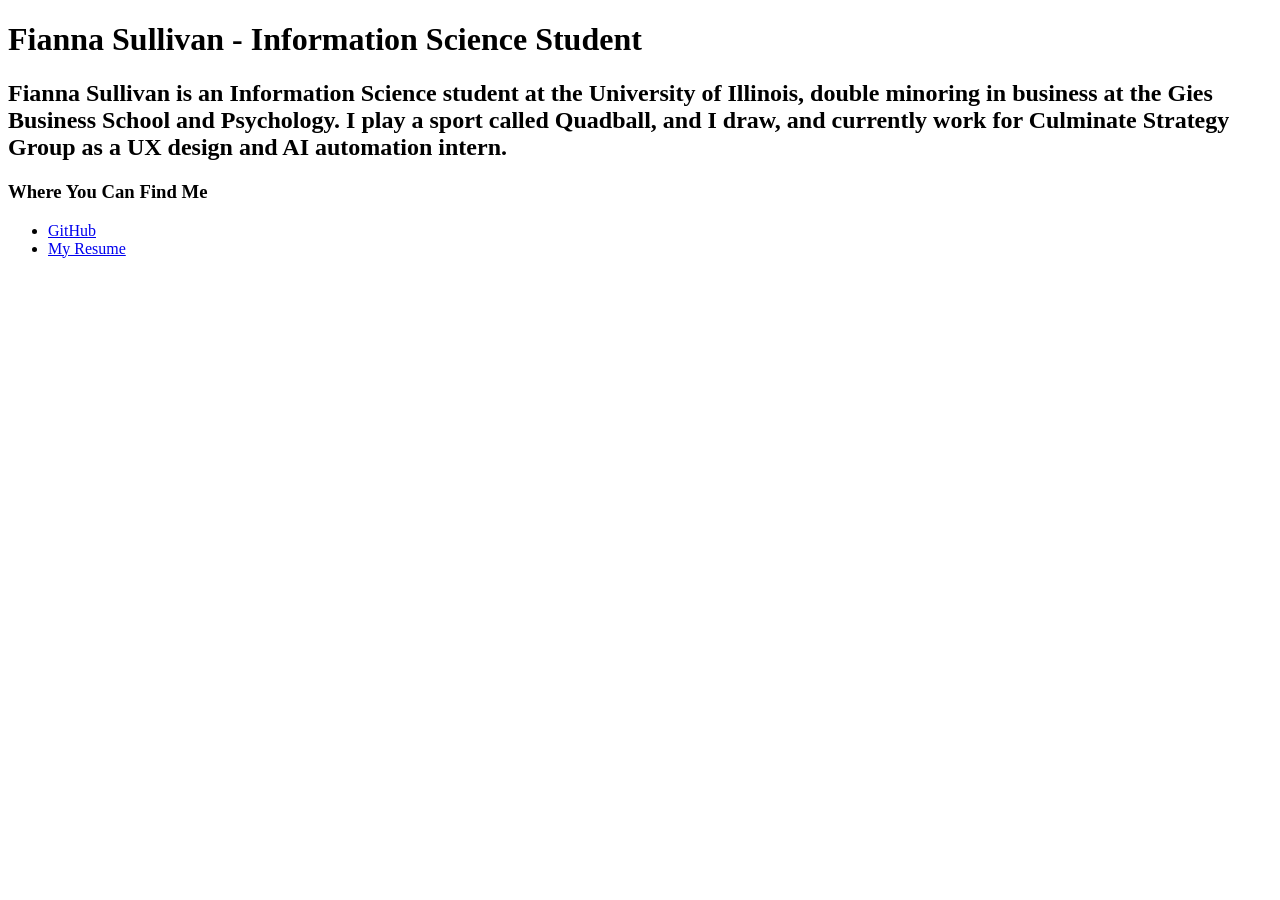
<file: index.html>
<!DOCTYPE html>
<html>
<head>
    <meta charset="UTF 8">
    <meta name = "viewport" content = "width=device-width, initial scale=1.0">
    <meta http-equiv = "X-UA-Compatible" content = 'ie=edge'>
</head>
<style>
table, th, td {
    border: 1px solid white;
}
</style>
<body>
    <header>
    <h1>Fianna Sullivan - Information Science Student</h1>
    </header>
    <main>
        <h2>Fianna Sullivan is an Information Science student at the University of Illinois, double minoring in business at the Gies Business School and Psychology. I play a sport called Quadball, and I draw, and currently work for Culminate Strategy Group as a UX design and AI automation intern.</h2>
        <h3>Where You Can Find Me</h3>
        <ul>
            <li><a href="https://github.com/fiannasullivan" target="_blank">GitHub</a></li>
            <li><a href = "Fianna_Sullivan_Resume.pdf" target = "_blank" >My Resume</a></li>
        </ul>
    </main>
</body>
</html>
</file>
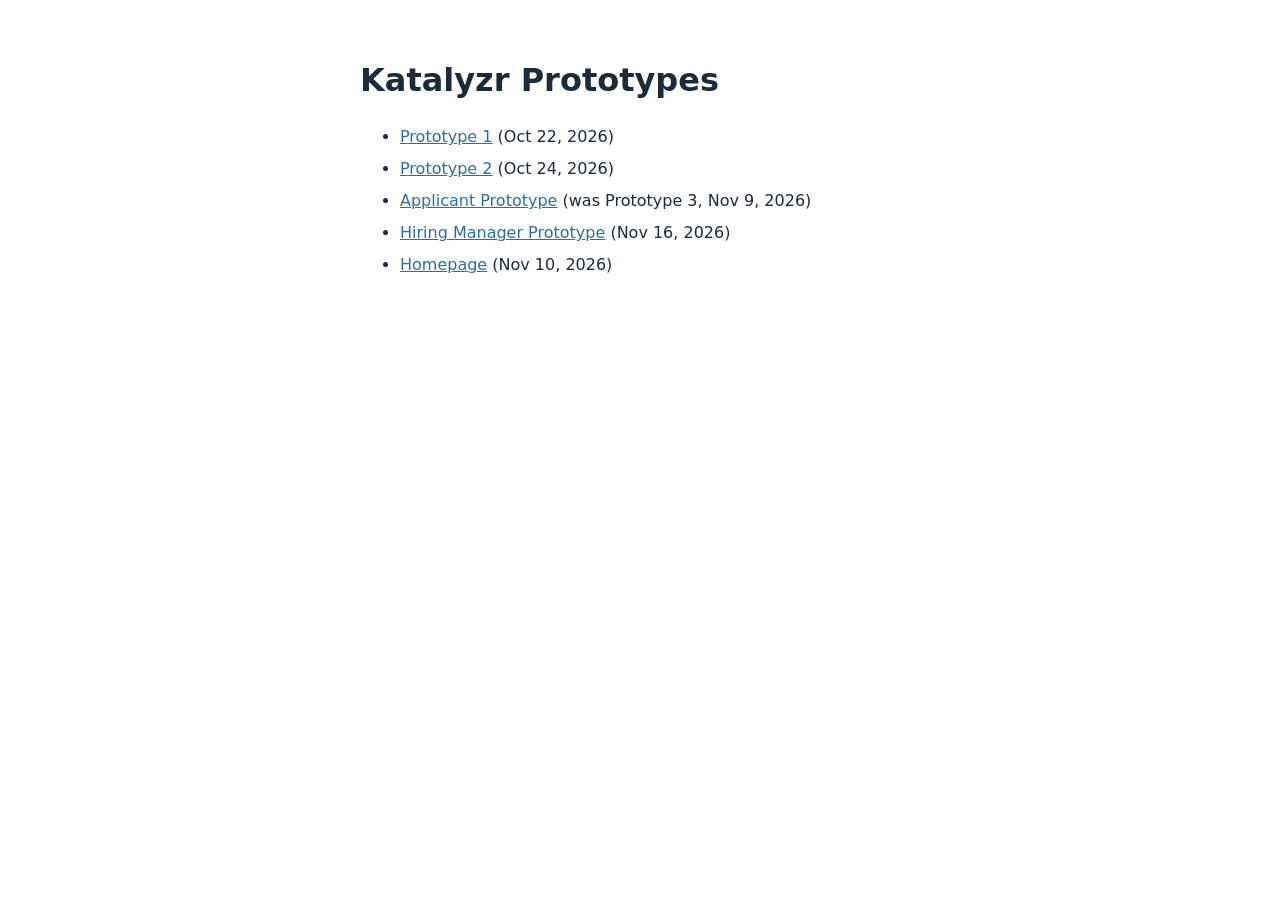
<file: katalyzr/index.html>
<!doctype html>
<html lang="en">
<head>
<meta charset="utf-8">
<meta name="viewport" content="width=device-width, initial-scale=1">
<title>Katalyzr Prototypes</title>
<style>
body{font:16px/1.5 system-ui,sans-serif;max-width:560px;margin:56px auto;padding:0 16px;color:#1b2b3c}
a{color:#2e6da4}
li{margin:8px 0}
</style>
</head>
<body>
<h1>Katalyzr Prototypes</h1>
<ul>
<li><a href="prototype-1.html">Prototype 1</a> (Oct 22, 2026)</li>
<li><a href="prototype-2.html">Prototype 2</a> (Oct 24, 2026)</li>
<li><a href="applicant/">Applicant Prototype</a> (was Prototype 3, Nov 9, 2026)</li>
<li><a href="hiring-manager/">Hiring Manager Prototype</a> (Nov 16, 2026)</li>
<li><a href="home/">Homepage</a> (Nov 10, 2026)</li>
</ul>
</body>
</html>
</file>
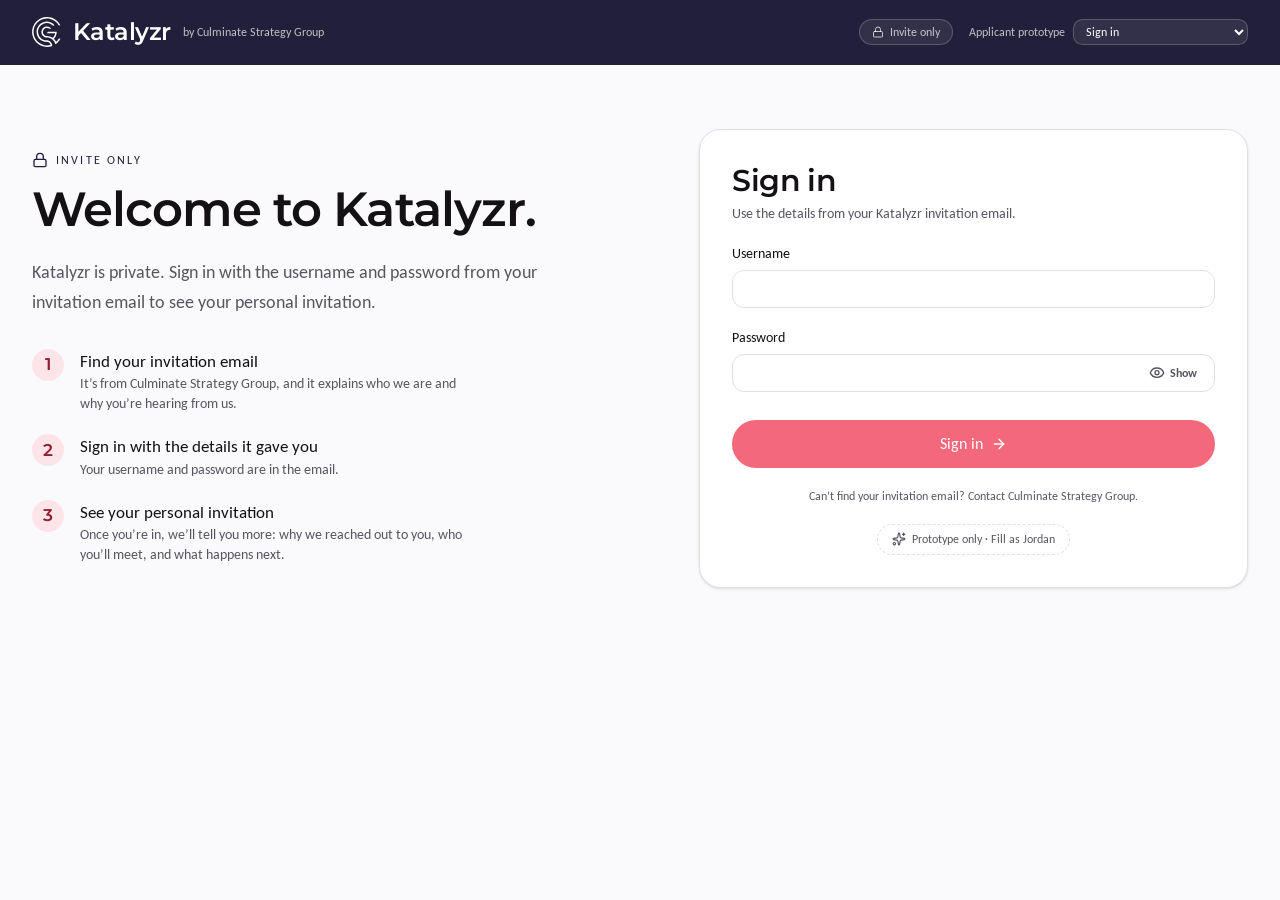
<file: katalyzr/applicant/index.html>
<!DOCTYPE html>
<html lang="en" class="_8NX9hq_variable YQIu9G_variable">
<head>
  <meta charset="utf-8">
  <meta name="viewport" content="width=device-width, initial-scale=1">
  <title>Katalyzr — Applicant Prototype</title>
  <meta name="description" content="Katalyzr by Culminate Strategy Group: an invite-only introduction between exceptional talent and the hiring manager who shares their mindset.">
  <meta name="theme-color" content="#221f3b">
  <meta name="color-scheme" content="light">
  <meta name="robots" content="noindex, nofollow">
  <link rel="preconnect" href="https://fonts.googleapis.com">
  <link rel="preconnect" href="https://fonts.gstatic.com" crossorigin>
  <link rel="stylesheet" href="https://fonts.googleapis.com/css2?family=Montserrat:wght@400;500;600;700&family=Carlito:ital,wght@0,400;0,700;1,400&display=swap">
  <link rel="stylesheet" href="styles.css?v=26">
  <link rel="stylesheet" href="brand.css?v=26">
</head>
<body class="antialiased">
  <div id="root"></div>
  <script src="../accounts.js?v=1"></script>
  <script src="../linkedin-pdf.js?v=1"></script>
  <script src="app.js?v=26"></script>
</body>
</html>
</file>
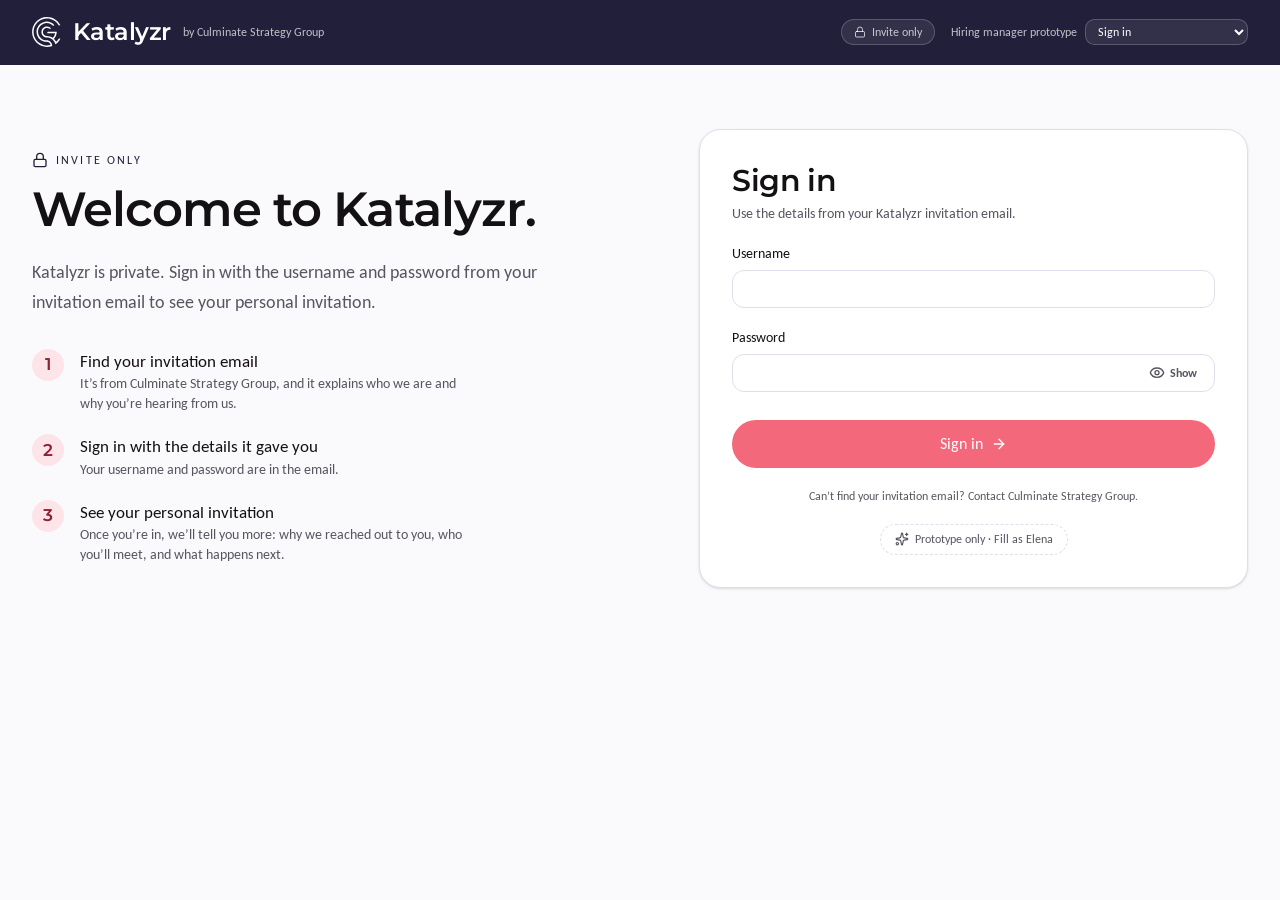
<file: katalyzr/hiring-manager/index.html>
<!DOCTYPE html>
<html lang="en" class="_8NX9hq_variable YQIu9G_variable">
<head>
  <meta charset="utf-8">
  <meta name="viewport" content="width=device-width, initial-scale=1">
  <title>Katalyzr — Hiring Manager Prototype</title>
  <meta name="description" content="Katalyzr by Culminate Strategy Group: the hiring manager side of an invite-only introduction.">
  <meta name="theme-color" content="#221f3b">
  <meta name="color-scheme" content="light">
  <meta name="robots" content="noindex, nofollow">
  <link rel="preconnect" href="https://fonts.googleapis.com">
  <link rel="preconnect" href="https://fonts.gstatic.com" crossorigin>
  <link rel="stylesheet" href="https://fonts.googleapis.com/css2?family=Montserrat:wght@400;500;600;700&family=Carlito:ital,wght@0,400;0,700;1,400&display=swap">
  <link rel="stylesheet" href="styles.css?v=1">
  <link rel="stylesheet" href="brand.css?v=1">
</head>
<body class="antialiased">
  <div id="root"></div>
  <script src="app.js?v=1"></script>
</body>
</html>
</file>
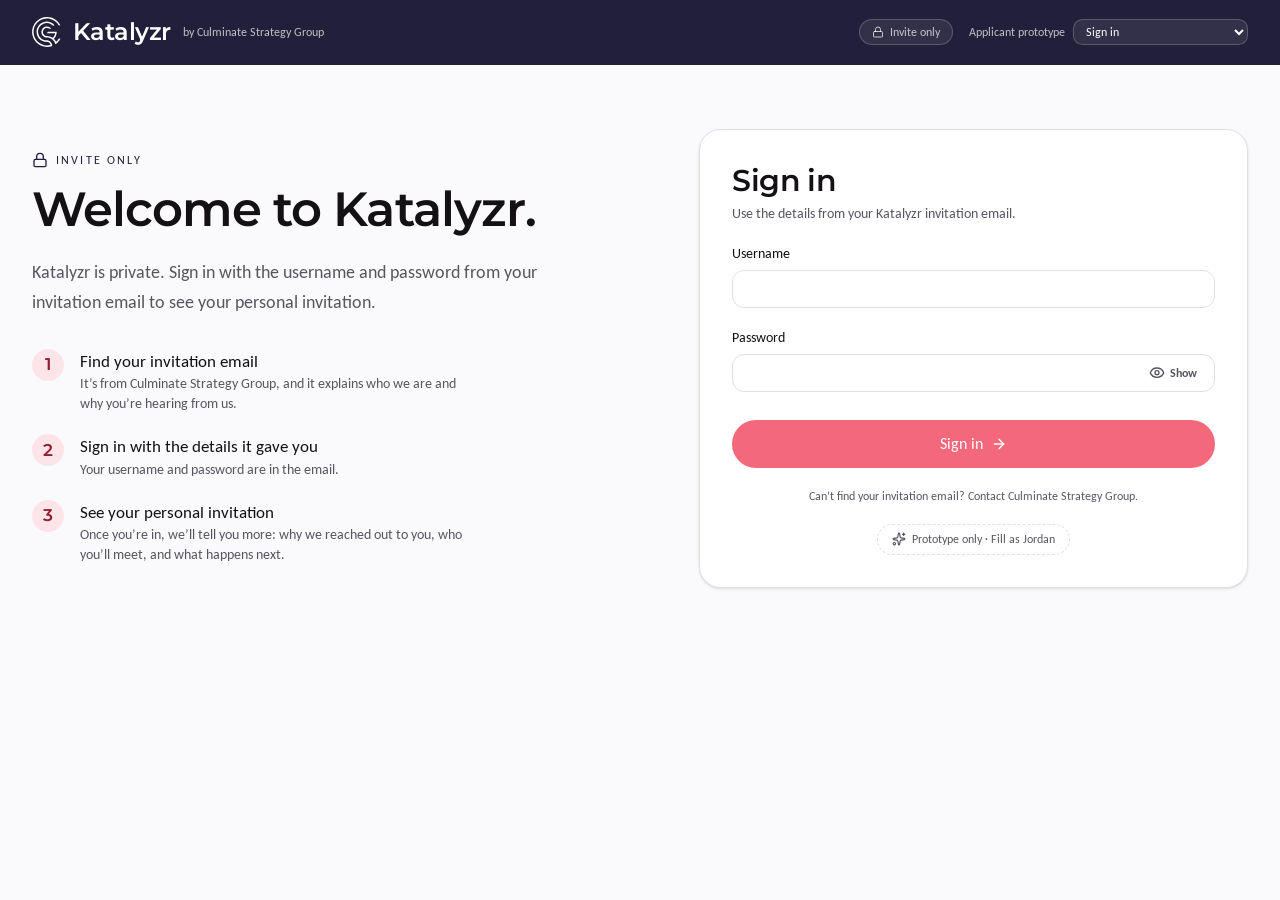
<file: katalyzr/home/index.html>
<!DOCTYPE html>
<html lang="en" class="_8NX9hq_variable YQIu9G_variable">
<head>
  <meta charset="utf-8">
  <meta name="viewport" content="width=device-width, initial-scale=1">
  <title>Katalyzr — Home</title>
  <meta name="description" content="Katalyzr by Culminate Strategy Group: your home for matches, introductions in progress, your profile and settings.">
  <meta name="theme-color" content="#221f3b">
  <meta name="color-scheme" content="light">
  <meta name="robots" content="noindex, nofollow">
  <link rel="preconnect" href="https://fonts.googleapis.com">
  <link rel="preconnect" href="https://fonts.gstatic.com" crossorigin>
  <link rel="stylesheet" href="https://fonts.googleapis.com/css2?family=Montserrat:wght@400;500;600;700&family=Carlito:ital,wght@0,400;0,700;1,400&display=swap">
  <link rel="stylesheet" href="styles.css?v=1">
  <link rel="stylesheet" href="brand.css?v=1">
  <link rel="stylesheet" href="home.css?v=8">
</head>
<body class="antialiased">
  <div id="root"></div>
  <script src="../accounts.js?v=1"></script>
  <script src="home.js?v=10"></script>
</body>
</html>
</file>
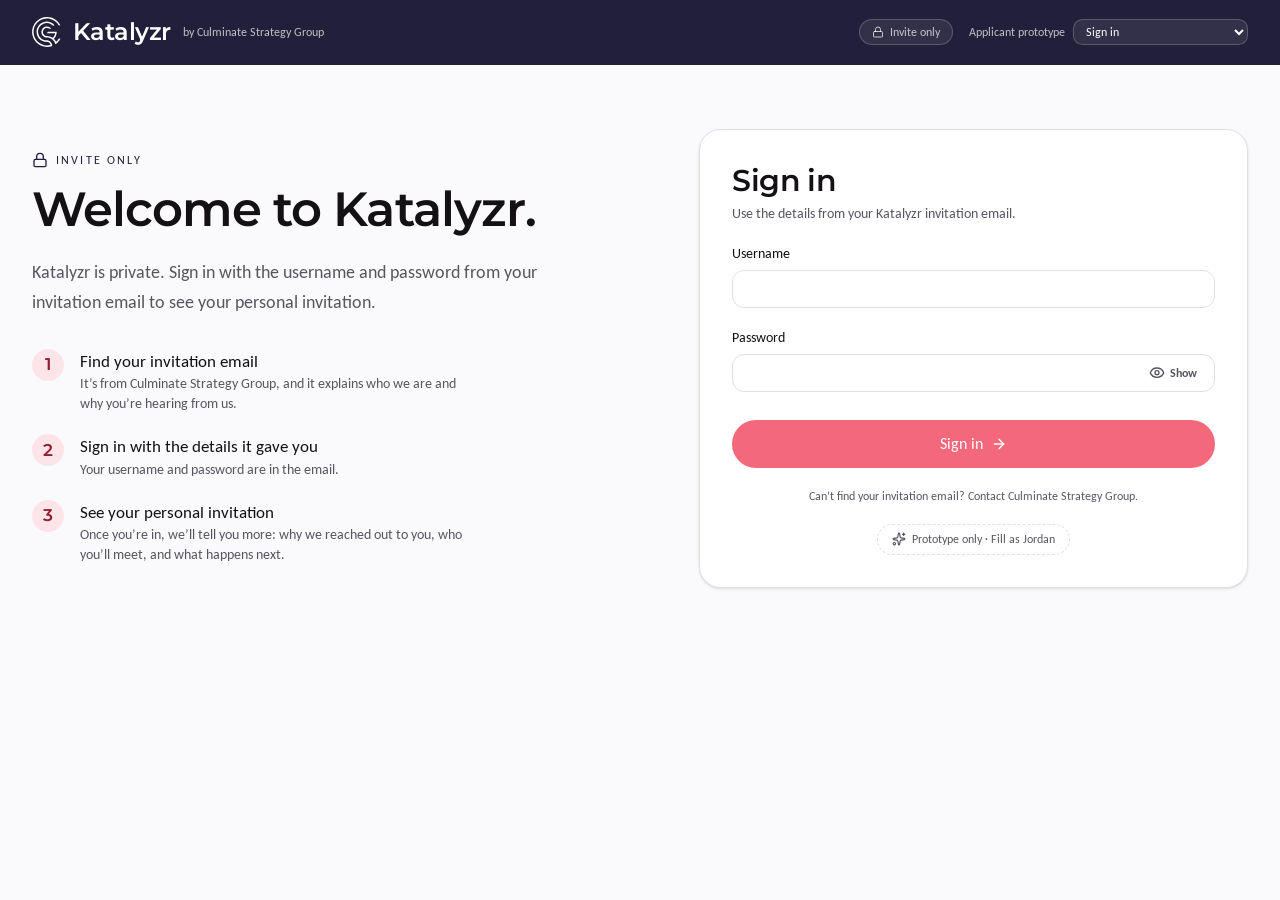
<file: katalyzr/prototype-3/index.html>
<!DOCTYPE html>
<html lang="en">
<head>
  <meta charset="utf-8">
  <title>Katalyzr — moved to the Applicant Prototype</title>
  <meta name="robots" content="noindex, nofollow">
  <!-- Prototype 3 was renamed "Applicant Prototype" and moved to ../applicant/. This keeps old links working. -->
  <script>location.replace("../applicant/" + location.search + location.hash);</script>
  <meta http-equiv="refresh" content="0; url=../applicant/">
</head>
<body><p>Prototype 3 is now the <a href="../applicant/">Applicant Prototype</a>.</p></body>
</html>
</file>
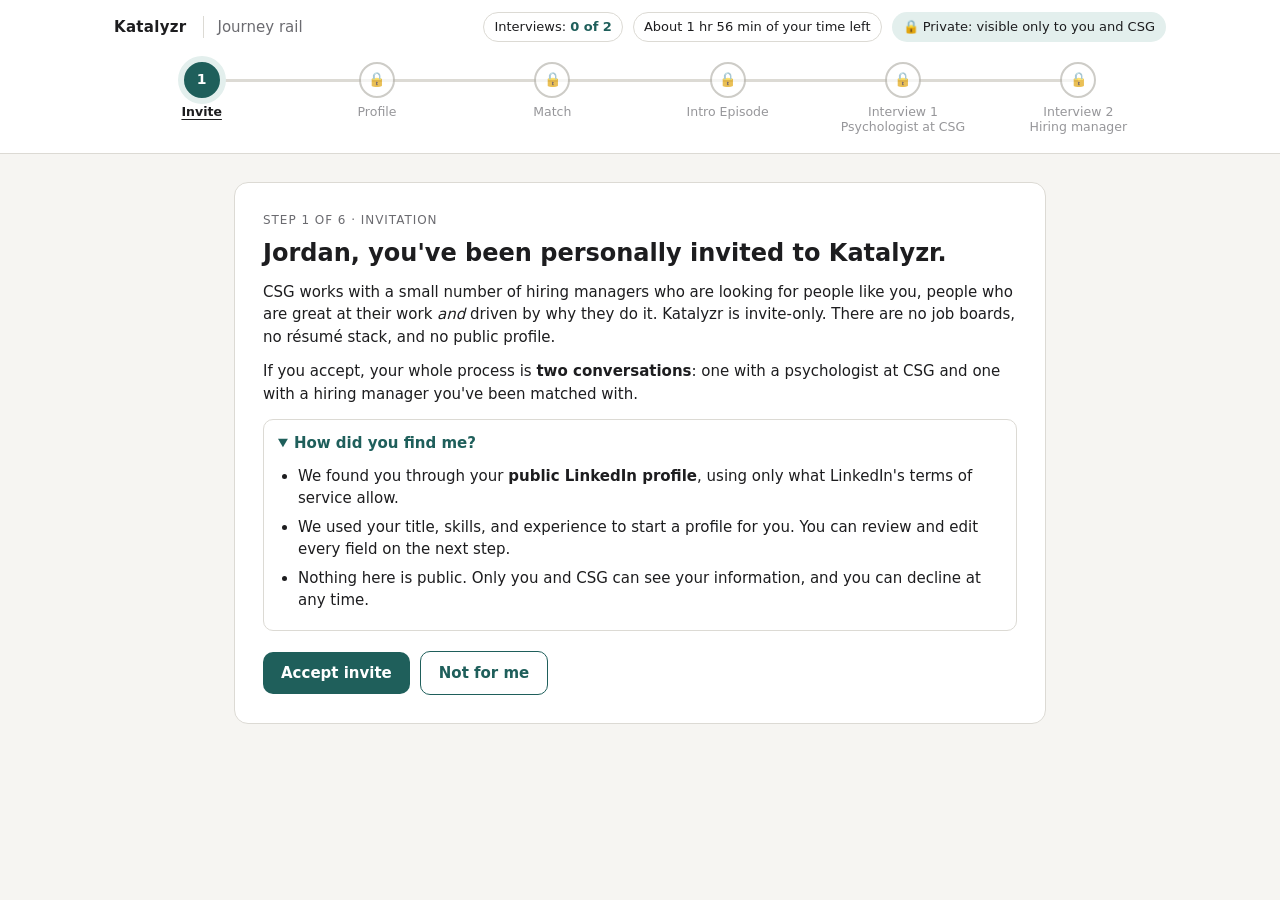
<file: katalyzr/prototype-1.html>
<!doctype html>
<html lang="en">
<head>
<meta charset="utf-8">
<meta name="viewport" content="width=device-width, initial-scale=1">
<title>Katalyzr Prototype 1</title>
<style>
:root{
  --bg:#f6f5f2; --panel:#ffffff; --ink:#1d1d1f; --muted:#6b6b70; --line:#dcdad4;
  --accent:#1f5f5b; --accent-soft:#e3efed; --done:#2e7d4f; --locked:#b9b7b0; --warn:#8a5a00;
}
@media (prefers-color-scheme: dark){
  :root:not([data-theme="light"]){
    --bg:#16171a; --panel:#1f2024; --ink:#ececee; --muted:#a3a3a8; --line:#34353a;
    --accent:#6cc2b9; --accent-soft:#1f3633; --done:#6fcf97; --locked:#55565c; --warn:#e0b25c;
  }
}
:root[data-theme="dark"]{
  --bg:#16171a; --panel:#1f2024; --ink:#ececee; --muted:#a3a3a8; --line:#34353a;
  --accent:#6cc2b9; --accent-soft:#1f3633; --done:#6fcf97; --locked:#55565c; --warn:#e0b25c;
}
*{box-sizing:border-box}
body{margin:0;background:var(--bg);color:var(--ink);font:15px/1.5 system-ui,-apple-system,"Segoe UI",sans-serif}
button{font:inherit;cursor:pointer}
.top{position:sticky;top:0;z-index:5;background:var(--panel);border-bottom:1px solid var(--line)}
.bar{max-width:1100px;margin:0 auto;padding:12px 24px;display:flex;align-items:center;gap:16px;flex-wrap:wrap}
.logo{font-weight:700;letter-spacing:.02em}
.ptitle{font-size:15px;font-weight:500;color:var(--muted);margin:0;padding-left:14px;border-left:1px solid var(--line)}
.status{margin-left:auto;display:flex;gap:10px;align-items:center;flex-wrap:wrap;font-size:13px}
.pill{border:1px solid var(--line);border-radius:999px;padding:4px 10px;white-space:nowrap}
.pill strong{color:var(--accent)}
.pill.private{background:var(--accent-soft);border-color:transparent}
.rail{max-width:1100px;margin:0 auto;padding:8px 24px 18px;display:grid;grid-template-columns:repeat(6,1fr);position:relative}
.rail::before{content:"";position:absolute;left:calc(24px + 100%/12 - 4px);right:calc(24px + 100%/12 - 4px);top:25px;height:3px;background:var(--line)}
.fill{position:absolute;left:calc(24px + (100% - 48px)/12);top:25px;height:3px;background:var(--done);transition:width .4s}
.stop{position:relative;display:flex;flex-direction:column;align-items:center;gap:6px;background:none;border:0;color:var(--muted);padding:0 4px;text-align:center}
.dot{width:36px;height:36px;border-radius:50%;display:grid;place-items:center;background:var(--panel);border:2px solid var(--locked);font-size:14px;font-weight:600;transition:.2s}
.stop .lbl{font-size:12.5px;line-height:1.25}
.stop.done .dot{border-color:var(--done);background:var(--done);color:#fff}
.stop.done{color:var(--ink);cursor:pointer}
.stop .bk{display:none}
.stop.done:hover .dot,.stop.done:focus-visible .dot{box-shadow:0 0 0 5px color-mix(in srgb,var(--done) 25%,transparent);transform:scale(1.08)}
.stop.done:hover .ck,.stop.done:focus-visible .ck{display:none}
.stop.done:hover .bk,.stop.done:focus-visible .bk{display:inline}
.stop.done:hover .lbl{text-decoration:underline;text-underline-offset:3px}
.railhint{max-width:1100px;margin:-10px auto 0;padding:0 24px 10px;text-align:center;font-size:12.5px;color:var(--muted)}
.btnback{background:var(--panel);color:var(--ink);border:1px solid var(--ink);border-radius:10px;padding:10px 16px;font-weight:600}
.btnback:hover{background:var(--accent-soft);border-color:var(--accent);color:var(--accent)}
.stop.current .dot{border-color:var(--accent);background:var(--accent);color:#fff;box-shadow:0 0 0 6px var(--accent-soft)}
.stop.current{color:var(--ink);font-weight:600}
.stop.locked{cursor:not-allowed;opacity:.7}
.stop.viewing .lbl{text-decoration:underline;text-underline-offset:3px}
main{max-width:860px;margin:28px auto;padding:0 24px}
.card{background:var(--panel);border:1px solid var(--line);border-radius:14px;padding:28px}
.eyebrow{font-size:12px;text-transform:uppercase;letter-spacing:.08em;color:var(--muted);margin:0 0 6px}
h1{font-size:24px;margin:0 0 10px}
h2{font-size:16px;margin:22px 0 8px}
p{margin:0 0 12px}
.muted{color:var(--muted)}
.btn{background:var(--accent);color:#fff;border:0;border-radius:10px;padding:10px 18px;font-weight:600}
.btn:disabled{background:var(--locked);cursor:not-allowed}
.btn.ghost{background:none;color:var(--accent);border:1px solid var(--accent)}
.row{display:flex;gap:10px;align-items:center;flex-wrap:wrap;margin-top:20px}
details{border:1px solid var(--line);border-radius:10px;padding:12px 14px;margin:14px 0}
summary{cursor:pointer;font-weight:600;color:var(--accent)}
details ul{margin:10px 0 0;padding-left:20px}
details li{margin-bottom:6px}
.grid2{display:grid;grid-template-columns:1fr 1fr;gap:14px}
label{display:block;font-size:13px;color:var(--muted);margin-bottom:4px}
input,textarea{width:100%;font:inherit;color:var(--ink);background:var(--bg);border:1px solid var(--line);border-radius:8px;padding:9px 10px}
textarea{min-height:70px;resize:vertical}
.person{display:flex;gap:16px;align-items:center}
.avatar{width:64px;height:64px;border-radius:50%;background:var(--accent-soft);color:var(--accent);display:grid;place-items:center;font-weight:700;font-size:20px;flex:none}
.player{border:1px solid var(--line);border-radius:12px;padding:16px;margin-top:12px}
.track{height:6px;background:var(--line);border-radius:3px;overflow:hidden;margin:12px 0 6px}
.track div{height:100%;width:0;background:var(--accent);transition:width .2s linear}
.times{display:flex;justify-content:space-between;font-size:12px;color:var(--muted)}
.chapters{list-style:none;padding:0;margin:12px 0 0}
.chapters li{display:flex;gap:10px;padding:6px 0;border-top:1px solid var(--line);font-size:14px}
.chapters li span:first-child{color:var(--muted);width:44px;flex:none}
.seg{display:inline-flex;border:1px solid var(--line);border-radius:10px;overflow:hidden}
.seg button{background:none;border:0;padding:7px 12px;color:var(--ink)}
.seg button.on{background:var(--accent);color:#fff}
.calwrap{display:grid;grid-template-columns:320px 1fr;gap:24px;margin-top:8px}
.cal{border:1px solid var(--line);border-radius:12px;padding:14px}
.calhead{display:flex;align-items:center;justify-content:space-between;margin-bottom:8px}
.caltitle{font-weight:600;margin:0}
.navb{background:none;border:1px solid var(--line);border-radius:8px;width:32px;height:32px;color:var(--ink);font-size:18px}
.calgrid{display:grid;grid-template-columns:repeat(7,1fr);gap:4px;text-align:center}
.dow{font-size:11px;color:var(--muted);padding:4px 0}
.day{aspect-ratio:1;border:0;border-radius:8px;background:none;color:var(--locked);font-size:14px}
.day.avail{background:var(--accent-soft);color:var(--accent);font-weight:600}
.day.avail:hover{outline:2px solid var(--accent)}
.day.sel{background:var(--accent);color:#fff}
.day.today{box-shadow:inset 0 0 0 1px var(--muted)}
.day:disabled{cursor:default}
.legend{display:inline-block;width:12px;height:12px;border-radius:3px;background:var(--accent-soft);border:1px solid var(--accent);vertical-align:-1px}
.timepanel .slots{grid-template-columns:repeat(2,1fr);margin-top:0;align-content:start}
.timepanel .slot{text-align:center}
.slots{display:grid;grid-template-columns:repeat(3,1fr);gap:10px;margin-top:10px}
.slot{background:var(--bg);border:1px solid var(--line);border-radius:10px;padding:12px;text-align:left;color:var(--ink)}
.slot.on{border-color:var(--accent);background:var(--accent-soft);font-weight:600}
.booked{border:1px dashed var(--accent);border-radius:12px;padding:14px 16px;margin-top:16px;background:var(--accent-soft)}
.demo{background:none;border:1px dashed var(--muted);color:var(--muted);border-radius:8px;padding:6px 10px;font-size:12.5px}
.room{background:#111;border-radius:14px;padding:14px;margin-top:6px}
.tiles{display:grid;grid-template-columns:1fr 1fr;gap:12px}
.tile{aspect-ratio:16/10;background:#2a2b2f;border-radius:10px;position:relative;display:grid;place-items:center;color:#ddd;overflow:hidden}
.tile video{width:100%;height:100%;object-fit:cover;transform:scaleX(-1)}
.tile .big{width:72px;height:72px;border-radius:50%;background:#3d3f45;display:grid;place-items:center;font-size:24px;font-weight:700}
.tile .name{position:absolute;left:10px;bottom:8px;font-size:12px;background:rgba(0,0,0,.5);padding:2px 8px;border-radius:6px}
.controls{display:flex;justify-content:center;gap:10px;margin-top:12px}
.controls button{border:0;border-radius:999px;padding:8px 14px;background:#3d3f45;color:#fff;font-size:13px}
.controls .end{background:#c0392b}
.note{font-size:13px;color:var(--muted);margin-top:10px}
.recap{list-style:none;padding:0;margin:16px 0 0}
.recap li{padding:8px 0;border-top:1px solid var(--line);display:flex;gap:10px}
.recap li::before{content:"✓";color:var(--done);font-weight:700}
.toast{position:fixed;left:50%;bottom:28px;transform:translateX(-50%) translateY(20px);opacity:0;background:var(--ink);color:var(--bg);padding:10px 18px;border-radius:10px;font-size:14px;transition:.25s;pointer-events:none;z-index:10}
.toast.show{opacity:1;transform:translateX(-50%) translateY(0)}
.toast.act.show{pointer-events:auto}
.tact{margin-left:14px;background:none;border:0;color:var(--accent-soft);font-weight:700;text-decoration:underline;text-underline-offset:3px;padding:0}
.navrow{display:flex;align-items:center;gap:12px;flex-wrap:wrap;margin-bottom:14px}
.backb{background:none;border:1px solid var(--line);border-radius:8px;padding:6px 12px;color:var(--ink);font-size:13.5px}
.backb:hover{border-color:var(--accent);color:var(--accent)}
.navrow .revisit{margin:0;flex:1}
.linkb{background:none;border:0;color:var(--accent);text-decoration:underline;text-underline-offset:3px;padding:0;font-size:13.5px}
.leaveq{display:flex;justify-content:center;align-items:center;gap:10px;margin-top:12px;color:#fff;font-size:14px}
.revisit{font-size:13px;background:var(--accent-soft);border-radius:8px;padding:8px 12px;margin-bottom:14px}
fieldset.skills{border:0;margin:14px 0 0;padding:0;min-width:0}
fieldset.skills legend{padding:0;font-size:13px;color:var(--muted);margin-bottom:6px}
fieldset.skills legend span{font-size:12px}
.chips{display:flex;flex-wrap:wrap;gap:8px}
.chip{display:inline-flex;align-items:center;gap:6px;background:var(--bg);color:var(--ink);border:1px solid var(--line);border-radius:999px;padding:6px 12px;font-size:14px}
.chip:hover{border-color:var(--accent)}
.chip .box{width:14px;height:14px;border:1.5px solid var(--muted);border-radius:4px;display:grid;place-items:center;font-size:10px;line-height:1;flex:none}
.chip[aria-pressed="true"]{background:var(--accent-soft);border-color:var(--accent);color:var(--accent);font-weight:600}
.chip[aria-pressed="true"] .box{background:var(--accent);border-color:var(--accent);color:#fff}
.chipadd{display:inline-flex;align-items:center;border:1px dashed var(--line);border-radius:999px;padding:0 4px 0 12px;background:var(--bg)}
.chipadd:focus-within{border-color:var(--accent)}
.chipadd input{width:130px;border:0;background:none;padding:6px 0;font-size:14px;outline:none}
.chipadd button{background:none;border:0;color:var(--accent);font-weight:700;font-size:16px;padding:2px 8px}
</style>
</head>
<body>
<div class="top">
  <div class="bar">
    <span class="logo">Katalyzr</span><h1 class="ptitle">Journey rail</h1>
    <div class="status">
      <span class="pill">Interviews: <strong id="ivCount">0 of 2</strong></span>
      <span class="pill" id="timeLeft"></span>
      <span class="pill private">🔒 Private: visible only to you and CSG</span>
    </div>
  </div>
  <nav class="rail" id="rail" aria-label="Your hiring journey"><div class="fill" id="fill"></div></nav>
  <div class="railhint" id="railhint"></div>
</div>
<main id="main"></main>
<div class="toast" id="toast" role="status"></div>

<script>
const STOPS = [
  {key:"invite",  label:"Invite",                 mins:2},
  {key:"profile", label:"Profile",                mins:3},
  {key:"match",   label:"Match",                  mins:3},
  {key:"episode", label:"Intro Episode",          mins:3},
  {key:"int1",    label:"Interview 1<br>Psychologist at CSG", mins:45},
  {key:"int2",    label:"Interview 2<br>Hiring manager",      mins:60},
];
const DOW=["Sun","Mon","Tue","Wed","Thu","Fri","Sat"];
const MON=["Jan","Feb","Mar","Apr","May","Jun","Jul","Aug","Sep","Oct","Nov","Dec"];
const MONTH_FULL=["January","February","March","April","May","June","July","August","September","October","November","December"];
const TODAY=new Date(2026,9,21);
const key=d=>d.getFullYear()+"-"+(d.getMonth()+1)+"-"+d.getDate();
const fromKey=k=>{const [y,m,d]=k.split("-").map(Number);return new Date(y,m-1,d);};
const label=d=>DOW[d.getDay()]+", "+MON[d.getMonth()]+" "+d.getDate();
// Open times for a given interview and date ([] = unavailable)
function openTimes(n,d){
  const wd=d.getDay(); if(wd===0||wd===6||d<=TODAY) return [];
  if(n===1){
    const start=new Date(2026,9,26), end=new Date(2026,10,13);
    if(d<start||d>end||[30].includes(d.getDate())&&d.getMonth()===9||key(d)==="2026-11-11") return [];
    const base=["9:30 AM","11:00 AM","1:30 PM","4:00 PM"]; base.splice(d.getDate()%4,1); return base;
  } else {
    const b=S.int[1].date?fromKey(S.int[1].date):new Date(2026,9,28);
    const start=new Date(b.getFullYear(),b.getMonth(),b.getDate()+3), end=new Date(2026,10,25);
    if(d<start||d>end||key(d)==="2026-11-11") return [];
    const base=["10:00 AM","2:00 PM","3:30 PM"]; base.splice(d.getDate()%3,1); return base;
  }
}

const S = {
  reached:0, viewing:0, finished:false, interviews:0,
  profile:{name:"Jordan Reyes", role:"Senior Product Designer", techSkills:["Service design","Research synthesis","Design systems"], personalSkills:["Facilitation","Active listening","Giving clear feedback"], motivation:"Building products that make complicated systems feel human."},
  profileAI:null,
  episodeStarted:false, mode:"highlight", pos:0, playing:false, timer:null,
  int:{1:{slot:null,date:null,time:null,month:null,booked:false,open:false,inRoom:false,done:false},2:{slot:null,date:null,time:null,month:null,booked:false,open:false,inRoom:false,done:false}},
  stream:null
};

// Preset words for the profile's skill pickers
const TECH_SKILLS = ["Service design","Research synthesis","Design systems","Prototyping","Interaction design","Usability testing","Information architecture","Accessibility","Visual design","Data analysis"];
const PERSONAL_SKILLS = ["Facilitation","Active listening","Giving clear feedback","Collaboration","Empathy","Storytelling","Mentoring","Adaptability","Conflict resolution"];

const $ = id => document.getElementById(id);

// A group of clickable skill boxes: presets plus anything the person added themselves
function chipPicker(id,label,presets,selected){
  const all=[...presets,...selected.filter(s=>!presets.includes(s))];
  return `<fieldset class="skills" id="${id}"><legend>${label} <span>· click to select, or add your own</span></legend><div class="chips">
    ${all.map(s=>chipBtn(s,selected.includes(s))).join("")}
    <span class="chipadd"><input aria-label="Add your own ${label.toLowerCase()}" placeholder="Add your own"><button type="button" aria-label="Add">+</button></span>
  </div></fieldset>`;
}
function chipBtn(s,on){return `<button type="button" class="chip" aria-pressed="${on}" data-skill="${esc(s)}"><span class="box" aria-hidden="true">${on?"✓":""}</span>${esc(s)}</button>`;}
function wireChips(id){
  const fs=$(id), add=fs.querySelector(".chipadd"), inp=add.querySelector("input");
  fs.addEventListener("click",e=>{
    const c=e.target.closest(".chip"); if(!c) return;
    const on=c.getAttribute("aria-pressed")!=="true";
    c.setAttribute("aria-pressed",on); c.querySelector(".box").textContent=on?"✓":"";
  });
  const addOne=()=>{
    const v=inp.value.trim(); if(!v) return;
    const ex=[...fs.querySelectorAll(".chip")].find(c=>c.dataset.skill.toLowerCase()===v.toLowerCase());
    if(ex){ if(ex.getAttribute("aria-pressed")!=="true") ex.click(); }
    else add.insertAdjacentHTML("beforebegin",chipBtn(v,true));
    inp.value=""; inp.focus();
  };
  add.querySelector("button").onclick=addOne;
  inp.addEventListener("keydown",e=>{ if(e.key==="Enter"&&!e.isComposing){e.preventDefault();addOne();} });
}
const pickedChips = id => [...$(id).querySelectorAll('.chip[aria-pressed="true"]')].map(c=>c.dataset.skill);
// toast(message, [actionLabel, actionFn]) — an action (e.g. "Undo") keeps it up longer
function toast(msg,action,fn){
  const t=$("toast"); t.innerHTML=""; t.append(msg);
  if(action){const b=document.createElement("button");b.className="tact";b.textContent=action;
    b.onclick=()=>{t.classList.remove("show");fn();};t.append(b);}
  t.classList.toggle("act",!!action); t.classList.add("show");
  clearTimeout(t._h); t._h=setTimeout(()=>t.classList.remove("show"),action?6000:2400);
}
function esc(s){return s.replace(/[&<>"]/g,c=>({"&":"&amp;","<":"&lt;",">":"&gt;",'"':"&quot;"}[c]));}
function fmt(sec){sec=Math.floor(sec);return Math.floor(sec/60)+":"+String(sec%60).padStart(2,"0");}

function renderStatus(){
  $("ivCount").textContent = S.interviews+" of 2";
  const left = S.finished ? 0 : STOPS.slice(S.reached).reduce((a,s)=>a+s.mins,0);
  const h=Math.floor(left/60), m=left%60;
  $("timeLeft").textContent = S.finished ? "Process complete" : "About "+(h?h+" hr ":"")+(m?m+" min":"")+" of your time left";
}

function renderRail(){
  const rail=$("rail"); rail.querySelectorAll(".stop").forEach(n=>n.remove());
  STOPS.forEach((s,i)=>{
    const done = S.finished || i<S.reached;
    const current = !S.finished && i===S.reached;
    const locked = i>S.reached;
    const b=document.createElement("button");
    b.className="stop "+(done?"done":current?"current":"locked")+(i===S.viewing&&!S.finished?" viewing":"");
    b.innerHTML=`<span class="dot">${done?'<span class="ck">✓</span><span class="bk">↩</span>':locked?"🔒":i+1}</span><span class="lbl">${s.label}</span>`;
    if(done) b.title="Go back to "+s.label.replace("<br>"," – ");
    b.setAttribute("aria-label",s.label.replace("<br>"," – ")+(done?" (completed)":locked?" (locked)":" (current)"));
    b.onclick=()=>{ if(locked){toast("Finish the current step to unlock this one.");return;} S.viewing=i; S.finished? showStop(i,true) : render(); };
    rail.appendChild(b);
  });
  $("railhint").innerHTML = S.reached>0||S.finished ? "Tip: click any green <b>✓</b> step to go back to it." : "";
  const pct = S.finished?1:S.reached/(STOPS.length-1);
  $("fill").style.width = `calc((100% - 48px) * ${5/6} * ${pct})`;
}

function advance(){
  stopAudio();
  if(S.reached<STOPS.length-1){S.reached++; S.viewing=S.reached;}
  render(); window.scrollTo({top:0,behavior:"smooth"});
}

function render(){renderStatus();renderRail();showStop(S.viewing,false);}

// Escape route shown above every step: Back to the previous stop, plus a way back to where you were
function nav(i){
  const back = "";
  let note="";
  if(S.finished) note=`<div class="revisit">Looking back at a completed step. <button class="demo" onclick="S.viewing=-1;showDone();renderRail()">Back to summary →</button></div>`;
  else if(i<S.reached) note=`<div class="revisit">You're revisiting a completed step. Changes here are saved. <button class="demo" onclick="S.viewing=S.reached;render()">Back to current step →</button></div>`;
  return (back||note) ? `<div class="navrow">${back}${note}</div>` : "";
}
// Puts a "← Back" button at the start of the card's main action row
function addCardBack(i){
  if(i<=0) return;
  const rows=$("main").querySelectorAll(".card > .row"); const row=rows[rows.length-1]; if(!row) return;
  const b=document.createElement("button"); b.className="btnback"; b.textContent="← Back";
  b.title="Go back to "+STOPS[i-1].label.replace("<br>"," – "); b.onclick=()=>goBack(i);
  row.prepend(b);
}
function goBack(i){ stopAudio(); S.viewing=i-1; if(S.finished){renderRail();showStop(i-1,true);} else render(); window.scrollTo({top:0,behavior:"smooth"}); }
const revisitNote = nav;

function showStop(i,fromDone){
  const m=$("main"), k=STOPS[i].key;
  if(S.finished && !fromDone){ return showDone(); }
  let h = nav(i);
  const isPast = i<S.reached || S.finished;

  if(k==="invite"){
    h+=`<div class="card"><p class="eyebrow">Step 1 of 6 · Invitation</p>
    <h1>Jordan, you've been personally invited to Katalyzr.</h1>
    <p>CSG works with a small number of hiring managers who are looking for people like you, people who are great at their work <em>and</em> driven by why they do it. Katalyzr is invite-only. There are no job boards, no résumé stack, and no public profile.</p>
    <p>If you accept, your whole process is <strong>two conversations</strong>: one with a psychologist at CSG and one with a hiring manager you've been matched with.</p>
    <details open><summary>How did you find me?</summary><ul>
      <li>We found you through your <strong>public LinkedIn profile</strong>, using only what LinkedIn's terms of service allow.</li>
      <li>We used your title, skills, and experience to start a profile for you. You can review and edit every field on the next step.</li>
      <li>Nothing here is public. Only you and CSG can see your information, and you can decline at any time.</li>
    </ul></details>
    <div class="row">${isPast?`<span class="muted">✓ Invite accepted</span>`:`<button class="btn" id="accept">Accept invite</button><button class="btn ghost" onclick="toast('No problem. Your data will be deleted and you won\\'t hear from us again.')">Not for me</button>`}</div></div>`;
    m.innerHTML=h; if($("accept")) $("accept").onclick=()=>{advance();toast("Invite accepted. Welcome to Katalyzr.","Undo",()=>{S.reached=0;S.viewing=0;render();toast("Invite not accepted yet. Take your time.");});};
  }

  if(k==="profile"){
    const p=S.profile;
    h+=`<div class="card"><p class="eyebrow">Step 2 of 6 · Your profile</p>
    <h1>Does this sound like you?</h1>
    <p class="muted">We filled this in from your public LinkedIn. Change anything that's off. This is what the matching uses, along with what motivates you.</p>
    ${JSON.stringify(p)!==JSON.stringify(S.profileAI)?`<p style="font-size:13.5px">You've edited this profile. <button class="linkb" id="resetAI">Reset to what we filled in</button></p>`:""}
    <div class="grid2" style="margin-top:16px">
      <div><label for="f1">Name</label><input id="f1" value="${esc(p.name)}"></div>
      <div><label for="f2">Current role</label><input id="f2" value="${esc(p.role)}"></div>
    </div>
    ${chipPicker("f3","Technical skills",TECH_SKILLS,p.techSkills)}
    ${chipPicker("f5","Personal skills",PERSONAL_SKILLS,p.personalSkills)}
    <div style="margin-top:14px"><label for="f4">What motivates you at work? (in your words)</label><textarea id="f4">${esc(p.motivation)}</textarea></div>
    <div class="row"><button class="btn" id="conf">${isPast?"Save changes":"Confirm profile"}</button><span class="muted" style="font-size:13px">🔒 Never shared outside Katalyzr</span></div></div>`;
    m.innerHTML=h; addCardBack(i); wireChips("f3"); wireChips("f5");
    $("conf").onclick=()=>{
      const prev={...S.profile};
      S.profile={name:$("f1").value,role:$("f2").value,techSkills:pickedChips("f3"),personalSkills:pickedChips("f5"),motivation:$("f4").value};
      const undo=()=>{S.profile=prev;S.viewing=1;render();toast("Changes undone. You're back on your profile.");};
      if(isPast){toast("Profile updated.","Undo",undo);showStop(i,fromDone);} else {advance();toast("Profile confirmed.","Undo",undo);}
    };
    if($("resetAI")) $("resetAI").onclick=()=>{const prev={...S.profile};S.profile={...S.profileAI};showStop(i,fromDone);
      toast("Reset to the filled-in version. Save to keep it.","Undo",()=>{S.profile=prev;showStop(i,fromDone);});};
  }

  if(k==="match"){
    h+=`<div class="card"><p class="eyebrow">Step 3 of 6 · Your match</p>
    <h1>You've been matched with one hiring manager.</h1>
    <div class="person" style="margin-top:16px"><div class="avatar">DW</div>
      <div><strong style="font-size:18px">Dana Whitfield</strong><br><span class="muted">VP of Product · Meridian Health · Chicago (hybrid)</span><br><span style="font-size:14px">Role: Principal Product Designer, Care Experience</span></div></div>
    <details id="why" open><summary>Why you were paired</summary><ul>
      <li><strong>Shared motivation:</strong> You both describe the goal of your work as making complicated systems feel human. Dana talks about this a lot on her podcast episode.</li>
      <li><strong>Skills she needs:</strong> Her team is rebuilding patient scheduling and needs someone strong in service design and research synthesis. Those are your top two skills.</li>
      <li><strong>How you like to work:</strong> You both prefer small teams, direct feedback, and time to think before deciding.</li>
    </ul><p class="note">Matching does not use age, gender, race, or other demographic factors, and it doesn't reward simply being similar to the hiring manager. Dana sees these same three reasons, nothing more.</p></details>
    <div class="row">${isPast?`<span class="muted">✓ Match viewed</span>`:`<button class="btn" id="go">Continue to intro episode</button>`}</div></div>`;
    m.innerHTML=h; addCardBack(i);
    $("why").querySelector("summary").addEventListener("click",()=>{ if(!$("why").open) toast("Showing why you were paired."); });
    if($("go")) $("go").onclick=()=>advance();
  }

  if(k==="episode"){
    const dur = S.mode==="highlight"?180:3480;
    h+=`<div class="card"><p class="eyebrow">Step 4 of 6 · Get to know Dana</p>
    <h1>Hear from Dana before you meet her.</h1>
    <p class="muted">Dana was a guest on CSG's podcast. Start with a 3-minute highlight, or listen to the full conversation if you want more.</p>
    <div class="player">
      <div style="display:flex;justify-content:space-between;align-items:center;gap:10px;flex-wrap:wrap">
        <div><strong>Ep. 42 · Dana Whitfield on designing care people can actually use</strong></div>
        <div class="seg"><button id="mH" class="${S.mode==="highlight"?"on":""}">3-min highlight</button><button id="mF" class="${S.mode==="full"?"on":""}">Full episode (58 min)</button></div>
      </div>
      <div class="track"><div id="prog"></div></div>
      <div class="times"><span id="cur">${fmt(S.pos)}</span><span>${fmt(dur)}</span></div>
      <div class="row" style="margin-top:10px"><button class="btn" id="play">${S.playing?"❚❚ Pause":"▶ Play"}</button><span class="note" style="margin:0">Demo plays sped up.</span></div>
      <ul class="chapters">${(S.mode==="highlight"
        ?[["0:00","Why I left consulting for healthcare"],["1:05","What a great first 90 days looks like on my team"],["2:10","The kind of person I want to hire"]]
        :[["0:00","Intro"],["6:40","Why I left consulting for healthcare"],["21:15","Building a team that disagrees well"],["38:30","What a great first 90 days looks like"],["51:00","The kind of person I want to hire"]]
      ).map(c=>`<li data-t="${c[0]}"><span>${c[0]}</span><span>${c[1]}</span></li>`).join("")}</ul>
    </div>
    <div class="row">${isPast?`<span class="muted">✓ Episode started</span>`:`<button class="btn" id="go" ${S.episodeStarted?"":"disabled"}>Continue to Interview 1</button>${S.episodeStarted?"":`<span class="muted" style="font-size:13px">Press play to continue</span>`}`}</div></div>`;
    m.innerHTML=h; addCardBack(i);
    const setMode=md=>{stopAudio();S.mode=md;S.pos=0;showStop(i,fromDone);toast(md==="highlight"?"Switched to 3-minute highlight.":"Switched to full episode.");};
    $("mH").onclick=()=>setMode("highlight"); $("mF").onclick=()=>setMode("full");
    $("play").onclick=()=>togglePlay(dur,i,fromDone);
    m.querySelectorAll(".chapters li").forEach(li=>li.onclick=()=>{const [mm,ss]=li.dataset.t.split(":");S.pos=(+mm)*60+(+ss);updProg(dur);toast("Jumped to "+li.dataset.t);});
    updProg(dur);
    if($("go")) $("go").onclick=()=>advance();
  }

  if(k==="int1"||k==="int2") showInterview(k==="int1"?1:2, h, isPast);
}

function updProg(dur){const p=$("prog"); if(!p) return; p.style.width=Math.min(100,S.pos/dur*100)+"%"; $("cur").textContent=fmt(S.pos);}
function togglePlay(dur,i,fromDone){
  if(S.playing){stopAudio();$("play").textContent="▶ Play";return;}
  S.playing=true; $("play").textContent="❚❚ Pause";
  if(!S.episodeStarted){S.episodeStarted=true; toast("Playing highlight. You can continue whenever you're ready."); if($("go")){$("go").disabled=false; const n=$("go").nextElementSibling; if(n) n.remove();}}
  const step = dur/60;
  S.timer=setInterval(()=>{S.pos+=step/4; if(S.pos>=dur){S.pos=dur;stopAudio();if($("play"))$("play").textContent="▶ Replay";S.pos=0;toast("Highlight finished.");} updProg(dur);},250);
}
function stopAudio(){S.playing=false;clearInterval(S.timer);}

function calendarHTML(n,st){
  if(!st.month){ // open on the month of the first available date
    const d=new Date(TODAY); for(let i=0;i<90;i++){d.setDate(d.getDate()+1); if(openTimes(n,d).length) break;}
    st.month=[d.getFullYear(),d.getMonth()];
  }
  const [y,mo]=st.month, first=new Date(y,mo,1), days=new Date(y,mo+1,0).getDate();
  let cells=DOW.map(d=>`<div class="dow">${d.slice(0,2)}</div>`).join("");
  for(let i=0;i<first.getDay();i++) cells+=`<div></div>`;
  for(let d=1;d<=days;d++){
    const dt=new Date(y,mo,d), k=key(dt), ok=openTimes(n,dt).length>0;
    cells+=`<button class="day ${ok?"avail":""} ${st.date===k?"sel":""} ${k===key(TODAY)?"today":""}" ${ok?`data-k="${k}"`:"disabled"} aria-label="${label(dt)}${ok?" (available)":" (unavailable)"}">${d}</button>`;
  }
  const times = st.date ? openTimes(n,fromKey(st.date)) : [];
  const right = st.date
    ? `<p class="caltitle" style="margin-top:6px">${label(fromKey(st.date))}</p><p class="muted" style="font-size:13px;margin-bottom:10px">Open times (Central Time)</p>
       <div class="slots">${times.map(t=>`<button class="slot ${st.time===t?"on":""}" data-t="${t}">${t}</button>`).join("")}</div>`
    : `<p class="muted" style="margin-top:40px">Pick a highlighted date to see open times.</p>`;
  return `<h2>Pick a date and time</h2><div class="calwrap">
    <div class="cal"><div class="calhead"><button class="navb" id="calPrev" aria-label="Previous month">‹</button><span class="caltitle">${MONTH_FULL[mo]} ${y}</span><button class="navb" id="calNext" aria-label="Next month">›</button></div>
      <div class="calgrid">${cells}</div>
      <p class="note" style="margin:10px 0 0"><span class="legend"></span> Available ${n===2?"(starting a few days after Interview 1)":""}</p></div>
    <div class="timepanel">${right}</div></div>`;
}

function showInterview(n, h, isPast){
  const st=S.int[n], m=$("main");
  const who = n===1
    ? {title:"Interview 1 of 2 · Psychologist at CSG", head:"A two-way check, not a test.", init:"PC", name:"Psychologist at CSG",
       body:"This is a relaxed 45-minute conversation. The psychologist helps you think through what you want from your next role and what Dana's team is really like, and she can share your strengths with Dana in your words. There's nothing to prepare and no right answers. You can also ask her anything."}
    : {title:"Interview 2 of 2 · Hiring manager", head:"Meet Dana. This is the last step.", init:"DW", name:"Dana Whitfield",
       body:"A 60-minute conversation with Dana Whitfield. She's already heard your strengths from the psychologist at CSG, in your words, so this is about getting to know each other, not proving yourself."};
  h+=`<div class="card"><p class="eyebrow">${who.title}</p><h1>${who.head}</h1><p>${who.body}</p>`;

  if(st.inRoom){
    h+=`<div class="room"><div class="tiles">
      <div class="tile" id="meTile"><div class="big">${esc(S.profile.name.split(" ").map(w=>w[0]).join("").slice(0,2))}</div><span class="name">You</span></div>
      <div class="tile"><div class="big">${who.init}</div><span class="name">${who.name}</span></div></div>
      ${st.confirmLeave
        ? `<div class="leaveq">Leave the interview? ${n===1?"This counts as finishing Interview 1.":"This finishes your process."}<button class="backb" style="color:#fff;border-color:#777" id="cancelLeave">Stay in call</button><button class="end" id="end" style="border:0;border-radius:999px;padding:8px 14px;background:#c0392b;color:#fff">Yes, leave</button></div>`
        : `<div class="controls"><button id="cam">📷 Turn on my camera</button><button onclick="toast('Mic muted (demo).')">🎙 Mute</button><button class="end" id="askLeave">Leave call</button></div>`}</div>
      <p class="note">Mock video room. Your camera is only shown on your own screen and nothing is recorded.</p>`;
  } else if(st.done){
    h+=`<div class="booked">✓ Completed · ${st.slot}</div>`;
  } else if(!st.booked){
    h+=calendarHTML(n,st)+`<div class="row"><button class="btn" id="book" ${st.time?"":"disabled"}>${st.time?"Book "+label(fromKey(st.date))+" at "+st.time:"Book this time"}</button>
      <span class="muted" style="font-size:13px">${n===1?"45":"60"} min · video call inside Katalyzr</span></div>`;
  } else {
    h+=`<div class="booked"><strong>Booked: ${st.slot} CT</strong><br>
      ${st.open?"Your room is open now.":"Your room opens at your booked time. We'll send a reminder."}</div>
      <div class="row"><button class="btn" id="join" ${st.open?"":"disabled"}>Join interview</button>
      ${st.open?"":`<button class="demo" id="skip">⏩ Prototype only: skip to booked time</button>`}
      <button class="btn ghost" id="resched">Change time</button></div>`;
  }
  h+=`</div>`;
  m.innerHTML=h; if(!st.inRoom) addCardBack(n===1?4:5);

  const re=()=>showInterview(n,revisitNote(S.viewing),isPast);
  m.querySelectorAll(".day.avail").forEach(b=>b.onclick=()=>{st.date=b.dataset.k;st.time=null;re();});
  m.querySelectorAll(".slot").forEach(b=>b.onclick=()=>{st.time=b.dataset.t;re();});
  if($("calPrev")) $("calPrev").onclick=()=>{const [y,mo]=st.month;st.month=mo===0?[y-1,11]:[y,mo-1];re();};
  if($("calNext")) $("calNext").onclick=()=>{const [y,mo]=st.month;st.month=mo===11?[y+1,0]:[y,mo+1];re();};
  if($("book")) $("book").onclick=()=>{st.slot=label(fromKey(st.date))+" · "+st.time;st.booked=true;re();
    toast("Interview booked: "+st.slot,"Undo",()=>{st.booked=false;st.open=false;re();toast("Booking undone. Pick another time.");});};
  if($("skip")) $("skip").onclick=()=>{st.open=true;toast("It's "+st.slot.split(" · ")[1]+" on "+st.slot.split(" · ")[0]+". Your room is open.");showInterview(n,revisitNote(S.viewing),isPast);};
  if($("resched")) $("resched").onclick=()=>{const was=st.slot;st.booked=false;st.open=false;re();
    toast("Pick a new time.","Keep "+was.split(" · ")[0],()=>{st.slot=was;st.booked=true;re();});};
  if($("cancelLeave")) $("cancelLeave").onclick=()=>{st.confirmLeave=false;showInterview(n,"",isPast);};
  if($("join")) $("join").onclick=()=>{
    st.inRoom=true;
    S.interviews=n; renderStatus();
    toast(n===1?"You've joined. The psychologist will be right with you.":"You've joined. Dana is here.");
    showInterview(n,"",isPast);
  };
  if($("cam")) $("cam").onclick=async()=>{
    try{ if(S.stream){S.stream.getTracks().forEach(t=>t.stop());S.stream=null;$("meTile").querySelector("video")?.remove();$("cam").textContent="📷 Turn on my camera";return;}
      S.stream=await navigator.mediaDevices.getUserMedia({video:true});
      const v=document.createElement("video");v.autoplay=true;v.muted=true;v.playsInline=true;v.srcObject=S.stream;
      const t=$("meTile");t.querySelector(".big").style.display="none";t.prepend(v);$("cam").textContent="📷 Turn off camera";
    }catch(e){toast("Camera unavailable. That's fine for this demo.");}
  };
  if($("askLeave")) $("askLeave").onclick=()=>{st.confirmLeave=true;showInterview(n,"",isPast);};
  if($("end")) $("end").onclick=()=>{
    if(S.stream){S.stream.getTracks().forEach(t=>t.stop());S.stream=null;}
    st.inRoom=false; st.done=true; st.confirmLeave=false;
    if(n===1){ S.interviews=1; toast("Interview 1 complete. Only one to go."); advance(); }
    else { S.finished=true; S.viewing=-1; toast("Interview 2 complete."); renderStatus(); renderRail(); showDone(); window.scrollTo({top:0,behavior:"smooth"}); }
  };
}

function showDone(){
  $("main").innerHTML=`<div class="card"><p class="eyebrow">Complete</p>
  <h1>That's it: two interviews.</h1>
  <p>You're done, Jordan. Dana and the psychologist at CSG will compare notes, and you'll hear back from CSG within 3 business days. There are no more rounds, take-home tests, or panels.</p>
  <ul class="recap">
    <li>Accepted your invite and saw exactly how CSG found you</li>
    <li>Confirmed your profile in your own words</li>
    <li>Matched with Dana Whitfield, and saw why</li>
    <li>Heard Dana's story before meeting her</li>
    <li>Interview 1 with the psychologist at CSG · ${S.int[1].slot}</li>
    <li>Interview 2 with Dana Whitfield · ${S.int[2].slot}</li>
  </ul>
  <p class="note">Click any stop on the rail to look back. 🔒 Everything stays private between you and CSG.</p>
  <div class="row"><button class="btnback" onclick="goBack(6)">← Back</button><button class="btn ghost" onclick="location.reload()">Restart demo</button></div></div>`;
}

S.profileAI={...S.profile};
render();
</script>
</body>
</html>
</file>
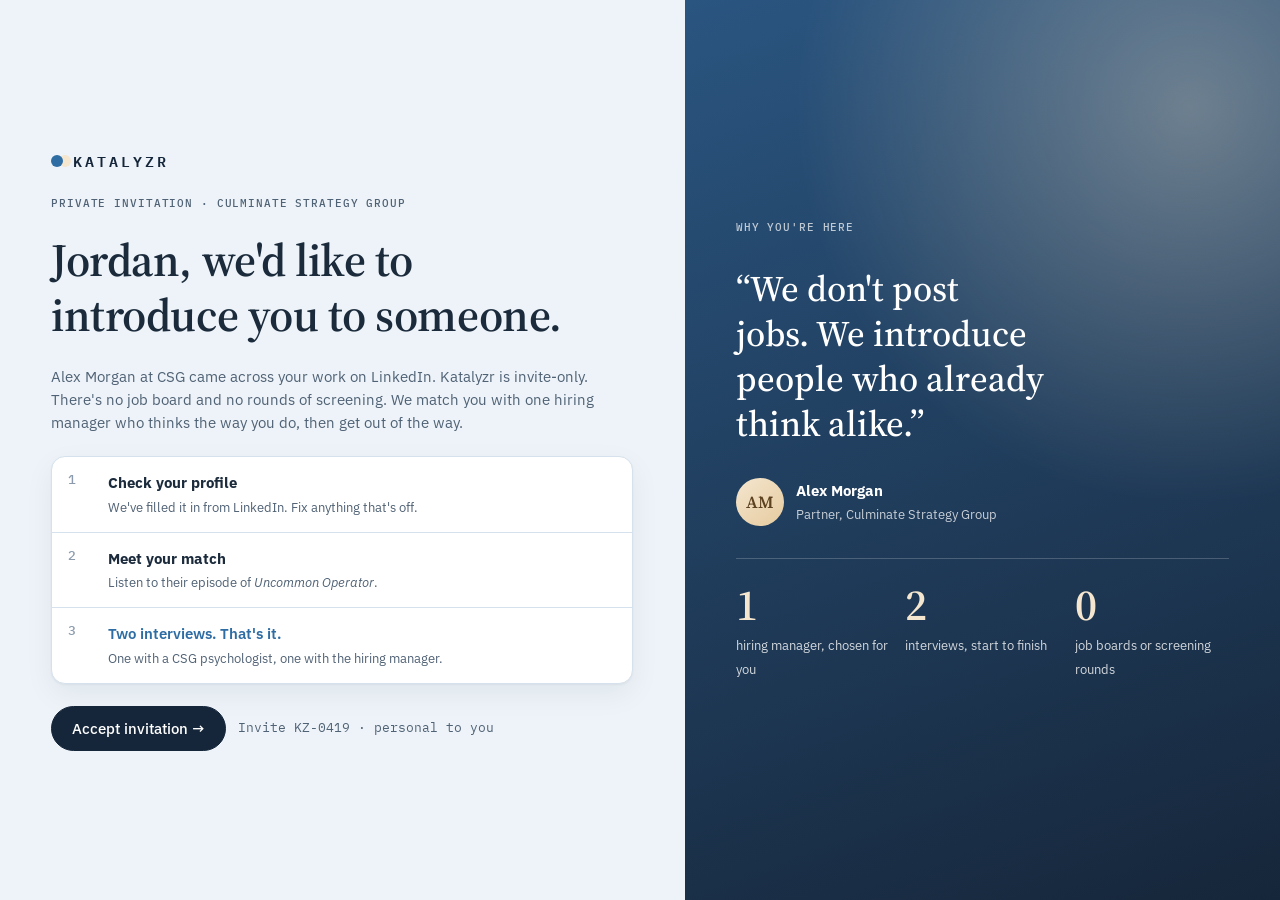
<file: katalyzr/prototype-2.html>
<!doctype html><html><head><meta charset=utf8><meta name=viewport content="width=device-width,initial-scale=1,viewport-fit=cover"><style>:root{color-scheme:light;box-sizing:border-box;padding-top:env(safe-area-inset-top,0px);padding-bottom:env(safe-area-inset-bottom,0px)}html{scroll-padding-top:env(safe-area-inset-top,0px)}body{margin:0;padding:0;font:14px -apple-system,BlinkMacSystemFont,sans-serif;background:#fff;color:#000}img{max-width:100%}[hidden]:not([hidden=until-found i]){display:none!important}</style></head><body>
<meta charset="utf-8">
<title>Katalyzr Prototype 2</title>
<link rel="preconnect" href="https://fonts.googleapis.com">
<link rel="stylesheet" href="https://fonts.googleapis.com/css2?family=IBM+Plex+Mono:wght@400;500&family=IBM+Plex+Sans:wght@400;500;600;700&family=Source+Serif+4:opsz,wght@8..60,500;8..60,600&display=swap">
<style>
/* Layout: fixed left sidebar (doubles as progress), full-width main column. Calm light-blue ground, navy ink, a little sand for warmth. Single light look on purpose. */
:root{
  color-scheme:light;
  --paper:#edf3f8; --card:#ffffff; --ink:#1b2b3c; --ink2:#506275; --ink3:#8b9bad;
  --line:#d5e1ec; --fill:#e4edf5; --accent:#2e6da4; --accent-soft:#deebf7; --ok:#2f7d5b; --bad:#c94a4a;
  --navy:#16263a; --sand:#f4e6cf; --sand-ink:#8a6532;
  --f:'IBM Plex Sans',system-ui,-apple-system,'Segoe UI',sans-serif;
  --disp:'Source Serif 4',Georgia,'Times New Roman',serif;
  --mono:'IBM Plex Mono',ui-monospace,Consolas,monospace;
  --sb:256px; --r:14px;
  --shadow:0 1px 2px rgba(22,38,58,.05),0 10px 30px rgba(22,38,58,.06);
}
html,body,#app{height:100%}
body{background:var(--paper);color:var(--ink);font:15px/1.55 var(--f)}
h1,h2,h3{margin:0;line-height:1.2;text-wrap:balance}
h1{font-family:var(--disp);font-size:36px;font-weight:600;letter-spacing:-.01em}
h2{font-family:var(--disp);font-size:22px;font-weight:600}
h3{font-size:15px;font-weight:600}
p{margin:0}
button{font:inherit;color:inherit;cursor:pointer}
button:focus-visible,[tabindex]:focus-visible,input:focus-visible,textarea:focus-visible{outline:2px solid var(--accent);outline-offset:2px}
.eyebrow{font:500 11px/1.3 var(--mono);letter-spacing:.08em;text-transform:uppercase;color:var(--ink2)}
.muted{color:var(--ink2)}
.small{font-size:13px}
.mono{font-family:var(--mono);font-variant-numeric:tabular-nums}

/* buttons */
.btn{display:inline-flex;align-items:center;gap:8px;border:1px solid var(--line);background:var(--card);border-radius:999px;padding:10px 20px;font-weight:500}
.btn:hover{background:var(--fill)}
.btn.primary{background:var(--navy);border-color:var(--navy);color:#fff}
.btn.primary:hover{background:var(--accent);border-color:var(--accent)}
.btn.ghost{border-color:var(--line)}
.btn.danger{background:var(--bad);border-color:var(--bad);color:#fff}
.btn:disabled{opacity:.4;cursor:not-allowed}
.row{display:flex;gap:12px;flex-wrap:wrap;align-items:center}

/* placeholder image (wireframe X) */
.ph{background:linear-gradient(140deg,var(--accent-soft),#c3d8ec);border-radius:var(--r);position:relative;flex:none;overflow:hidden;display:grid;place-items:center}
.ph.hm{background:linear-gradient(140deg,var(--sand),#e6cb9f)}
.ph .ini{font-family:var(--disp);font-weight:600;color:var(--navy);line-height:1}
.ph.hm .ini{color:#5d4220}
.ph.round{border-radius:50%}
.ph img{position:absolute;inset:0;width:100%;height:100%;object-fit:cover}
.ph .ph-l{position:absolute;left:6px;bottom:4px;font:500 10px var(--mono);color:var(--ink3);background:var(--fill);padding:0 3px}

/* shell */
.shell{display:grid;grid-template-columns:var(--sb) minmax(0,1fr);height:100%;transition:grid-template-columns .3s}
.shell.collapsed{grid-template-columns:0 minmax(0,1fr)}
.sb{border-right:1px solid var(--line);background:var(--card);overflow:hidden;display:flex;flex-direction:column;min-width:0}
.sb-in{width:var(--sb);padding:20px 16px;display:flex;flex-direction:column;gap:20px;height:100%;overflow:auto}
.logo{font:600 15px var(--mono);letter-spacing:.2em;color:var(--navy);display:inline-flex;align-items:center;gap:10px;align-self:flex-start}
.logo::before{content:"";width:12px;height:12px;border-radius:50%;background:var(--accent);box-shadow:8px 0 0 var(--sand)}
.me{display:flex;gap:10px;align-items:center}
.me b{display:block;font-size:14px}
.nav{display:flex;flex-direction:column;gap:2px}
.nav-i{display:grid;grid-template-columns:22px 1fr auto;gap:10px;align-items:center;text-align:left;border:0;background:none;padding:9px 10px;border-radius:6px}
.nav-i:hover{background:var(--fill)}
.nav-i.on{background:var(--accent-soft);color:var(--accent);font-weight:600}
.nav-i.locked{color:var(--ink3)}
.nav-i .sub{display:block;font-size:11px;color:var(--ink3);font-weight:400}
.nav-i .badge{font:500 10px var(--mono);color:var(--ink3)}
.nav-i .done{color:var(--ok)}
.sb-prog{margin-top:auto;border-top:1.5px solid var(--line);padding-top:14px;display:flex;flex-direction:column;gap:8px}
.bar{height:6px;background:var(--fill);border-radius:3px;overflow:hidden}
.bar i{display:block;height:100%;background:var(--ink)}

.main{overflow:auto;height:100%;min-width:0}
.wrap{max-width:1480px;margin:0 auto;padding:32px max(16px,3vw,env(safe-area-inset-right,0px)) 56px max(16px,3vw,env(safe-area-inset-left,0px));display:flex;flex-direction:column;gap:28px}
.pagehead{display:flex;flex-direction:column;gap:10px}
.back{align-self:flex-start;border:0;background:none;color:var(--ink2);padding:4px 0;display:inline-flex;gap:6px;align-items:center;font-size:14px}
.back:hover{color:var(--ink)}
.row .back{align-self:center}
.card{background:var(--card);border:1px solid var(--line);border-radius:var(--r);padding:24px;box-shadow:var(--shadow);display:flex;flex-direction:column;gap:12px;min-width:0}
.grid2{display:grid;grid-template-columns:repeat(auto-fit,minmax(280px,1fr));gap:16px}
.grid3{display:grid;grid-template-columns:repeat(auto-fit,minmax(220px,1fr));gap:16px}
.chips{display:flex;flex-wrap:wrap;gap:6px}
.chip{border:1.5px solid var(--line);border-radius:999px;padding:3px 10px;font-size:13px;background:var(--card)}
.chip.match{border-color:var(--accent);color:var(--accent);background:var(--accent-soft)}

/* full-screen (welcome, reveal) */
.full{min-height:100%;box-sizing:border-box;display:grid;place-items:center;padding:40px max(16px,env(safe-area-inset-right,0px)) 56px max(16px,env(safe-area-inset-left,0px));background:radial-gradient(ellipse at 50% 0%,#d4e5f5,var(--paper) 65%)}
.invite{max-width:620px;display:flex;flex-direction:column;gap:22px}
.invite h1{font-size:46px}
.how{margin:0;padding:0;list-style:none;display:flex;flex-direction:column;gap:0;border:1px solid var(--line);border-radius:var(--r);background:var(--card);box-shadow:var(--shadow)}
.how li{display:grid;grid-template-columns:28px 1fr;gap:12px;padding:14px 16px;border-top:1px solid var(--line)}
.welcome{display:grid;grid-template-columns:minmax(0,1.15fr) minmax(0,1fr);min-height:100%}
.w-left{display:grid;place-items:center;padding:48px max(16px,4vw,env(safe-area-inset-left,0px))}
.w-right{background:radial-gradient(circle at 85% 12%,rgba(244,230,207,.35),transparent 42%),linear-gradient(160deg,#2a5580,var(--navy));color:#fff;display:flex;flex-direction:column;justify-content:center;gap:32px;padding:48px max(16px,4vw,env(safe-area-inset-right,0px))}
.w-right .eyebrow{color:rgba(255,255,255,.7)}
.w-quote{font:500 36px/1.25 var(--disp);max-width:18ch;text-wrap:balance}
.w-from{display:flex;gap:12px;align-items:center}
.w-from b{display:block}
.w-from span{font-size:13px;color:rgba(255,255,255,.75)}
.w-stats{display:grid;grid-template-columns:repeat(3,minmax(0,1fr));gap:16px;border-top:1px solid rgba(255,255,255,.2);padding-top:24px}
.w-stats b{display:block;font:600 44px/1 var(--disp);color:var(--sand);margin-bottom:6px}
.w-stats span{font-size:13px;color:rgba(255,255,255,.8)}
.how li:first-child{border-top:0}
.how .n{font:500 13px var(--mono);color:var(--ink3)}
.how b{display:block}
.how .two{color:var(--accent);font-weight:600}

/* profile */
.prof{display:grid;grid-template-columns:200px minmax(0,1fr);gap:24px;align-items:start}
.li-note{display:flex;gap:10px;align-items:center;border:1.5px dashed var(--accent);background:var(--accent-soft);color:var(--accent);border-radius:var(--r);padding:10px 14px;font-size:14px}
.field{display:flex;flex-direction:column;gap:6px}
.field-h{display:flex;gap:8px;align-items:baseline;flex-wrap:wrap}
.field label{font-weight:600;font-size:14px}
.src{font:500 10px var(--mono);color:var(--ink3);text-transform:uppercase;letter-spacing:.06em}
.edited{font:500 10px var(--mono);color:var(--accent);text-transform:uppercase;letter-spacing:.06em;display:none}
.field.is-edited .edited{display:inline}
.field input,.field textarea{font:inherit;color:var(--ink);background:var(--card);border:1.5px solid var(--line);border-radius:6px;padding:9px 11px;width:100%;box-sizing:border-box;resize:vertical}
.field input:focus,.field textarea:focus{border-color:var(--ink)}
.filebtn{position:relative;overflow:hidden}
.filebtn input{position:absolute;inset:0;opacity:0;cursor:pointer}

/* waiting */
.wait{display:flex;flex-direction:column;align-items:center;text-align:center;gap:16px;padding:56px 16px}
.spin{width:72px;height:72px;border:2px dashed var(--ink3);border-radius:50%;display:grid;place-items:center;animation:spin 12s linear infinite}
.spin b{font:600 18px var(--mono);animation:spin 12s linear infinite reverse}
@keyframes spin{to{transform:rotate(360deg)}}
.checks{list-style:none;margin:0;padding:0;display:flex;flex-direction:column;gap:8px;text-align:left}
.checks li{display:flex;gap:10px;align-items:center;font-size:14px;color:var(--ink3)}
.checks li.done{color:var(--ink)}
.checks li.now{color:var(--ink);font-weight:600}
.dot{width:14px;height:14px;border:1.5px solid currentColor;border-radius:50%;flex:none;display:grid;place-items:center;font-size:9px}
.done .dot{background:var(--ink);border-color:var(--ink);color:#fff}
.now .dot{border-style:dashed;animation:spin 4s linear infinite}

/* reveal */
.seal{width:min(440px,100%);aspect-ratio:4/3;border:1px solid var(--line);border-radius:20px;background:var(--card);box-shadow:var(--shadow);display:flex;flex-direction:column;align-items:center;justify-content:center;gap:12px;text-align:center;padding:24px;box-sizing:border-box;transition:transform .5s,opacity .5s}
.seal:hover{transform:translateY(-3px)}
.seal .k{width:56px;height:56px;border-radius:50%;background:var(--navy);color:var(--sand);display:grid;place-items:center;font:600 24px var(--disp)}
.seal.opening{transform:scale(1.08) rotateX(70deg);opacity:0}
.pulse{animation:pulse 2s ease-in-out infinite}
@keyframes pulse{50%{box-shadow:0 0 0 10px rgba(47,86,200,.12)}}
.revealed{max-width:900px;width:100%;display:flex;flex-direction:column;align-items:center;gap:20px;text-align:center}
.pair{display:flex;align-items:center;gap:0}
.pair .link{width:110px;border-top:2px dashed var(--ink);position:relative}
.pair .link span{position:absolute;left:50%;top:-14px;transform:translateX(-50%);background:var(--paper);padding:0 8px;font:600 14px var(--mono)}
.rise{animation:rise .6s both}
.rise.d1{animation-delay:.15s}.rise.d2{animation-delay:.3s}.rise.d3{animation-delay:.45s}
@keyframes rise{from{opacity:0;transform:translateY(12px)}}
.pair .ph:first-child{animation:inL .7s both}
.pair .ph:last-child{animation:inR .7s both}
@keyframes inL{from{transform:translateX(-60px);opacity:0}}
@keyframes inR{from{transform:translateX(60px);opacity:0}}
.revealed .grid3{width:100%;text-align:left}

/* player */
.hero{border:1px solid var(--line);border-radius:var(--r);overflow:hidden;background:var(--card);box-shadow:var(--shadow)}
.ph.cover{position:relative;display:block;width:100%;aspect-ratio:21/8;min-height:320px;max-width:100%;border-radius:0;
  background:radial-gradient(circle at 78% 35%,rgba(244,230,207,.55),transparent 38%),radial-gradient(circle at 15% 110%,rgba(110,165,215,.65),transparent 55%),linear-gradient(120deg,var(--navy),#2a5580)}
.cover-ui{position:absolute;inset:0;display:flex;flex-direction:column;justify-content:flex-end;gap:12px;padding:32px;color:#fff;background:linear-gradient(to right,rgba(22,38,58,.75),rgba(22,38,58,.25) 60%,transparent)}
.cover-ui .eyebrow,.cover-ui .muted{color:rgba(255,255,255,.78)}
.cover-ui h2{font-size:40px;max-width:16ch}
.cover-ui .btn.primary{background:#fff;color:var(--navy);border-color:#fff}
.cover-ui .btn.primary:hover{background:var(--sand);border-color:var(--sand)}
.cover-ui .btn:not(.primary){background:transparent;color:#fff;border-color:rgba(255,255,255,.5)}
.wave{position:absolute;right:32px;top:32px;display:flex;gap:4px;align-items:flex-end;height:44px}
.wave i{width:4px;border-radius:2px;background:rgba(255,255,255,.85);height:var(--h);transform-origin:bottom;animation:wv 1s ease-in-out infinite alternate;animation-play-state:paused}
.is-playing .wave i{animation-play-state:running}
@keyframes wv{to{transform:scaleY(.25)}}
.player{display:grid;grid-template-columns:auto auto auto auto minmax(0,1fr) auto auto;gap:12px;align-items:center;padding:14px 18px}
.pbtn{border:1.5px solid var(--line);background:var(--card);border-radius:6px;height:36px;min-width:36px;padding:0 8px;display:inline-flex;align-items:center;justify-content:center;gap:4px;font:500 12px var(--mono)}
.pbtn:hover{border-color:var(--ink)}
.pbtn.big{width:48px;height:48px;border-radius:50%;border-color:var(--ink);background:var(--ink);color:#fff}
.scrub{position:relative;height:28px;display:flex;align-items:center;cursor:pointer;touch-action:none}
.track{position:relative;height:6px;width:100%;background:var(--fill);border-radius:3px}
.fill{position:absolute;left:0;top:0;bottom:0;background:var(--ink);border-radius:3px}
.mark{position:absolute;top:-3px;width:2px;height:12px;background:var(--ink3)}
.knob{position:absolute;top:50%;width:14px;height:14px;margin:-7px 0 0 -7px;background:var(--card);border:2px solid var(--ink);border-radius:50%}
.tip{position:absolute;bottom:30px;transform:translateX(-50%);background:var(--ink);color:#fff;font:500 11px var(--mono);padding:3px 6px;border-radius:4px;white-space:nowrap;pointer-events:none;display:none}
.scrub:hover .tip{display:block}
.pmeta{display:flex;justify-content:space-between;gap:12px;flex-wrap:wrap;padding:0 18px 14px;font-size:13px;color:var(--ink2)}
.ep-info{display:flex;flex-direction:column;gap:6px;max-width:68ch}
.chapters{list-style:none;margin:0;padding:0;display:flex;flex-direction:column}
.chapters button{width:100%;display:grid;grid-template-columns:64px 1fr;gap:12px;text-align:left;border:0;border-top:1.5px solid var(--fill);background:none;padding:10px 4px}
.chapters li:first-child button{border-top:0}
.chapters button:hover{background:var(--fill)}
.chapters button.on{font-weight:600;color:var(--accent)}

/* match */
.hm-head{display:flex;gap:20px;align-items:center;flex-wrap:wrap}
.trait{display:grid;grid-template-columns:120px minmax(0,1fr) 120px;gap:12px;align-items:center;font-size:13px}
.trait .axis{position:relative;height:2px;background:var(--line)}
.trait .axis span{position:absolute;top:-6px;width:14px;height:14px;margin-left:-7px;border-radius:50%;border:2px solid var(--ink);background:var(--card)}
.trait .axis span.hm{background:var(--ink)}
.trait .r{text-align:right}
.legend{display:flex;gap:16px;font-size:12px;color:var(--ink2)}
.legend i{display:inline-block;width:10px;height:10px;border-radius:50%;border:2px solid var(--ink);margin-right:6px;vertical-align:-1px}
.legend i.hm{background:var(--ink)}
.career{list-style:none;margin:0;padding:0;display:flex;flex-direction:column;gap:10px}
.career li{display:grid;grid-template-columns:96px 1fr;gap:12px;font-size:14px}
blockquote{margin:0;border-left:3px solid var(--ink);padding:4px 0 4px 14px;font-size:17px}

/* interviews */
.iv{display:grid;grid-template-columns:48px minmax(0,1fr);gap:16px}
.iv .num{width:40px;height:40px;border-radius:50%;border:1.5px solid var(--ink);display:grid;place-items:center;font:600 15px var(--mono)}
.iv.locked{opacity:.5}
.iv.done .num{background:var(--ok);border-color:var(--ok);color:#fff}
.slots{display:flex;flex-wrap:wrap;gap:8px}
.slot{border:1.5px solid var(--line);background:var(--card);border-radius:6px;padding:8px 12px;font-size:14px}
.slot.on{border-color:var(--ink);background:var(--ink);color:#fff}
.booked{display:flex;gap:10px;align-items:center;flex-wrap:wrap;border:1.5px dashed var(--line);border-radius:6px;padding:10px 14px}

/* call */
.callwrap{height:100%;display:flex;flex-direction:column}
.call-top{display:flex;align-items:center;gap:14px;padding:12px max(16px,env(safe-area-inset-right,0px)) 12px max(16px,env(safe-area-inset-left,0px));border-bottom:1.5px solid var(--line);background:var(--card);flex-wrap:wrap}
.live-dot{display:inline-flex;align-items:center;gap:6px;font:500 12px var(--mono);color:var(--bad)}
.live-dot::before{content:"";width:8px;height:8px;border-radius:50%;background:var(--bad);animation:pulse2 1.4s infinite}
@keyframes pulse2{50%{opacity:.3}}
.stage{flex:1;position:relative;margin:16px max(16px,env(safe-area-inset-right,0px)) 0 max(16px,env(safe-area-inset-left,0px));border:0;border-radius:var(--r);background:radial-gradient(circle at 50% 40%,#2c5179,var(--navy) 72%);display:grid;place-items:center;min-height:300px;overflow:hidden}
.stage .who{position:absolute;left:16px;bottom:14px;color:#fff;font-size:14px;background:rgba(0,0,0,.45);padding:4px 10px;border-radius:4px}
.speaking{box-shadow:0 0 0 4px rgba(255,255,255,.18);animation:spk 1.6s ease-in-out infinite}
@keyframes spk{50%{box-shadow:0 0 0 10px rgba(255,255,255,.06)}}
.caption{position:absolute;left:50%;bottom:56px;transform:translateX(-50%);max-width:80%;background:rgba(0,0,0,.7);color:#fff;padding:6px 12px;border-radius:4px;font-size:15px;text-align:center}
.pip{position:absolute;right:16px;bottom:16px;width:180px;aspect-ratio:4/3;max-width:40%;border:2px solid rgba(255,255,255,.8);border-radius:10px;background:#2a5580;display:grid;place-items:center;color:#fff;font-size:12px}
.controls{display:flex;justify-content:center;gap:12px;padding:16px;flex-wrap:wrap}
.ctl{border:1.5px solid var(--ink);background:var(--card);border-radius:999px;padding:10px 18px;font-weight:500}
.ctl.off{background:var(--fill);color:var(--bad);border-color:var(--bad)}
.waitroom{display:grid;grid-template-columns:minmax(0,1.3fr) minmax(0,1fr);gap:24px;align-items:start}
.selfview{aspect-ratio:16/10;max-width:100%;border:0;border-radius:var(--r);background:radial-gradient(circle at 50% 40%,#2c5179,var(--navy) 72%);display:grid;place-items:center;position:relative;color:#fff}

/* status */
.tl{list-style:none;margin:0;padding:0}
.tl li{display:grid;grid-template-columns:32px minmax(0,1fr) auto;gap:14px;padding-bottom:22px;position:relative}
.tl li::before{content:"";position:absolute;left:15px;top:30px;bottom:0;border-left:1.5px dashed var(--line)}
.tl li:last-child::before{display:none}
.tl .m{width:30px;height:30px;border-radius:50%;border:1.5px solid var(--line);display:grid;place-items:center;font:500 12px var(--mono);color:var(--ink3);background:var(--card)}
.tl li.done .m{background:var(--ink);border-color:var(--ink);color:#fff}
.tl li.done::before{border-left-style:solid;border-color:var(--ink)}
.tl li.now .m{border-color:var(--accent);color:var(--accent);border-width:2px}
.tl li.todo h3{color:var(--ink3)}
.tl .date{font:500 12px var(--mono);color:var(--ink2)}

/* demo shortcut (sidebar footer, deliberately quiet) */
.demo{border-top:1.5px dashed var(--line);padding-top:12px;display:flex;flex-direction:column;gap:4px}
.demo .eyebrow{color:var(--ink3)}
.linkbtn{border:0;background:none;padding:2px 0;text-align:left;font-size:12px;color:var(--ink2);text-decoration:underline;text-decoration-color:var(--line);text-underline-offset:3px}
.linkbtn:hover{color:var(--ink);text-decoration-color:var(--ink)}
.linkbtn:disabled{color:var(--ink3);text-decoration:none;cursor:default}
.toast{position:fixed;left:50%;bottom:calc(24px + env(safe-area-inset-bottom,0px));transform:translateX(-50%);background:var(--ink);color:#fff;padding:10px 16px;border-radius:8px;font-size:14px;z-index:60;max-width:calc(100vw - 32px)}

@media (max-width:760px){
  .shell,.shell.collapsed{grid-template-columns:minmax(0,1fr);grid-template-rows:auto minmax(0,1fr)}
  .sb{border-right:0;border-bottom:1.5px solid var(--line)}
  .sb-in{width:auto;height:auto;padding:12px 16px;gap:10px}
  .me,.sb-prog,.demo{display:none}
  .welcome{grid-template-columns:minmax(0,1fr)}
  .invite h1{font-size:34px}
  .cover-ui h2{font-size:26px}
  .nav{flex-direction:row;overflow-x:auto}
  .nav-i{grid-template-columns:auto auto;white-space:nowrap}
  .nav-i .sub,.nav-i .badge{display:none}
  .shell.collapsed .sb{display:none}
  .prof,.waitroom{grid-template-columns:minmax(0,1fr)}
  .player{grid-template-columns:auto auto auto minmax(0,1fr) auto}
  .player .p-cur,.player .p-rem{display:none}
  .cover{aspect-ratio:4/3}
  .trait{grid-template-columns:80px minmax(0,1fr) 80px}
}
@media (prefers-reduced-motion:reduce){*{animation:none!important;transition:none!important}}
</style>

<div id="app"></div>
<div id="toast" class="toast" hidden></div>

<script>
/* ---------- fake data ---------- */
const DUR = 3522; // 58:42
const LINKEDIN = {
  name:'Jordan Ellis',
  role:'Senior Operations Lead, Brightline Health',
  location:'Denver, CO',
  skills:'Operating cadence design, Cross-functional leadership, Process automation, Data storytelling, Change management',
  experience:'9 years in operations across logistics and digital health. Scaled Brightline Health\'s operating rhythm from 40 to 400 people and led a 12-state clinic rollout. Before that: fulfillment ops at a regional 3PL.',
  values:'Candor, Ownership, Calm under pressure, Curiosity',
  style:'Writes things down first. Prefers short async updates and one deep weekly sync.',
  personality:'Calm, direct, quietly competitive. Recharges alone, energized by hard problems.',
  mindset:'I like walking into messy situations and leaving them calmer than I found them. I\'d rather fix the system than be the hero who puts out the fire.'
};
const FIELDS = [
  ['name','Name','input','From LinkedIn'],
  ['role','Current role','input','From LinkedIn'],
  ['location','Location','input','From LinkedIn'],
  ['skills','Key skills','input','From LinkedIn · comma separated'],
  ['experience','Experience','textarea','From LinkedIn'],
  ['values','Values','input','Drafted from your LinkedIn posts'],
  ['style','Working style','textarea','Drafted from your LinkedIn posts'],
  ['personality','Personality','textarea','Drafted from your LinkedIn posts'],
  ['mindset','Mindset','textarea','Drafted from your LinkedIn posts'],
];
const HM = {
  name:'Daniel Reyes', title:'VP, Operations', company:'Northwind Labs',
  companyLine:'Climate-logistics company · Series C · 280 people', location:'Austin, TX · Hybrid',
  about:'Daniel started on a warehouse floor and has run operations at three logistics companies. At Northwind he owns planning, fulfillment and the internal tools that tie them together.',
  hiring:'Head of Operating Systems: the person who designs how Northwind plans, decides and ships as it doubles in size.',
  quote:'I don\'t need someone who has done this job. I need someone who gets curious when things break.',
  career:[['2021 – now','VP, Operations · Northwind Labs'],['2016 – 2021','Director of Fulfillment Ops · Parcelwise'],['2011 – 2016','Site lead → Regional ops manager · Meridian Freight']],
  skills:['Operating cadence design','Cross-functional leadership','Process automation','Change management','Network planning'],
  values:['Candor','Ownership','Calm under pressure','Long-term thinking'],
  fit:92
};
const SHARED_SKILLS = ['Operating cadence design','Cross-functional leadership','Process automation','Change management'];
const SHARED_VALUES = ['Candor','Ownership','Calm under pressure'];
const TRAITS = [ // [left label, right label, you 0-100, Daniel 0-100]
  ['Recharges alone','Recharges with people',34,42],
  ['Improvises','Plans ahead',70,76],
  ['Detail first','Big picture first',62,66],
  ['Moves fast','Moves deliberately',48,40],
];
const PSY = {name:'Dr. Priya Raman', title:'Talent Psychologist, CSG'};
const CHAPTERS = [
  [0,'Cold open'],[130,'From the warehouse floor to VP'],[705,'Why I hire for curiosity over credentials'],
  [1470,'The operating rhythm at Northwind'],[2165,'What a bad week looks like'],[2840,'The person I\'m looking for'],[3310,'A question for you']
];
const IV = {
  psych:{n:1,title:'Conversation with a CSG psychologist',who:PSY.name,whoLine:PSY.title,len:'30 min',
    why:'Priya is your go-between. She checks the match from your side, answers questions you might not want to ask Daniel directly, and passes on anything he should know.',
    slots:['Tue, Oct 27 · 10:00 AM CT','Tue, Oct 27 · 2:30 PM CT','Wed, Oct 28 · 11:00 AM CT','Thu, Oct 29 · 9:30 AM CT'],
    lines:['Thanks for joining, Jordan. This is a relaxed conversation.','I want to understand how you like to work. This isn\'t a quiz.','What stayed with you from Daniel\'s episode?','Tell me about a time you changed your mind about something important.']},
  hm:{n:2,title:'Conversation with the hiring manager',who:HM.name,whoLine:HM.title+' · '+HM.company,len:'45 min',
    why:'You\'ve heard Daniel\'s story. This is your turn. No panel, no case study, just the two of you.',
    slots:['Mon, Nov 2 · 1:00 PM CT','Tue, Nov 3 · 10:30 AM CT','Wed, Nov 4 · 4:00 PM CT'],
    lines:['Great to finally meet you after the episode.','Priya told me you like fixing the system, not the fire.','Walk me through how you\'d spend your first 30 days.','What would make you say no to this?']}
};

/* ---------- state ---------- */
function initial(){
  return {view:'welcome', hist:[], stage:0, matchReady:false, revealOpen:false, sbCollapsed:false,
    profile:{...LINKEDIN, photo:null},
    p:{t:0, playing:false, speed:1, heard:false},
    iv:{psych:{status:'open',slot:null,pick:0}, hm:{status:'locked',slot:null,pick:0}},
    call:null, callT:0, mic:true, cam:true, cc:true};
}
let S = initial();
let stepIdx = 0;

function listened(s){ s.p.heard=true; s.stage=Math.max(s.stage,3); }
function book(s,k){ const iv=s.iv[k]; iv.slot=IV[k].slots[iv.pick||0]; iv.status='scheduled'; }
function waitRoom(s,k){ if(!s.iv[k].slot) book(s,k); s.iv[k].status='waiting'; s.call=k; s.view='call'; s.sbCollapsed=false; }
function goLive(s,k){ s.iv[k].status='live'; s.call=k; s.callT=0; s.view='call'; s.sbCollapsed=true; }
function endCall(s,k){
  s.iv[k].status='done'; s.call=null; s.sbCollapsed=false;
  if(k==='psych'){ s.stage=Math.max(s.stage,4); if(s.iv.hm.status==='locked') s.iv.hm.status='open'; s.view='interviews'; }
  else { s.stage=5; s.view='status'; }
}

/* Each step is one move through the core flow. Next applies the following step with dummy data. */
const STEPS = [
  ['welcome','Welcome screen', s=>{s.view='welcome'}],
  ['accept','Accept the invitation', s=>{s.view='profile'}],
  ['confirm','Confirm the LinkedIn profile', s=>{s.stage=Math.max(s.stage,1); s.view='home'}],
  ['matched','Match is ready', s=>{s.matchReady=true; s.revealOpen=false; s.view='reveal'}],
  ['open','Open the match card', s=>{s.matchReady=true; s.revealOpen=true; s.view='reveal'}],
  ['toHome','Go to the introduction', s=>{s.stage=Math.max(s.stage,2); s.view='home'}],
  ['play','Play the episode', s=>{s.view='intro'; s.p.playing=true}],
  ['pause','Leave partway (shows resume)', s=>{s.p.t=1394; s.p.playing=false; s.view='home'}],
  ['finish','Finish the episode', s=>{s.p.t=DUR; s.p.playing=false; listened(s); s.view='home'}],
  ['ivs','Open Interviews', s=>{s.view='interviews'}],
  ['bookPsych','Book the psychologist', s=>{s.view='interviews'; book(s,'psych')}],
  ['psychWait','Enter the waiting room', s=>waitRoom(s,'psych')],
  ['psychLive','Join the call', s=>goLive(s,'psych')],
  ['psychEnd','End the call', s=>endCall(s,'psych')],
  ['bookHm','Book the hiring manager', s=>{s.view='interviews'; book(s,'hm')}],
  ['hmWait','Enter the waiting room', s=>waitRoom(s,'hm')],
  ['hmLive','Join the call', s=>goLive(s,'hm')],
  ['hmEnd','End the call', s=>endCall(s,'hm')],
];
const stepNo = id => STEPS.findIndex(x=>x[0]===id);

function runStep(i){
  if(i<0||i>=STEPS.length) return;
  const before=S.view;
  STEPS[i][2](S);
  if(S.view!==before) S.hist.push(before);
  stepIdx=i;
  render();
}

/* ---------- helpers ---------- */
const esc = v => String(v??'').replace(/[&<>"]/g,c=>({'&':'&amp;','<':'&lt;','>':'&gt;','"':'&quot;'}[c]));
const fmt = t => { t=Math.max(0,Math.floor(t)); return Math.floor(t/60)+':'+String(t%60).padStart(2,'0'); };
const first = n => String(n||'').trim().split(/\s+/)[0] || 'there';
function ph(w,h,label,{round=false,img=null,cls='',init=''}={}){
  const inner = img ? `<img src="${img}" alt="">` : init ? `<span class="ini" style="font-size:${Math.round(Math.min(w,h)*.36)}px">${esc(init)}</span>` : '';
  return `<div class="ph ${round?'round':''} ${cls}" style="width:${w}px;height:${h}px;max-width:100%">${inner}${label&&!round&&!img?`<span class="ph-l">${esc(label)}</span>`:''}</div>`;
}
const ini = n => String(n||'').trim().split(/\s+/).map(x=>x[0]||'').slice(0,2).join('').toUpperCase();
function toast(msg){
  const t=document.getElementById('toast'); t.textContent=msg; t.hidden=false;
  clearTimeout(toast.h); toast.h=setTimeout(()=>t.hidden=true,2600);
}
function nav(v){
  if(v===S.view){ render(); return; }
  S.hist.push(S.view); S.view=v; render();
}
function back(){
  if(S.view==='call'){ const k=S.call; if(S.iv[k].status==='live'||S.iv[k].status==='waiting') S.iv[k].status='scheduled'; S.call=null; S.sbCollapsed=false; }
  S.view = S.hist.pop() || 'home';
  if(S.view==='call' && !S.call) S.view='interviews';
  render();
}
const backBtn = () => `<button class="back" data-act="back">← Back</button>`;
function head(eyebrow,title,sub){
  return `<div class="pagehead">${backBtn()}<p class="eyebrow">${eyebrow}</p><h1>${title}</h1>${sub?`<p class="muted">${sub}</p>`:''}</div>`;
}

/* ---------- sidebar ---------- */
const NAV = [
  ['home','Home'],['profile','My Profile'],['match','My Match'],['intro','Introduction','Podcast'],['interviews','Interviews'],['status','Status']
];
function unlocked(v){
  if(v==='match'||v==='intro') return S.stage>=2;
  if(v==='interviews') return S.stage>=3;
  return true;
}
function lockHint(v){
  return v==='interviews' ? 'Interviews unlock after you listen to the episode.' : 'This unlocks when you\'re matched.';
}
function navState(v){
  if(!unlocked(v)) return `<span class="badge">🔒</span>`;
  const done = (v==='profile'&&S.stage>=1)||(v==='match'&&S.stage>=2)||(v==='intro'&&S.p.heard)||(v==='interviews'&&S.stage>=5);
  if(done) return `<span class="done">✓</span>`;
  if(v==='interviews') return `<span class="badge">${S.stage>=4?1:0}/2</span>`;
  return '';
}
const ICON = {home:'⌂',profile:'◐',match:'✦',intro:'▶',interviews:'◫',status:'⚑'};
function sidebar(){
  const p=S.profile; const pct=Math.round(S.stage/5*100);
  const active = S.view==='call' ? 'interviews' : S.view;
  return `<aside class="sb" aria-label="Sections"><div class="sb-in">
    <div class="logo">KATALYZR</div>
    <div class="me">${ph(40,40,'',{round:true,img:p.photo,init:ini(p.name)})}<div><b>${esc(p.name)}</b><span class="small muted">Invited by CSG</span></div></div>
    <nav class="nav">${NAV.map(([v,l,sub])=>`
      <button class="nav-i ${active===v?'on':''} ${unlocked(v)?'':'locked'}" data-act="nav" data-v="${v}" ${active===v?'aria-current="page"':''}>
        <span aria-hidden="true">${ICON[v]}</span><span>${l}${sub?`<span class="sub">${sub}</span>`:''}</span>${navState(v)}
      </button>`).join('')}</nav>
    <div class="sb-prog">
      <p class="eyebrow">Your progress</p>
      <div class="bar"><i style="width:${pct}%"></i></div>
      <p class="small muted">${['Invited','Profile confirmed','Matched','Episode listened','1 of 2 interviews done','Both interviews done'][S.stage]}</p>
    </div>
    ${demoLinks()}
  </div></aside>`;
}

/* ---------- views ---------- */
function vWelcome(){
  return `<div class="welcome"><div class="w-left"><div class="invite">
    <div class="logo">KATALYZR</div>
    <p class="eyebrow">Private invitation · Culminate Strategy Group</p>
    <h1>${esc(first(S.profile.name))}, we'd like to introduce you to someone.</h1>
    <p class="muted">Alex Morgan at CSG came across your work on LinkedIn. Katalyzr is invite-only. There's no job board and no rounds of screening. We match you with one hiring manager who thinks the way you do, then get out of the way.</p>
    <ol class="how">
      <li><span class="n">1</span><span><b>Check your profile</b><span class="muted small">We've filled it in from LinkedIn. Fix anything that's off.</span></span></li>
      <li><span class="n">2</span><span><b>Meet your match</b><span class="muted small">Listen to their episode of <i>Uncommon Operator</i>.</span></span></li>
      <li><span class="n">3</span><span><b class="two">Two interviews. That's it.</b><span class="muted small">One with a CSG psychologist, one with the hiring manager.</span></span></li>
    </ol>
    <div class="row"><button class="btn primary" data-act="step" data-v="accept">Accept invitation →</button><span class="small muted mono">Invite KZ-0419 · personal to you</span></div>
  </div></div>
  <aside class="w-right">
    <p class="eyebrow">Why you're here</p>
    <p class="w-quote">“We don't post jobs. We introduce people who already think alike.”</p>
    <div class="w-from">${ph(48,48,'',{round:true,init:'AM',cls:'hm'})}<div><b>Alex Morgan</b><span>Partner, Culminate Strategy Group</span></div></div>
    <div class="w-stats">
      <div><b>1</b><span>hiring manager, chosen for you</span></div>
      <div><b>2</b><span>interviews, start to finish</span></div>
      <div><b>0</b><span>job boards or screening rounds</span></div>
    </div>
  </aside></div>`;
}

function vProfile(){
  const p=S.profile;
  return `${head('My Profile','Is this you?','We pulled this from your LinkedIn. Edit anything in plain words. The hiring manager sees exactly this.')}
  <div class="li-note">in&nbsp; Imported from LinkedIn on Oct 19. Fields marked “drafted” are our best guess from your posts.</div>
  <div class="prof">
    <div class="card" style="align-items:flex-start">
      ${ph(160,160,'',{img:p.photo,init:ini(p.name)})}
      <span class="btn ghost filebtn small">Replace photo<input type="file" accept="image/*" id="f-photo" aria-label="Replace photo"></span>
      <p class="small muted">From LinkedIn</p>
    </div>
    <div class="card" style="gap:18px">
      ${FIELDS.map(([k,l,t,src])=>{
        const ed = p[k]!==LINKEDIN[k];
        const val=esc(p[k]);
        return `<div class="field ${ed?'is-edited':''}" data-wrap="${k}">
          <div class="field-h"><label for="f-${k}">${l}</label><span class="src">${src}</span><span class="edited">· edited</span></div>
          ${t==='input'?`<input id="f-${k}" data-f="${k}" value="${val}">`:`<textarea id="f-${k}" data-f="${k}" rows="3">${val}</textarea>`}
        </div>`;}).join('')}
      <div class="row">
        ${S.stage<1
          ? `<button class="btn primary" data-act="step" data-v="confirm">Looks right, find my match →</button><span class="small muted">You can still edit it later.</span>`
          : `<span class="small muted">✓ Confirmed. Changes save as you type.</span>`}
      </div>
    </div>
  </div>`;
}

function vHome(){
  if(S.stage<1) return `${head('Home','Welcome, '+esc(first(S.profile.name)))}
    <div class="card"><h2>Check your profile to start matching</h2><p class="muted">It's already filled in from LinkedIn. It takes about two minutes.</p><div><button class="btn primary" data-act="nav" data-v="profile">Review my profile →</button></div></div>`;
  if(!S.matchReady) return `${backBtn()}<div class="wait card">
      <div class="spin"><b>K</b></div>
      <p class="eyebrow">Matching in progress</p>
      <h1>The Katalyzr bot is finding your match.</h1>
      <p class="muted" style="max-width:52ch">We're looking for one hiring manager who shares your mindset. There's nothing you need to do. We'll email you when it's ready, usually within 2–3 days.</p>
      <p class="small muted">In this prototype, your match arrives in a few seconds.</p>
      <ul class="checks">
        <li class="done"><span class="dot">✓</span>Profile received</li>
        <li class="now"><span class="dot"></span>Comparing values, working style and personality</li>
        <li><span class="dot"></span>A person at CSG reviews the match</li>
        <li><span class="dot"></span>Your match is revealed</li>
      </ul>
    </div>`;
  if(S.stage<2) return `${backBtn()}<div class="wait card">
      <div class="spin"><b>✦</b></div><h1>Your match is ready.</h1>
      <button class="btn primary pulse" data-act="nav" data-v="reveal">Open it →</button></div>`;
  return `${head('Home · Your introduction','Meet '+HM.name.split(' ')[0]+' first.','Listen before you talk. Daniel recorded this episode so you know who you\'d be working with.')}
    ${hero()}
    ${epInfo()}
    <div class="grid2">${matchSummary()}${nextStep()}</div>`;
}

function hero(){
  const bars = Array.from({length:28},(_,i)=>`<i style="--h:${10+Math.round(30*Math.abs(Math.sin(i*1.7)))}px;animation-delay:${(i%7)*-.13}s"></i>`).join('');
  const marks = CHAPTERS.slice(1).map(c=>`<span class="mark" style="left:${c[0]/DUR*100}%"></span>`).join('');
  return `<section class="hero ${S.p.playing?'is-playing':''}" data-hero>
    <div class="ph cover">
      <div class="wave" aria-hidden="true">${bars}</div>
      <div class="cover-ui">
        <p class="eyebrow">Uncommon Operator · Episode 47</p>
        <h2>Building calm inside chaos</h2>
        <p class="small muted">with ${HM.name} · 58 min</p>
        <div class="row p-cta">${cta()}</div>
      </div>
    </div>
    <div class="player">
      <button class="pbtn big p-play" data-act="toggle" aria-label="Play or pause">${S.p.playing?'❚❚':'▶'}</button>
      <button class="pbtn" data-act="skip" data-v="-15" aria-label="Back 15 seconds">↺15</button>
      <button class="pbtn" data-act="skip" data-v="30" aria-label="Forward 30 seconds">30↻</button>
      <span class="mono small p-cur">0:00</span>
      <div class="scrub" role="slider" tabindex="0" aria-label="Seek" aria-valuemin="0" aria-valuemax="${DUR}">
        <div class="track"><div class="fill p-fill"></div>${marks}</div><div class="knob p-knob"></div><div class="tip"></div>
      </div>
      <span class="mono small p-rem">-58:42</span>
      <button class="pbtn p-speed" data-act="speed" aria-label="Playback speed">1×</button>
    </div>
    <div class="pmeta"><span>Chapter: <b class="p-chap">Cold open</b></span><span class="p-saved">Your place is saved automatically</span></div>
  </section>`;
}
function cta(){
  const t=S.p.t;
  if(S.p.playing) return `<button class="btn primary" data-act="toggle">❚❚ Pause</button>`;
  if(t>0 && t<DUR) return `<button class="btn primary" data-act="toggle">▶ Resume from ${fmt(t)}</button><button class="btn ghost" data-act="restart">Start over</button>`;
  if(t>=DUR) return `<button class="btn" data-act="restart">▶ Play again</button><span class="small">✓ Listened</span>`;
  return `<button class="btn primary" data-act="toggle">▶ Play episode</button>`;
}
function epInfo(){
  return `<div class="ep-info">
    <h2>Building calm inside chaos</h2>
    <p><b>${HM.name}</b> <span class="muted">· ${HM.title}, ${HM.company}</span></p>
    <p class="muted">Daniel talks about going from the warehouse floor to VP, why he hires for curiosity over credentials, and what a bad week at Northwind looks like. He closes with a question for whoever he hires next.</p>
  </div>`;
}
function matchSummary(){
  return `<div class="card">
    <p class="eyebrow">Your match</p>
    <div class="row">${ph(48,48,'',{round:true,init:'DR',cls:'hm'})}<div><h3>${HM.name}</h3><p class="small muted">${HM.title} · ${HM.company}</p></div><span class="mono" style="margin-left:auto;font-size:22px;font-weight:600">${HM.fit}%</span></div>
    <div class="chips">${SHARED_SKILLS.slice(0,3).map(x=>`<span class="chip match">${x}</span>`).join('')}${SHARED_VALUES.slice(0,2).map(x=>`<span class="chip">${x}</span>`).join('')}</div>
    <div><button class="btn ghost" data-act="nav" data-v="match">Why you were matched →</button></div>
  </div>`;
}
function nextStep(){
  let t,d,b;
  const ps=S.iv.psych, hs=S.iv.hm;
  if(!S.p.heard){ t='Listen to Daniel\'s episode'; d='Interviews unlock once you\'ve heard it. You can stop and pick up where you left off.'; b=`<button class="btn primary" data-act="toggle">${S.p.t>0?'Resume':'Play'} episode</button>`; }
  else if(ps.status!=='done'){ t=ps.slot?'Your call with Priya':'Book your first interview'; d=ps.slot?ps.slot:'30 minutes with Dr. Priya Raman at CSG. She\'s on your side of the table.'; b=`<button class="btn primary" data-act="nav" data-v="interviews">${ps.slot?'Go to interview':'Pick a time'} →</button>`; }
  else if(hs.status!=='done'){ t=hs.slot?'Your call with Daniel':'Book your second and last interview'; d=hs.slot?hs.slot:'45 minutes with Daniel. No panel, no case study.'; b=`<button class="btn primary" data-act="nav" data-v="interviews">${hs.slot?'Go to interview':'Pick a time'} →</button>`; }
  else { t='You\'re done'; d='Both interviews are complete. CSG will be in touch within 48 hours.'; b=`<button class="btn ghost" data-act="nav" data-v="status">See status →</button>`; }
  return `<div class="card"><p class="eyebrow">Next step</p><h3>${t}</h3><p class="muted small">${d}</p><div>${b}</div></div>`;
}

function vIntro(){
  const cur = curChapter();
  return `${head('Introduction · Podcast','Uncommon Operator','The episode Daniel recorded about how he works and who he\'s looking for.')}
    ${hero()}
    ${epInfo()}
    <div class="grid2">
      <div class="card"><p class="eyebrow">Chapters</p><ul class="chapters">${CHAPTERS.map((c,i)=>`<li><button data-act="seek" data-v="${c[0]}" class="${i===cur?'on':''}" data-chap="${i}"><span class="mono">${fmt(c[0])}</span><span>${esc(c[1])}</span></button></li>`).join('')}</ul></div>
      <div class="card"><p class="eyebrow">Think about before your interviews</p>
        <ul style="margin:0;padding-left:18px;display:flex;flex-direction:column;gap:8px" class="small">
          <li>Which part of Daniel's “bad week” sounded familiar?</li>
          <li>Where would you push back on how Northwind runs today?</li>
          <li>His closing question at 55:10. What's your answer?</li>
        </ul>
      </div>
    </div>`;
}

function vMatch(){
  return `${head('My Match','Why you were matched with '+HM.name.split(' ')[0])}
    <div class="card"><div class="hm-head">${ph(96,96,'',{round:true,init:'DR',cls:'hm'})}
      <div style="display:flex;flex-direction:column;gap:4px"><h2>${HM.name}</h2><p>${HM.title} · ${HM.company}</p><p class="small muted">${HM.companyLine} · ${HM.location}</p></div>
      <div style="margin-left:auto;text-align:right"><span class="mono" style="font-size:34px;font-weight:600">${HM.fit}%</span><p class="small muted">overall fit</p></div></div>
      <blockquote>“${HM.quote}”</blockquote>
    </div>
    <h2>Why you were matched</h2>
    <div class="grid3">
      <div class="card"><p class="eyebrow">Shared skills · ${SHARED_SKILLS.length}</p><div class="chips">${SHARED_SKILLS.map(x=>`<span class="chip match">${x}</span>`).join('')}</div><p class="small muted">You also bring <b>Data storytelling</b>. Daniel brings <b>Network planning</b>.</p></div>
      <div class="card"><p class="eyebrow">Matching values · ${SHARED_VALUES.length}</p><div class="chips">${SHARED_VALUES.map(x=>`<span class="chip match">${x}</span>`).join('')}</div><p class="small muted">Daniel also lists <b>Long-term thinking</b>. You also list <b>Curiosity</b>.</p></div>
      <div class="card"><p class="eyebrow">Personality fit</p><p class="small">You land close to Daniel on 4 of 4 traits. The biggest gap is pace: you move a little faster.</p></div>
    </div>
    <div class="card"><div class="row" style="justify-content:space-between"><p class="eyebrow">Personality, side by side</p><div class="legend"><span><i></i>You</span><span><i class="hm"></i>Daniel</span></div></div>
      ${TRAITS.map(([a,b,y,d])=>`<div class="trait"><span>${a}</span><div class="axis"><span style="left:${y}%"></span><span class="hm" style="left:${d}%"></span></div><span class="r">${b}</span></div>`).join('')}
    </div>
    <div class="grid2">
      <div class="card"><p class="eyebrow">About Daniel</p><p>${HM.about}</p><p class="eyebrow" style="margin-top:6px">Hiring for</p><p>${HM.hiring}</p></div>
      <div class="card"><p class="eyebrow">Career</p><ul class="career">${HM.career.map(([y,r])=>`<li><span class="mono small muted">${y}</span><span>${r}</span></li>`).join('')}</ul></div>
    </div>
    <p class="small muted">Match data is placeholder. Every match is reviewed by a person at CSG before you see it.</p>`;
}

function vInterviews(){
  return `${head('Interviews','Two conversations. That\'s the whole process.','Both happen here, by video. Nothing to install.')}
    ${['psych','hm'].map(k=>ivCard(k)).join('')}`;
}
function ivCard(k){
  const d=IV[k], s=S.iv[k];
  let body='';
  if(s.status==='locked') body=`<p class="small muted">🔒 Opens after your conversation with Priya.</p>`;
  else if(s.status==='open') body=`<p class="small"><b>Pick a time</b></p><div class="slots">${d.slots.map((x,i)=>`<button class="slot ${s.pick===i?'on':''}" data-act="pick" data-k="${k}" data-v="${i}">${x}</button>`).join('')}</div><div><button class="btn primary" data-act="book" data-k="${k}">Book this time</button></div>`;
  else if(s.status==='done') body=`<div class="booked"><span style="color:var(--ok)">✓</span><span>Completed · ${s.slot}</span></div>`;
  else body=`<div class="booked"><span>📅</span><b>${s.slot}</b><span class="muted small">· ${d.len} · video in Katalyzr</span></div>
    <div class="row"><button class="btn primary" data-act="wait" data-k="${k}">Enter waiting room →</button><button class="btn ghost" data-act="rebook" data-k="${k}">Change time</button></div>
    <p class="small muted">Prototype: the waiting room is open any time.</p>`;
  return `<div class="card iv ${s.status==='locked'?'locked':''} ${s.status==='done'?'done':''}">
    <span class="num">${s.status==='done'?'✓':d.n}</span>
    <div style="display:flex;flex-direction:column;gap:12px;min-width:0">
      <div><p class="eyebrow">Interview ${d.n} of 2 · ${d.len}</p><h2>${d.title}</h2><p class="muted small">with ${d.who}, ${d.whoLine}</p></div>
      <p class="small">${d.why}</p>${body}
    </div></div>`;
}

function vCall(){
  const k=S.call, d=IV[k], s=S.iv[k];
  if(s.status==='waiting') return `<div class="wrap">${head('Waiting room · Interview '+d.n+' of 2', esc(d.who)+' will let you in.', s.slot+' · '+d.len)}
    <div class="waitroom">
      <div class="selfview">${ph(120,120,'',{round:true,img:S.profile.photo,init:ini(S.profile.name)})}<span class="who" style="position:absolute;left:12px;bottom:10px;background:rgba(0,0,0,.45);padding:3px 8px;border-radius:4px;font-size:13px">You · camera preview (simulated)</span></div>
      <div class="card">
        <ul class="checks"><li class="done"><span class="dot">✓</span>Camera works</li><li class="done"><span class="dot">✓</span>Microphone works</li><li class="done"><span class="dot">✓</span>Connection is good</li><li class="now"><span class="dot"></span>Waiting for ${esc(d.who.split(' ').slice(-2).join(' '))}</li></ul>
        <div class="row"><button class="ctl ${S.mic?'':'off'}" data-act="mic">${S.mic?'Mic on':'Mic off'}</button><button class="ctl ${S.cam?'':'off'}" data-act="cam">${S.cam?'Camera on':'Camera off'}</button></div>
        <p class="small muted">${d.why}</p>
        <div><button class="btn primary" data-act="live" data-k="${k}">Join call →</button></div>
      </div>
    </div></div>`;
  const line = d.lines[Math.floor(S.callT/5)%d.lines.length];
  return `<div class="callwrap">
    <div class="call-top">
      <button class="btn ghost" data-act="back">← Leave</button>
      <button class="btn ghost" data-act="sb" aria-label="Show or hide sidebar">${S.sbCollapsed?'☰ Show sidebar':'⇤ Hide sidebar'}</button>
      <div><b>${esc(d.who)}</b> <span class="muted small">· ${esc(d.whoLine)}</span></div>
      <span class="live-dot" style="margin-left:auto">LIVE <span class="call-t mono">${fmt(S.callT)}</span></span>
      <span class="small muted">Interview ${d.n} of 2 · not recorded</span>
    </div>
    <div class="stage">
      ${ph(160,160,'',{round:true,cls:'speaking'+(k==='hm'?' hm':''),init:ini(d.who.replace('Dr. ',''))})}
      <span class="who">${esc(d.who)}</span>
      ${S.cc?`<div class="caption" data-cap>${esc(line)}</div>`:''}
      <div class="pip">${S.cam?ph(56,56,'',{round:true,img:S.profile.photo,init:ini(S.profile.name)}):'Camera off'}</div>
    </div>
    <div class="controls">
      <button class="ctl ${S.mic?'':'off'}" data-act="mic">${S.mic?'🎙 Mute':'🎙 Unmute'}</button>
      <button class="ctl ${S.cam?'':'off'}" data-act="cam">${S.cam?'Camera off':'Camera on'}</button>
      <button class="ctl" data-act="cc">${S.cc?'Hide captions':'Captions'}</button>
      <button class="btn danger" data-act="end" data-k="${k}">End call</button>
    </div>
  </div>`;
}

function vStatus(){
  const ps=S.iv.psych, hs=S.iv.hm;
  const M = [
    ['Invited','CSG sent your personal invite after finding you on LinkedIn.','Oct 19'],
    ['Profile complete','You confirmed your LinkedIn profile.','Oct 20'],
    ['Matched','Katalyzr matched you with '+HM.name+', '+HM.company+'.','Oct 22'],
    ['Episode listened','You heard Daniel\'s Uncommon Operator episode.','Oct 24'],
    ['Psychologist interview','30 min with '+PSY.name+', CSG.', ps.slot? ps.slot.split(' · ')[0] : ''],
    ['Hiring manager interview','45 min with '+HM.name+'.', hs.slot? hs.slot.split(' · ')[0] : ''],
  ];
  return `${head('Status','Where you are', S.stage>=5?'That\'s everything. CSG will be in touch within 48 hours.':'Six steps, two interviews. No surprise rounds.')}
    <div class="card"><ol class="tl">${M.map(([t,d,date],i)=>{
      const st = i<=S.stage ? 'done' : i===S.stage+1 ? 'now' : 'todo';
      return `<li class="${st}"><span class="m">${st==='done'?'✓':i+1}</span><div><h3>${t}</h3><p class="small muted">${d}</p>${st==='now'?'<p class="small" style="color:var(--accent);font-weight:600">You are here</p>':''}</div><span class="date">${st==='done'||st==='now'?date:''}</span></li>`;}).join('')}</ol></div>`;
}

function vReveal(){
  if(!S.revealOpen) return `<div class="full"><div style="display:flex;flex-direction:column;align-items:center;gap:20px">
    <div class="seal pulse" role="button" tabindex="0" data-act="openReveal" aria-label="Open your match">
      <span class="k">K</span><p class="eyebrow">For ${esc(first(S.profile.name))}, from Katalyzr</p><h1>Your match is ready</h1>
      <p class="muted small">One person, chosen for how you think as much as what you've done.</p>
      <span class="small" style="text-decoration:underline">Click to open</span>
    </div>
    ${backBtn()}
  </div></div>`;
  return `<div class="full"><div class="revealed">
    <div class="pair">${ph(96,96,'',{round:true,img:S.profile.photo,init:ini(S.profile.name)})}<div class="link"><span>${HM.fit}%</span></div>${ph(96,96,'',{round:true,init:'DR',cls:'hm'})}</div>
    <div class="rise"><p class="eyebrow">You've been matched with</p><h1 style="font-size:44px;margin-top:6px">${HM.name}</h1><p class="muted">${HM.title} · ${HM.company} · ${HM.location}</p></div>
    <div class="grid3">
      <div class="card rise d1"><p class="eyebrow">Overlapping skills</p><div class="chips">${SHARED_SKILLS.map(x=>`<span class="chip match">${x}</span>`).join('')}</div></div>
      <div class="card rise d2"><p class="eyebrow">Matching values</p><div class="chips">${SHARED_VALUES.map(x=>`<span class="chip match">${x}</span>`).join('')}</div></div>
      <div class="card rise d3"><p class="eyebrow">Personality fit</p><p class="small">Both of you plan ahead, start from the big picture and recharge alone.</p></div>
    </div>
    <div class="row rise d3" style="justify-content:center"><button class="btn primary" data-act="step" data-v="toHome">Listen to Daniel's introduction →</button>${backBtn()}</div>
    <p class="small muted">A person at CSG reviewed this match before you saw it.</p>
  </div></div>`;
}

/* ---------- render ---------- */
const VIEWS = {home:vHome,profile:vProfile,intro:vIntro,match:vMatch,interviews:vInterviews,status:vStatus};
function render(){
  const app=document.getElementById('app');
  const prevMain=app.querySelector('.main'); const keep = prevMain && render.last===S.view ? prevMain.scrollTop : 0;
  if(S.view==='welcome') app.innerHTML=`<div class="main">${vWelcome()}</div>`;
  else if(S.view==='reveal') app.innerHTML=`<div class="main">${vReveal()}</div>`;
  else {
    const inner = S.view==='call' ? vCall() : `<div class="wrap">${VIEWS[S.view]()}</div>`;
    app.innerHTML=`<div class="shell ${S.sbCollapsed?'collapsed':''}">${sidebar()}<main class="main">${inner}</main></div>`;
  }
  const m=app.querySelector('.main'); if(m) m.scrollTop=keep;
  render.last=S.view;
  syncPlayer(true);
  /* the match "arrives" on its own a few seconds after the profile is confirmed */
  if(S.stage===1 && !S.matchReady && !render.mt){
    render.mt=setTimeout(()=>{
      render.mt=null;
      if(S.stage!==1 || S.matchReady) return;
      S.matchReady=true; stepIdx=Math.max(stepIdx,stepNo('confirm'));
      toast('Your match is ready.'); render();
    },6000);
  }
}
/* Optional shortcut for demos. Every screen also has its own way forward. */
function demoLinks(){
  const nxt=STEPS[stepIdx+1];
  return `<div class="demo">
    <p class="eyebrow">Demo shortcuts</p>
    <button class="linkbtn" data-act="next" ${nxt?'':'disabled'}>${nxt?'Skip ahead: '+nxt[1]:'End of the demo'}</button>
    <button class="linkbtn" data-act="reset">Restart demo</button>
  </div>`;
}

/* ---------- player ---------- */
function curChapter(){ let c=0; CHAPTERS.forEach((x,i)=>{ if(S.p.t>=x[0]) c=i; }); return c; }
let ctaKey='';
function syncPlayer(force){
  const t=S.p.t, r=t/DUR*100;
  document.querySelectorAll('.p-cur').forEach(e=>e.textContent=fmt(t));
  document.querySelectorAll('.p-rem').forEach(e=>e.textContent='-'+fmt(DUR-t));
  document.querySelectorAll('.p-fill').forEach(e=>e.style.width=r+'%');
  document.querySelectorAll('.p-knob').forEach(e=>e.style.left=r+'%');
  document.querySelectorAll('.p-play').forEach(e=>e.textContent=S.p.playing?'❚❚':'▶');
  document.querySelectorAll('.p-speed').forEach(e=>e.textContent=S.p.speed+'×');
  document.querySelectorAll('.scrub').forEach(e=>{e.setAttribute('aria-valuenow',Math.round(t));e.setAttribute('aria-valuetext',fmt(t))});
  const c=curChapter();
  document.querySelectorAll('.p-chap').forEach(e=>e.textContent=CHAPTERS[c][1]);
  document.querySelectorAll('[data-chap]').forEach(e=>e.classList.toggle('on',+e.dataset.chap===c));
  document.querySelectorAll('[data-hero]').forEach(e=>e.classList.toggle('is-playing',S.p.playing));
  const key = S.p.playing+'|'+(t>0&&t<DUR?fmt(t):'')+'|'+(t>=DUR);
  if(force || key!==ctaKey || !S.p.playing){ /* resume label tracks the time while paused */
    if(force || key.split('|')[0]!==ctaKey.split('|')[0] || !S.p.playing) document.querySelectorAll('.p-cta').forEach(e=>e.innerHTML=cta());
    ctaKey=key;
  }
}
function seek(t){
  S.p.t=Math.max(0,Math.min(DUR,t));
  if(S.p.t>=DUR) S.p.playing=false;
  checkHeard(); syncPlayer(true);
}
function checkHeard(){
  if(!S.p.heard && S.p.t>=DUR*0.9){
    listened(S); toast('Episode marked as listened. Interviews are unlocked.');
    if(stepIdx<stepNo('finish')) stepIdx=stepNo('finish');
    render();
  }
}
setInterval(()=>{
  if(S.p.playing){
    S.p.t=Math.min(DUR,S.p.t+0.25*S.p.speed);
    if(S.p.t>=DUR){ S.p.playing=false; }
    checkHeard(); syncPlayer(S.p.t>=DUR);
  }
  if(S.view==='call' && S.call && S.iv[S.call].status==='live'){
    S.callT+=0.25;
    const el=document.querySelector('.call-t'); if(el) el.textContent=fmt(S.callT);
    const cap=document.querySelector('[data-cap]'); const d=IV[S.call];
    if(cap) cap.textContent=d.lines[Math.floor(S.callT/5)%d.lines.length];
  }
},250);

/* scrubbing */
let drag=null;
function ratioAt(el,x){ const b=el.getBoundingClientRect(); return Math.max(0,Math.min(1,(x-b.left)/b.width)); }
document.addEventListener('pointerdown',e=>{
  const sc=e.target.closest('.scrub'); if(!sc) return;
  drag=sc; sc.setPointerCapture(e.pointerId); seek(ratioAt(sc,e.clientX)*DUR);
});
document.addEventListener('pointermove',e=>{
  const sc=e.target.closest('.scrub')||drag; if(!sc) return;
  const r=ratioAt(sc,e.clientX), tip=sc.querySelector('.tip');
  let c=0; CHAPTERS.forEach((x,i)=>{ if(r*DUR>=x[0]) c=i; });
  if(tip){ tip.style.left=r*100+'%'; tip.textContent=fmt(r*DUR)+' · '+CHAPTERS[c][1]; }
  if(drag) seek(r*DUR);
});
document.addEventListener('pointerup',()=>drag=null);

/* ---------- events ---------- */
const SPEEDS=[0.75,1,1.25,1.5,2];
document.addEventListener('click',e=>{
  const el=e.target.closest('[data-act]'); if(!el || el.disabled) return;
  const a=el.dataset.act, v=el.dataset.v, k=el.dataset.k;
  switch(a){
    case 'next': runStep(stepIdx+1); break;
    case 'reset': S=initial(); stepIdx=0; render(); break;
    case 'back': back(); break;
    case 'step': runStep(stepNo(v)); break;
    case 'nav':
      if(!unlocked(v)){ toast(lockHint(v)); return; }
      if(v==='reveal' && S.stage<2) { nav('reveal'); return; }
      nav(v); break;
    case 'openReveal': openReveal(el); break;
    case 'toggle':
      if(S.p.t>=DUR) S.p.t=0;
      S.p.playing=!S.p.playing;
      if(S.p.playing && stepIdx<stepNo('play')) stepIdx=stepNo('play');
      syncPlayer(true); break;
    case 'restart': S.p.t=0; S.p.playing=true; syncPlayer(true); break;
    case 'skip': seek(S.p.t+ +v); break;
    case 'seek': seek(+v); if(!S.p.playing){S.p.playing=true; syncPlayer(true);} break;
    case 'speed': S.p.speed=SPEEDS[(SPEEDS.indexOf(S.p.speed)+1)%SPEEDS.length]; syncPlayer(); break;
    case 'pick': S.iv[k].pick=+v; render(); break;
    case 'book': book(S,k); stepIdx=Math.max(stepIdx,stepNo(k==='psych'?'bookPsych':'bookHm')); toast('Booked: '+S.iv[k].slot); render(); break;
    case 'rebook': S.iv[k].status='open'; S.iv[k].slot=null; render(); break;
    case 'wait': runStep(stepNo(k==='psych'?'psychWait':'hmWait')); break;
    case 'live': runStep(stepNo(k==='psych'?'psychLive':'hmLive')); break;
    case 'end': runStep(stepNo(k==='psych'?'psychEnd':'hmEnd')); toast(k==='psych'?'Interview 1 of 2 done. Book your call with Daniel.':'Both interviews done. That\'s the whole process.'); break;
    case 'mic': S.mic=!S.mic; render(); break;
    case 'cam': S.cam=!S.cam; render(); break;
    case 'cc': S.cc=!S.cc; render(); break;
    case 'sb': S.sbCollapsed=!S.sbCollapsed; render(); break;
  }
});
document.addEventListener('keydown',e=>{
  const sc=e.target.closest && e.target.closest('.scrub');
  if(sc && (e.key==='ArrowLeft'||e.key==='ArrowRight')){ e.preventDefault(); seek(S.p.t+(e.key==='ArrowLeft'?-15:30)); }
  if(e.target.dataset && e.target.dataset.act==='openReveal' && (e.key==='Enter'||e.key===' ')){ e.preventDefault(); openReveal(e.target); }
});
function openReveal(el){
  el.classList.add('opening');
  const reduce = window.matchMedia('(prefers-reduced-motion: reduce)').matches;
  setTimeout(()=>{ S.revealOpen=true; stepIdx=Math.max(stepIdx,stepNo('open')); render(); }, reduce?0:550);
}
document.addEventListener('input',e=>{
  const f=e.target.dataset && e.target.dataset.f; if(!f) return;
  S.profile[f]=e.target.value;
  const w=document.querySelector(`[data-wrap="${f}"]`); if(w) w.classList.toggle('is-edited',S.profile[f]!==LINKEDIN[f]);
  if(f==='name'){ const b=document.querySelector('.me b'); if(b) b.textContent=S.profile.name; }
});
document.addEventListener('change',e=>{
  if(e.target.id!=='f-photo' || !e.target.files[0]) return;
  const rd=new FileReader(); rd.onload=()=>{ S.profile.photo=rd.result; render(); }; rd.readAsDataURL(e.target.files[0]);
});

render();
</script>

</body></html>
</file>
<file: katalyzr/applicant/styles.css>
@font-face{font-family:Geist Fallback;src:local(Arial);ascent-override:95.94%;descent-override:28.16%;line-gap-override:0.0%;size-adjust:104.76%}._8NX9hq_className{font-family:Geist,Geist Fallback;font-style:normal}._8NX9hq_variable{--font-geist:"Geist", "Geist Fallback"}
@font-face{font-family:Instrument Serif Fallback;src:local(Times New Roman);ascent-override:117.94%;descent-override:36.93%;line-gap-override:0.0%;size-adjust:83.94%}.YQIu9G_className{font-family:Instrument Serif,Instrument Serif Fallback;font-weight:400}.YQIu9G_variable{--font-instrument:"Instrument Serif", "Instrument Serif Fallback"}
@layer properties{@supports (((-webkit-hyphens:none)) and (not (margin-trim:inline))) or ((-moz-orient:inline) and (not (color:rgb(from red r g b)))){:root,:host{--shimmer-angle:20deg}*,:before,:after,::backdrop{--tw-rotate-x:initial;--tw-rotate-y:initial;--tw-rotate-z:initial;--tw-skew-x:initial;--tw-skew-y:initial;--tw-space-y-reverse:0;--tw-space-x-reverse:0;--tw-border-style:solid;--tw-gradient-position:initial;--tw-gradient-from:#0000;--tw-gradient-via:#0000;--tw-gradient-to:#0000;--tw-gradient-stops:initial;--tw-gradient-via-stops:initial;--tw-gradient-from-position:0%;--tw-gradient-via-position:50%;--tw-gradient-to-position:100%;--tw-leading:initial;--tw-font-weight:initial;--tw-tracking:initial;--tw-ordinal:initial;--tw-slashed-zero:initial;--tw-numeric-figure:initial;--tw-numeric-spacing:initial;--tw-numeric-fraction:initial;--tw-shadow:0 0 #0000;--tw-shadow-color:initial;--tw-shadow-alpha:100%;--tw-inset-shadow:0 0 #0000;--tw-inset-shadow-color:initial;--tw-inset-shadow-alpha:100%;--tw-ring-color:initial;--tw-ring-shadow:0 0 #0000;--tw-inset-ring-color:initial;--tw-inset-ring-shadow:0 0 #0000;--tw-ring-inset:initial;--tw-ring-offset-width:0px;--tw-ring-offset-color:#fff;--tw-ring-offset-shadow:0 0 #0000;--tw-outline-style:solid;--tw-backdrop-blur:initial;--tw-backdrop-brightness:initial;--tw-backdrop-contrast:initial;--tw-backdrop-grayscale:initial;--tw-backdrop-hue-rotate:initial;--tw-backdrop-invert:initial;--tw-backdrop-opacity:initial;--tw-backdrop-saturate:initial;--tw-backdrop-sepia:initial;--tw-duration:initial;--tw-translate-x:0;--tw-translate-y:0;--tw-translate-z:0;--tw-scale-x:1;--tw-scale-y:1;--tw-scale-z:1;--tw-animation-delay:0s;--tw-animation-direction:normal;--tw-animation-duration:initial;--tw-animation-fill-mode:none;--tw-animation-iteration-count:1;--tw-enter-blur:0;--tw-enter-opacity:1;--tw-enter-rotate:0;--tw-enter-scale:1;--tw-enter-translate-x:0;--tw-enter-translate-y:0;--tw-exit-blur:0;--tw-exit-opacity:1;--tw-exit-rotate:0;--tw-exit-scale:1;--tw-exit-translate-x:0;--tw-exit-translate-y:0;--scroll-fade-t:0px;--scroll-fade-b:0px;--scroll-fade-s:0px;--scroll-fade-e:0px;--scroll-fade-mask:initial;--shimmer-image:initial;--shimmer-text-fill:initial}}}@layer theme{:root,:host{--font-mono:ui-monospace, SFMono-Regular, Menlo, Monaco, Consolas, "Liberation Mono", "Courier New", monospace;--color-red-500:#fb2c36;--color-red-600:#e40014;--color-red-700:#bf000f;--color-neutral-800:#262626;--color-black:#000;--color-white:#fff;--spacing:.25rem;--container-xs:20rem;--container-md:28rem;--container-xl:36rem;--container-2xl:42rem;--container-3xl:48rem;--container-6xl:72rem;--container-7xl:80rem;--text-xs:.75rem;--text-xs--line-height:calc(1 / .75);--text-sm:.875rem;--text-sm--line-height:calc(1.25 / .875);--text-base:1rem;--text-base--line-height:calc(1.5 / 1);--text-lg:1.125rem;--text-lg--line-height:calc(1.75 / 1.125);--text-xl:1.25rem;--text-xl--line-height:calc(1.75 / 1.25);--text-2xl:1.5rem;--text-2xl--line-height:calc(2 / 1.5);--text-3xl:1.875rem;--text-3xl--line-height:calc(2.25 / 1.875);--text-4xl:2.25rem;--text-4xl--line-height:calc(2.5 / 2.25);--text-5xl:3rem;--text-5xl--line-height:1;--text-6xl:3.75rem;--text-6xl--line-height:1;--text-7xl:4.5rem;--text-7xl--line-height:1;--font-weight-medium:500;--tracking-tight:-.025em;--leading-tight:1.25;--leading-snug:1.375;--leading-relaxed:1.625;--radius-md:calc(var(--radius) * .8);--animate-ping:ping 1s cubic-bezier(0, 0, .2, 1) infinite;--animate-pulse:pulse 2s cubic-bezier(.4, 0, .6, 1) infinite;--aspect-video:16 / 9;--default-transition-duration:.15s;--default-transition-timing-function:cubic-bezier(.4, 0, .2, 1);--default-font-family:var(--font-geist), ui-sans-serif, system-ui, sans-serif;--default-mono-font-family:var(--font-mono)}@supports (color:lab(0% 0 0)){:root,:host{--color-red-500:lab(55.4814% 75.0732 48.8528);--color-red-600:lab(48.4493% 77.4328 61.5452);--color-red-700:lab(40.4273% 67.2623 53.7441);--color-neutral-800:lab(15.204% 0 -.00000596046)}}}@layer base{*,:after,:before,::backdrop{box-sizing:border-box;border:0 solid;margin:0;padding:0}::file-selector-button{box-sizing:border-box;border:0 solid;margin:0;padding:0}html,:host{-webkit-text-size-adjust:100%;tab-size:4;line-height:1.5;font-family:var(--default-font-family,-apple-system, BlinkMacSystemFont, "Segoe UI", Roboto, "Helvetica Neue", "Noto Sans", Arial, sans-serif, "Apple Color Emoji", "Segoe UI Emoji", "Segoe UI Symbol", "Noto Color Emoji");font-feature-settings:var(--default-font-feature-settings,normal);font-variation-settings:var(--default-font-variation-settings,normal);-webkit-tap-highlight-color:transparent}hr{height:0;color:inherit;border-top-width:1px}abbr:where([title]){-webkit-text-decoration:underline dotted;text-decoration:underline dotted}h1,h2,h3,h4,h5,h6{font-size:inherit;font-weight:inherit}a{color:inherit;-webkit-text-decoration:inherit;-webkit-text-decoration:inherit;-webkit-text-decoration:inherit;-webkit-text-decoration:inherit;text-decoration:inherit}b,strong{font-weight:bolder}code,kbd,samp,pre{font-family:var(--default-mono-font-family,ui-monospace, SFMono-Regular, Menlo, Monaco, Consolas, "Liberation Mono", "Courier New", monospace);font-feature-settings:var(--default-mono-font-feature-settings,normal);font-variation-settings:var(--default-mono-font-variation-settings,normal);font-size:1em}small{font-size:80%}sub,sup{vertical-align:baseline;font-size:75%;line-height:0;position:relative}sub{bottom:-.25em}sup{top:-.5em}table{text-indent:0;border-color:inherit;border-collapse:collapse}:-moz-focusring:where(:not(iframe)){outline:auto}progress{vertical-align:baseline}summary{display:list-item}ol,ul,menu{list-style:none}img,svg,video,canvas,audio,iframe,embed,object{vertical-align:middle;display:block}img,video{max-width:100%;height:auto}button,input,select,optgroup,textarea{font:inherit;font-feature-settings:inherit;font-variation-settings:inherit;letter-spacing:inherit;color:inherit;opacity:1;background-color:#0000;border-radius:0}::file-selector-button{font:inherit;font-feature-settings:inherit;font-variation-settings:inherit;letter-spacing:inherit;color:inherit;opacity:1;background-color:#0000;border-radius:0}:where(select:is([multiple],[size])) optgroup{font-weight:bolder}:where(select:is([multiple],[size])) optgroup option{padding-inline-start:20px}::file-selector-button{margin-inline-end:4px}::placeholder{opacity:1}@supports (not ((-webkit-appearance:-apple-pay-button))) or (contain-intrinsic-size:1px){::placeholder{color:currentColor}@supports (color:color-mix(in lab, red, red)){::placeholder{color:color-mix(in oklab, currentcolor 50%, transparent)}}}textarea{resize:vertical}::-webkit-search-decoration{-webkit-appearance:none}::-webkit-date-and-time-value{min-height:1lh;text-align:inherit}::-webkit-datetime-edit{display:inline-flex}::-webkit-datetime-edit-fields-wrapper{padding:0}::-webkit-datetime-edit{padding-block:0}::-webkit-datetime-edit-year-field{padding-block:0}::-webkit-datetime-edit-month-field{padding-block:0}::-webkit-datetime-edit-day-field{padding-block:0}::-webkit-datetime-edit-hour-field{padding-block:0}::-webkit-datetime-edit-minute-field{padding-block:0}::-webkit-datetime-edit-second-field{padding-block:0}::-webkit-datetime-edit-millisecond-field{padding-block:0}::-webkit-datetime-edit-meridiem-field{padding-block:0}::-webkit-calendar-picker-indicator{line-height:1}:-moz-ui-invalid{box-shadow:none}button,input:where([type=button],[type=reset],[type=submit]){appearance:button}::file-selector-button{appearance:button}::-webkit-inner-spin-button{height:auto}::-webkit-outer-spin-button{height:auto}[hidden]:where(:not([hidden=until-found])){display:none!important}*{border-color:var(--border);outline-color:var(--ring)}@supports (color:color-mix(in lab, red, red)){*{outline-color:color-mix(in oklab, var(--ring) 50%, transparent)}}body{background-color:var(--background);font-family:var(--font-geist), ui-sans-serif, system-ui, sans-serif;color:var(--foreground)}}@layer components;@layer utilities{.sr-only{clip-path:inset(50%);white-space:nowrap;border-width:0;width:1px;height:1px;margin:-1px;padding:0;position:absolute;overflow:hidden}.absolute{position:absolute}.relative{position:relative}.static{position:static}.sticky{position:sticky}.inset-0{inset:0}.inset-x-0{inset-inline:0}.-top-0\.5{top:calc(var(--spacing) * -.5)}.top-0{top:0}.top-3{top:calc(var(--spacing) * 3)}.top-4{top:calc(var(--spacing) * 4)}.top-6{top:calc(var(--spacing) * 6)}.top-\[132px\]{top:132px}.-right-0\.5{right:calc(var(--spacing) * -.5)}.right-4{right:calc(var(--spacing) * 4)}.right-6{right:calc(var(--spacing) * 6)}.bottom-0{bottom:0}.bottom-1\.5{bottom:calc(var(--spacing) * 1.5)}.bottom-4{bottom:calc(var(--spacing) * 4)}.bottom-20{bottom:calc(var(--spacing) * 20)}.left-1\.5{left:calc(var(--spacing) * 1.5)}.left-3{left:calc(var(--spacing) * 3)}.left-4{left:calc(var(--spacing) * 4)}.left-6{left:calc(var(--spacing) * 6)}.z-10{z-index:10}.-mx-2{margin-inline:calc(var(--spacing) * -2)}.mx-3{margin-inline:calc(var(--spacing) * 3)}.mx-auto{margin-inline:auto}.-my-1{margin-block:calc(var(--spacing) * -1)}.mt-1{margin-top:var(--spacing)}.mt-2{margin-top:calc(var(--spacing) * 2)}.mt-3{margin-top:calc(var(--spacing) * 3)}.mt-4{margin-top:calc(var(--spacing) * 4)}.mt-5{margin-top:calc(var(--spacing) * 5)}.mt-6{margin-top:calc(var(--spacing) * 6)}.mt-8{margin-top:calc(var(--spacing) * 8)}.mt-10{margin-top:calc(var(--spacing) * 10)}.mb-1{margin-bottom:var(--spacing)}.mb-1\.5{margin-bottom:calc(var(--spacing) * 1.5)}.mb-2{margin-bottom:calc(var(--spacing) * 2)}.mb-4{margin-bottom:calc(var(--spacing) * 4)}.mb-6{margin-bottom:calc(var(--spacing) * 6)}.mb-8{margin-bottom:calc(var(--spacing) * 8)}.mb-10{margin-bottom:calc(var(--spacing) * 10)}.ml-0\.5{margin-left:calc(var(--spacing) * .5)}.ml-4{margin-left:calc(var(--spacing) * 4)}.flex{display:flex}.grid{display:grid}.hidden{display:none}.inline-flex{display:inline-flex}.aspect-\[3\/5\]{aspect-ratio:3/5}.aspect-\[4\/3\]{aspect-ratio:4/3}.aspect-video{aspect-ratio:var(--aspect-video)}.size-2{width:calc(var(--spacing) * 2);height:calc(var(--spacing) * 2)}.size-2\.5{width:calc(var(--spacing) * 2.5);height:calc(var(--spacing) * 2.5)}.size-3{width:calc(var(--spacing) * 3);height:calc(var(--spacing) * 3)}.size-3\.5{width:calc(var(--spacing) * 3.5);height:calc(var(--spacing) * 3.5)}.size-4{width:calc(var(--spacing) * 4);height:calc(var(--spacing) * 4)}.size-5{width:calc(var(--spacing) * 5);height:calc(var(--spacing) * 5)}.size-6{width:calc(var(--spacing) * 6);height:calc(var(--spacing) * 6)}.size-7{width:calc(var(--spacing) * 7);height:calc(var(--spacing) * 7)}.size-8{width:calc(var(--spacing) * 8);height:calc(var(--spacing) * 8)}.size-9{width:calc(var(--spacing) * 9);height:calc(var(--spacing) * 9)}.size-10{width:calc(var(--spacing) * 10);height:calc(var(--spacing) * 10)}.size-12{width:calc(var(--spacing) * 12);height:calc(var(--spacing) * 12)}.size-14{width:calc(var(--spacing) * 14);height:calc(var(--spacing) * 14)}.size-16{width:calc(var(--spacing) * 16);height:calc(var(--spacing) * 16)}.size-20{width:calc(var(--spacing) * 20);height:calc(var(--spacing) * 20)}.size-28{width:calc(var(--spacing) * 28);height:calc(var(--spacing) * 28)}.size-full{width:100%;height:100%}.h-1\.5{height:calc(var(--spacing) * 1.5)}.h-4{height:calc(var(--spacing) * 4)}.h-6{height:calc(var(--spacing) * 6)}.h-7{height:calc(var(--spacing) * 7)}.h-8{height:calc(var(--spacing) * 8)}.h-9{height:calc(var(--spacing) * 9)}.h-11{height:calc(var(--spacing) * 11)}.h-12{height:calc(var(--spacing) * 12)}.h-28{height:calc(var(--spacing) * 28)}.h-32{height:calc(var(--spacing) * 32)}.h-64{height:calc(var(--spacing) * 64)}.h-72{height:calc(var(--spacing) * 72)}.h-full{height:100%}.h-px{height:1px}.min-h-10{min-height:calc(var(--spacing) * 10)}.min-h-screen{min-height:100vh}.w-10{width:calc(var(--spacing) * 10)}.w-12{width:calc(var(--spacing) * 12)}.w-16{width:calc(var(--spacing) * 16)}.w-28{width:calc(var(--spacing) * 28)}.w-48{width:calc(var(--spacing) * 48)}.w-fit{width:fit-content}.w-full{width:100%}.max-w-2xl{max-width:var(--container-2xl)}.max-w-3xl{max-width:var(--container-3xl)}.max-w-6xl{max-width:var(--container-6xl)}.max-w-7xl{max-width:var(--container-7xl)}.max-w-\[70\%\]{max-width:70%}.max-w-md{max-width:var(--container-md)}.max-w-xl{max-width:var(--container-xl)}.max-w-xs{max-width:var(--container-xs)}.min-w-0{min-width:0}.min-w-\[1200px\]{min-width:1200px}.flex-1{flex:1}.shrink-0{flex-shrink:0}.-rotate-6{rotate:-6deg}.-rotate-90{rotate:-90deg}.rotate-6{rotate:6deg}.transform{transform:var(--tw-rotate-x,) var(--tw-rotate-y,) var(--tw-rotate-z,) var(--tw-skew-x,) var(--tw-skew-y,)}.animate-in{animation:enter var(--tw-animation-duration,var(--tw-duration,.15s))var(--tw-ease,ease)var(--tw-animation-delay,0s)var(--tw-animation-iteration-count,1)var(--tw-animation-direction,normal)var(--tw-animation-fill-mode,none)}.animate-ping{animation:var(--animate-ping)}.animate-pulse{animation:var(--animate-pulse)}.cursor-pointer{cursor:pointer}.resize-none{resize:none}.list-none{list-style-type:none}.appearance-none{appearance:none}.grid-cols-2{grid-template-columns:repeat(2,minmax(0,1fr))}.grid-cols-\[1\.1fr_1fr\]{grid-template-columns:1.1fr 1fr}.grid-cols-\[120px_minmax\(0\,1fr\)\]{grid-template-columns:120px minmax(0,1fr)}.grid-cols-\[280px_minmax\(0\,1fr\)\]{grid-template-columns:280px minmax(0,1fr)}.grid-cols-\[360px_minmax\(0\,1fr\)\]{grid-template-columns:360px minmax(0,1fr)}.grid-cols-\[minmax\(0\,360px\)_minmax\(0\,1fr\)_minmax\(0\,360px\)\]{grid-template-columns:minmax(0,360px) minmax(0,1fr) minmax(0,360px)}.flex-col{flex-direction:column}.flex-wrap{flex-wrap:wrap}.items-baseline{align-items:baseline}.items-center{align-items:center}.items-end{align-items:flex-end}.items-start{align-items:flex-start}.justify-between{justify-content:space-between}.justify-center{justify-content:center}.gap-1{gap:var(--spacing)}.gap-1\.5{gap:calc(var(--spacing) * 1.5)}.gap-2{gap:calc(var(--spacing) * 2)}.gap-3{gap:calc(var(--spacing) * 3)}.gap-4{gap:calc(var(--spacing) * 4)}.gap-5{gap:calc(var(--spacing) * 5)}.gap-6{gap:calc(var(--spacing) * 6)}.gap-8{gap:calc(var(--spacing) * 8)}.gap-10{gap:calc(var(--spacing) * 10)}.gap-16{gap:calc(var(--spacing) * 16)}:where(.space-y-3>:not(:last-child)){--tw-space-y-reverse:0;margin-block-start:calc(calc(var(--spacing) * 3) * var(--tw-space-y-reverse));margin-block-end:calc(calc(var(--spacing) * 3) * calc(1 - var(--tw-space-y-reverse)))}:where(.space-y-4>:not(:last-child)){--tw-space-y-reverse:0;margin-block-start:calc(calc(var(--spacing) * 4) * var(--tw-space-y-reverse));margin-block-end:calc(calc(var(--spacing) * 4) * calc(1 - var(--tw-space-y-reverse)))}.gap-x-3{column-gap:calc(var(--spacing) * 3)}:where(.-space-x-4>:not(:last-child)){--tw-space-x-reverse:0;margin-inline-start:calc(calc(var(--spacing) * -4) * var(--tw-space-x-reverse));margin-inline-end:calc(calc(var(--spacing) * -4) * calc(1 - var(--tw-space-x-reverse)))}.gap-y-1\.5{row-gap:calc(var(--spacing) * 1.5)}.self-stretch{align-self:stretch}.truncate{text-overflow:ellipsis;white-space:nowrap;overflow:hidden}.overflow-hidden{overflow:hidden}.rounded{border-radius:.25rem}.rounded-2xl{border-radius:calc(var(--radius) * 1.8)}.rounded-\[min\(var\(--radius-md\)\,10px\)\]{border-radius:min(var(--radius-md), 10px)}.rounded-\[min\(var\(--radius-md\)\,12px\)\]{border-radius:min(var(--radius-md), 12px)}.rounded-full{border-radius:2147483647px}.rounded-lg{border-radius:var(--radius)}.rounded-md{border-radius:calc(var(--radius) * .8)}.rounded-xl{border-radius:calc(var(--radius) * 1.4)}.border{border-style:var(--tw-border-style);border-width:1px}.border-2{border-style:var(--tw-border-style);border-width:2px}.border-4{border-style:var(--tw-border-style);border-width:4px}.border-t{border-top-style:var(--tw-border-style);border-top-width:1px}.border-b{border-bottom-style:var(--tw-border-style);border-bottom-width:1px}.border-l-2{border-left-style:var(--tw-border-style);border-left-width:2px}.border-dashed{--tw-border-style:dashed;border-style:dashed}.border-border{border-color:var(--border)}.border-brass,.border-brass\/50{border-color:var(--brass)}@supports (color:color-mix(in lab, red, red)){.border-brass\/50{border-color:color-mix(in oklab, var(--brass) 50%, transparent)}}.border-brass\/60{border-color:var(--brass)}@supports (color:color-mix(in lab, red, red)){.border-brass\/60{border-color:color-mix(in oklab, var(--brass) 60%, transparent)}}.border-card{border-color:var(--card)}.border-primary{border-color:var(--primary)}.border-primary-foreground\/15{border-color:var(--primary-foreground)}@supports (color:color-mix(in lab, red, red)){.border-primary-foreground\/15{border-color:color-mix(in oklab, var(--primary-foreground) 15%, transparent)}}.border-primary-foreground\/25{border-color:var(--primary-foreground)}@supports (color:color-mix(in lab, red, red)){.border-primary-foreground\/25{border-color:color-mix(in oklab, var(--primary-foreground) 25%, transparent)}}.border-primary\/50{border-color:var(--primary)}@supports (color:color-mix(in lab, red, red)){.border-primary\/50{border-color:color-mix(in oklab, var(--primary) 50%, transparent)}}.border-red-500{border-color:var(--color-red-500)}.border-transparent{border-color:#0000}.border-white\/20{border-color:#fff3}@supports (color:color-mix(in lab, red, red)){.border-white\/20{border-color:color-mix(in oklab, var(--color-white) 20%, transparent)}}.bg-accent,.bg-accent\/50{background-color:var(--accent)}@supports (color:color-mix(in lab, red, red)){.bg-accent\/50{background-color:color-mix(in oklab, var(--accent) 50%, transparent)}}.bg-background{background-color:var(--background)}.bg-black{background-color:var(--color-black)}.bg-black\/55{background-color:#0000008c}@supports (color:color-mix(in lab, red, red)){.bg-black\/55{background-color:color-mix(in oklab, var(--color-black) 55%, transparent)}}.bg-black\/65{background-color:#000000a6}@supports (color:color-mix(in lab, red, red)){.bg-black\/65{background-color:color-mix(in oklab, var(--color-black) 65%, transparent)}}.bg-border{background-color:var(--border)}.bg-brass,.bg-brass\/70{background-color:var(--brass)}@supports (color:color-mix(in lab, red, red)){.bg-brass\/70{background-color:color-mix(in oklab, var(--brass) 70%, transparent)}}.bg-card,.bg-card\/50{background-color:var(--card)}@supports (color:color-mix(in lab, red, red)){.bg-card\/50{background-color:color-mix(in oklab, var(--card) 50%, transparent)}}.bg-card\/60{background-color:var(--card)}@supports (color:color-mix(in lab, red, red)){.bg-card\/60{background-color:color-mix(in oklab, var(--card) 60%, transparent)}}.bg-card\/70{background-color:var(--card)}@supports (color:color-mix(in lab, red, red)){.bg-card\/70{background-color:color-mix(in oklab, var(--card) 70%, transparent)}}.bg-card\/90{background-color:var(--card)}@supports (color:color-mix(in lab, red, red)){.bg-card\/90{background-color:color-mix(in oklab, var(--card) 90%, transparent)}}.bg-destructive\/10{background-color:var(--destructive)}@supports (color:color-mix(in lab, red, red)){.bg-destructive\/10{background-color:color-mix(in oklab, var(--destructive) 10%, transparent)}}.bg-foreground{background-color:var(--foreground)}.bg-muted{background-color:var(--muted)}.bg-neutral-800{background-color:var(--color-neutral-800)}.bg-primary{background-color:var(--primary)}.bg-primary-foreground\/10{background-color:var(--primary-foreground)}@supports (color:color-mix(in lab, red, red)){.bg-primary-foreground\/10{background-color:color-mix(in oklab, var(--primary-foreground) 10%, transparent)}}.bg-primary-foreground\/20{background-color:var(--primary-foreground)}@supports (color:color-mix(in lab, red, red)){.bg-primary-foreground\/20{background-color:color-mix(in oklab, var(--primary-foreground) 20%, transparent)}}.bg-primary\/60{background-color:var(--primary)}@supports (color:color-mix(in lab, red, red)){.bg-primary\/60{background-color:color-mix(in oklab, var(--primary) 60%, transparent)}}.bg-red-500{background-color:var(--color-red-500)}.bg-red-600{background-color:var(--color-red-600)}.bg-secondary,.bg-secondary\/50{background-color:var(--secondary)}@supports (color:color-mix(in lab, red, red)){.bg-secondary\/50{background-color:color-mix(in oklab, var(--secondary) 50%, transparent)}}.bg-secondary\/60{background-color:var(--secondary)}@supports (color:color-mix(in lab, red, red)){.bg-secondary\/60{background-color:color-mix(in oklab, var(--secondary) 60%, transparent)}}.bg-transparent{background-color:#0000}.bg-white{background-color:var(--color-white)}.bg-white\/10{background-color:#ffffff1a}@supports (color:color-mix(in lab, red, red)){.bg-white\/10{background-color:color-mix(in oklab, var(--color-white) 10%, transparent)}}.bg-gradient-to-l{--tw-gradient-position:to left in oklab;background-image:linear-gradient(var(--tw-gradient-stops))}.bg-gradient-to-r{--tw-gradient-position:to right in oklab;background-image:linear-gradient(var(--tw-gradient-stops))}.from-brass{--tw-gradient-from:var(--brass);--tw-gradient-stops:var(--tw-gradient-via-stops,var(--tw-gradient-position), var(--tw-gradient-from) var(--tw-gradient-from-position), var(--tw-gradient-to) var(--tw-gradient-to-position))}.to-transparent{--tw-gradient-to:transparent;--tw-gradient-stops:var(--tw-gradient-via-stops,var(--tw-gradient-position), var(--tw-gradient-from) var(--tw-gradient-from-position), var(--tw-gradient-to) var(--tw-gradient-to-position))}.bg-clip-padding{background-clip:padding-box}.fill-current{fill:currentColor}.fill-none{fill:none}.stroke-border{stroke:var(--border)}.stroke-primary{stroke:var(--primary)}.object-cover{object-fit:cover}.p-1{padding:var(--spacing)}.p-2{padding:calc(var(--spacing) * 2)}.p-3{padding:calc(var(--spacing) * 3)}.p-4{padding:calc(var(--spacing) * 4)}.p-5{padding:calc(var(--spacing) * 5)}.p-8{padding:calc(var(--spacing) * 8)}.p-10{padding:calc(var(--spacing) * 10)}.px-1{padding-inline:var(--spacing)}.px-1\.5{padding-inline:calc(var(--spacing) * 1.5)}.px-2{padding-inline:calc(var(--spacing) * 2)}.px-2\.5{padding-inline:calc(var(--spacing) * 2.5)}.px-3{padding-inline:calc(var(--spacing) * 3)}.px-4{padding-inline:calc(var(--spacing) * 4)}.px-5{padding-inline:calc(var(--spacing) * 5)}.px-6{padding-inline:calc(var(--spacing) * 6)}.px-8{padding-inline:calc(var(--spacing) * 8)}.py-0\.5{padding-block:calc(var(--spacing) * .5)}.py-1{padding-block:var(--spacing)}.py-1\.5{padding-block:calc(var(--spacing) * 1.5)}.py-2{padding-block:calc(var(--spacing) * 2)}.py-2\.5{padding-block:calc(var(--spacing) * 2.5)}.py-3{padding-block:calc(var(--spacing) * 3)}.py-4{padding-block:calc(var(--spacing) * 4)}.py-6{padding-block:calc(var(--spacing) * 6)}.py-10{padding-block:calc(var(--spacing) * 10)}.pt-2{padding-top:calc(var(--spacing) * 2)}.pt-3{padding-top:calc(var(--spacing) * 3)}.pt-4{padding-top:calc(var(--spacing) * 4)}.pt-6{padding-top:calc(var(--spacing) * 6)}.pt-10{padding-top:calc(var(--spacing) * 10)}.pt-32{padding-top:calc(var(--spacing) * 32)}.pr-1{padding-right:var(--spacing)}.pr-4{padding-right:calc(var(--spacing) * 4)}.pb-2{padding-bottom:calc(var(--spacing) * 2)}.pb-4{padding-bottom:calc(var(--spacing) * 4)}.pl-1\.5{padding-left:calc(var(--spacing) * 1.5)}.pl-3{padding-left:calc(var(--spacing) * 3)}.text-center{text-align:center}.text-left{text-align:left}.text-right{text-align:right}.font-serif{font-family:var(--font-instrument), ui-serif, Georgia, serif}.text-2xl{font-size:var(--text-2xl);line-height:var(--tw-leading,var(--text-2xl--line-height))}.text-3xl{font-size:var(--text-3xl);line-height:var(--tw-leading,var(--text-3xl--line-height))}.text-4xl{font-size:var(--text-4xl);line-height:var(--tw-leading,var(--text-4xl--line-height))}.text-5xl{font-size:var(--text-5xl);line-height:var(--tw-leading,var(--text-5xl--line-height))}.text-6xl{font-size:var(--text-6xl);line-height:var(--tw-leading,var(--text-6xl--line-height))}.text-7xl{font-size:var(--text-7xl);line-height:var(--tw-leading,var(--text-7xl--line-height))}.text-base{font-size:var(--text-base);line-height:var(--tw-leading,var(--text-base--line-height))}.text-lg{font-size:var(--text-lg);line-height:var(--tw-leading,var(--text-lg--line-height))}.text-sm{font-size:var(--text-sm);line-height:var(--tw-leading,var(--text-sm--line-height))}.text-xl{font-size:var(--text-xl);line-height:var(--tw-leading,var(--text-xl--line-height))}.text-xs{font-size:var(--text-xs);line-height:var(--tw-leading,var(--text-xs--line-height))}.text-\[0\.8rem\]{font-size:.8rem}.text-\[10px\]{font-size:10px}.text-\[11px\]{font-size:11px}.leading-\[1\.05\]{--tw-leading:1.05;line-height:1.05}.leading-\[1\],.leading-none{--tw-leading:1;line-height:1}.leading-relaxed{--tw-leading:var(--leading-relaxed);line-height:var(--leading-relaxed)}.leading-snug{--tw-leading:var(--leading-snug);line-height:var(--leading-snug)}.leading-tight{--tw-leading:var(--leading-tight);line-height:var(--leading-tight)}.font-medium{--tw-font-weight:var(--font-weight-medium);font-weight:var(--font-weight-medium)}.tracking-\[0\.14em\]{--tw-tracking:.14em;letter-spacing:.14em}.tracking-\[0\.18em\]{--tw-tracking:.18em;letter-spacing:.18em}.tracking-tight{--tw-tracking:var(--tracking-tight);letter-spacing:var(--tracking-tight)}.text-balance{text-wrap:balance}.text-pretty{text-wrap:pretty}.whitespace-nowrap{white-space:nowrap}.text-accent-foreground{color:var(--accent-foreground)}.text-background,.text-background\/70{color:var(--background)}@supports (color:color-mix(in lab, red, red)){.text-background\/70{color:color-mix(in oklab, var(--background) 70%, transparent)}}.text-brass{color:var(--brass)}.text-destructive{color:var(--destructive)}.text-foreground{color:var(--foreground)}.text-muted-foreground,.text-muted-foreground\/60{color:var(--muted-foreground)}@supports (color:color-mix(in lab, red, red)){.text-muted-foreground\/60{color:color-mix(in oklab, var(--muted-foreground) 60%, transparent)}}.text-muted-foreground\/70{color:var(--muted-foreground)}@supports (color:color-mix(in lab, red, red)){.text-muted-foreground\/70{color:color-mix(in oklab, var(--muted-foreground) 70%, transparent)}}.text-primary{color:var(--primary)}.text-primary-foreground,.text-primary-foreground\/60{color:var(--primary-foreground)}@supports (color:color-mix(in lab, red, red)){.text-primary-foreground\/60{color:color-mix(in oklab, var(--primary-foreground) 60%, transparent)}}.text-primary-foreground\/70{color:var(--primary-foreground)}@supports (color:color-mix(in lab, red, red)){.text-primary-foreground\/70{color:color-mix(in oklab, var(--primary-foreground) 70%, transparent)}}.text-primary-foreground\/80{color:var(--primary-foreground)}@supports (color:color-mix(in lab, red, red)){.text-primary-foreground\/80{color:color-mix(in oklab, var(--primary-foreground) 80%, transparent)}}.text-secondary-foreground{color:var(--secondary-foreground)}.text-white{color:var(--color-white)}.text-white\/60{color:#fff9}@supports (color:color-mix(in lab, red, red)){.text-white\/60{color:color-mix(in oklab, var(--color-white) 60%, transparent)}}.text-white\/70{color:#ffffffb3}@supports (color:color-mix(in lab, red, red)){.text-white\/70{color:color-mix(in oklab, var(--color-white) 70%, transparent)}}.uppercase{text-transform:uppercase}.italic{font-style:italic}.not-italic{font-style:normal}.tabular-nums{--tw-numeric-spacing:tabular-nums;font-variant-numeric:var(--tw-ordinal,) var(--tw-slashed-zero,) var(--tw-numeric-figure,) var(--tw-numeric-spacing,) var(--tw-numeric-fraction,)}.underline{text-decoration-line:underline}.decoration-primary\/40{-webkit-text-decoration-color:var(--primary);-webkit-text-decoration-color:var(--primary);-webkit-text-decoration-color:var(--primary);text-decoration-color:var(--primary)}@supports (color:color-mix(in lab, red, red)){.decoration-primary\/40{-webkit-text-decoration-color:color-mix(in oklab, var(--primary) 40%, transparent);-webkit-text-decoration-color:color-mix(in oklab, var(--primary) 40%, transparent);-webkit-text-decoration-color:color-mix(in oklab, var(--primary) 40%, transparent);text-decoration-color:color-mix(in oklab, var(--primary) 40%, transparent)}}.decoration-dotted{text-decoration-style:dotted}.underline-offset-2{text-underline-offset:2px}.underline-offset-4{text-underline-offset:4px}.antialiased{-webkit-font-smoothing:antialiased;-moz-osx-font-smoothing:grayscale}.accent-brass{accent-color:var(--brass)}.opacity-60{opacity:.6}.shadow-\[0_1px_2px_rgba\(0\,0\,0\,0\.04\)\,0_12px_32px_-12px_rgba\(60\,40\,10\,0\.18\)\]{--tw-shadow:0 1px 2px var(--tw-shadow-color,#0000000a), 0 12px 32px -12px var(--tw-shadow-color,#3c280a2e);box-shadow:var(--tw-inset-shadow), var(--tw-inset-ring-shadow), var(--tw-ring-offset-shadow), var(--tw-ring-shadow), var(--tw-shadow)}.shadow-lg{--tw-shadow:0 10px 15px -3px var(--tw-shadow-color,#0000001a), 0 4px 6px -4px var(--tw-shadow-color,#0000001a);box-shadow:var(--tw-inset-shadow), var(--tw-inset-ring-shadow), var(--tw-ring-offset-shadow), var(--tw-ring-shadow), var(--tw-shadow)}.shadow-sm{--tw-shadow:0 1px 3px 0 var(--tw-shadow-color,#0000001a), 0 1px 2px -1px var(--tw-shadow-color,#0000001a);box-shadow:var(--tw-inset-shadow), var(--tw-inset-ring-shadow), var(--tw-ring-offset-shadow), var(--tw-ring-shadow), var(--tw-shadow)}.shadow-xl{--tw-shadow:0 20px 25px -5px var(--tw-shadow-color,#0000001a), 0 8px 10px -6px var(--tw-shadow-color,#0000001a);box-shadow:var(--tw-inset-shadow), var(--tw-inset-ring-shadow), var(--tw-ring-offset-shadow), var(--tw-ring-shadow), var(--tw-shadow)}.ring-2{--tw-ring-shadow:var(--tw-ring-inset,) 0 0 0 calc(2px + var(--tw-ring-offset-width)) var(--tw-ring-color,currentcolor);box-shadow:var(--tw-inset-shadow), var(--tw-inset-ring-shadow), var(--tw-ring-offset-shadow), var(--tw-ring-shadow), var(--tw-shadow)}.ring-4{--tw-ring-shadow:var(--tw-ring-inset,) 0 0 0 calc(4px + var(--tw-ring-offset-width)) var(--tw-ring-color,currentcolor);box-shadow:var(--tw-inset-shadow), var(--tw-inset-ring-shadow), var(--tw-ring-offset-shadow), var(--tw-ring-shadow), var(--tw-shadow)}.ring-accent\/60{--tw-ring-color:var(--accent)}@supports (color:color-mix(in lab, red, red)){.ring-accent\/60{--tw-ring-color:color-mix(in oklab, var(--accent) 60%, transparent)}}.ring-red-500{--tw-ring-color:var(--color-red-500)}.outline{outline-style:var(--tw-outline-style);outline-width:1px}.outline-2{outline-style:var(--tw-outline-style);outline-width:2px}.outline-offset-4{outline-offset:4px}.outline-red-500{outline-color:var(--color-red-500)}.backdrop-blur{--tw-backdrop-blur:blur(8px);-webkit-backdrop-filter:var(--tw-backdrop-blur,) var(--tw-backdrop-brightness,) var(--tw-backdrop-contrast,) var(--tw-backdrop-grayscale,) var(--tw-backdrop-hue-rotate,) var(--tw-backdrop-invert,) var(--tw-backdrop-opacity,) var(--tw-backdrop-saturate,) var(--tw-backdrop-sepia,);backdrop-filter:var(--tw-backdrop-blur,) var(--tw-backdrop-brightness,) var(--tw-backdrop-contrast,) var(--tw-backdrop-grayscale,) var(--tw-backdrop-hue-rotate,) var(--tw-backdrop-invert,) var(--tw-backdrop-opacity,) var(--tw-backdrop-saturate,) var(--tw-backdrop-sepia,)}.transition-\[stroke-dashoffset\]{transition-property:stroke-dashoffset;transition-timing-function:var(--tw-ease,var(--default-transition-timing-function));transition-duration:var(--tw-duration,var(--default-transition-duration))}.transition-all{transition-property:all;transition-timing-function:var(--tw-ease,var(--default-transition-timing-function));transition-duration:var(--tw-duration,var(--default-transition-duration))}.transition-colors{transition-property:color,background-color,border-color,outline-color,text-decoration-color,fill,stroke,--tw-gradient-from,--tw-gradient-via,--tw-gradient-to;transition-timing-function:var(--tw-ease,var(--default-transition-timing-function));transition-duration:var(--tw-duration,var(--default-transition-duration))}.transition-transform{transition-property:transform,translate,scale,rotate;transition-timing-function:var(--tw-ease,var(--default-transition-timing-function));transition-duration:var(--tw-duration,var(--default-transition-duration))}.duration-500{--tw-duration:.5s;transition-duration:.5s}.duration-700{--tw-duration:.7s;transition-duration:.7s}.duration-1000{--tw-duration:1s;transition-duration:1s}.outline-none{--tw-outline-style:none;outline-style:none}.select-none{-webkit-user-select:none;user-select:none}.zoom-in-95{--tw-enter-scale:.95}.fade-in{--tw-enter-opacity:0}.slide-in-from-left-4{--tw-enter-translate-x:calc(4*var(--spacing)*-1)}.slide-in-from-right-8{--tw-enter-translate-x:calc(8*var(--spacing))}.group-open\:rotate-180:is(:where(.group):is([open],:popover-open,:open) *){rotate:180deg}@media (hover:hover){.group-hover\:block:is(:where(.group):hover *){display:block}.group-hover\:hidden:is(:where(.group):hover *){display:none}.group-hover\:-translate-x-0\.5:is(:where(.group):hover *){--tw-translate-x:calc(var(--spacing) * -.5);translate:var(--tw-translate-x) var(--tw-translate-y)}.group-hover\:decoration-primary:is(:where(.group):hover *){-webkit-text-decoration-color:var(--primary);-webkit-text-decoration-color:var(--primary);-webkit-text-decoration-color:var(--primary);text-decoration-color:var(--primary)}.group-hover\:decoration-solid:is(:where(.group):hover *){text-decoration-style:solid}}.group-focus-visible\:block:is(:where(.group):focus-visible *){display:block}.group-focus-visible\:hidden:is(:where(.group):focus-visible *){display:none}.placeholder\:text-muted-foreground::placeholder{color:var(--muted-foreground)}.last\:flex-none:last-child{flex:none}.focus-within\:border-primary:focus-within{border-color:var(--primary)}.focus-within\:ring-3:focus-within{--tw-ring-shadow:var(--tw-ring-inset,) 0 0 0 calc(3px + var(--tw-ring-offset-width)) var(--tw-ring-color,currentcolor);box-shadow:var(--tw-inset-shadow), var(--tw-inset-ring-shadow), var(--tw-ring-offset-shadow), var(--tw-ring-shadow), var(--tw-shadow)}.focus-within\:ring-primary\/20:focus-within{--tw-ring-color:var(--primary)}@supports (color:color-mix(in lab, red, red)){.focus-within\:ring-primary\/20:focus-within{--tw-ring-color:color-mix(in oklab, var(--primary) 20%, transparent)}}@media (hover:hover){.hover\:scale-105:hover{--tw-scale-x:105%;--tw-scale-y:105%;--tw-scale-z:105%;scale:var(--tw-scale-x) var(--tw-scale-y)}.hover\:border-foreground\/30:hover{border-color:var(--foreground)}@supports (color:color-mix(in lab, red, red)){.hover\:border-foreground\/30:hover{border-color:color-mix(in oklab, var(--foreground) 30%, transparent)}}.hover\:border-primary:hover{border-color:var(--primary)}.hover\:bg-accent:hover{background-color:var(--accent)}.hover\:bg-destructive\/20:hover{background-color:var(--destructive)}@supports (color:color-mix(in lab, red, red)){.hover\:bg-destructive\/20:hover{background-color:color-mix(in oklab, var(--destructive) 20%, transparent)}}.hover\:bg-muted:hover{background-color:var(--muted)}.hover\:bg-primary:hover{background-color:var(--primary)}.hover\:bg-primary-foreground\/10:hover{background-color:var(--primary-foreground)}@supports (color:color-mix(in lab, red, red)){.hover\:bg-primary-foreground\/10:hover{background-color:color-mix(in oklab, var(--primary-foreground) 10%, transparent)}}.hover\:bg-red-700:hover{background-color:var(--color-red-700)}.hover\:bg-secondary:hover,.hover\:bg-secondary\/80:hover{background-color:var(--secondary)}@supports (color:color-mix(in lab, red, red)){.hover\:bg-secondary\/80:hover{background-color:color-mix(in oklab, var(--secondary) 80%, transparent)}}.hover\:bg-white\/20:hover{background-color:#fff3}@supports (color:color-mix(in lab, red, red)){.hover\:bg-white\/20:hover{background-color:color-mix(in oklab, var(--color-white) 20%, transparent)}}.hover\:bg-white\/90:hover{background-color:#ffffffe6}@supports (color:color-mix(in lab, red, red)){.hover\:bg-white\/90:hover{background-color:color-mix(in oklab, var(--color-white) 90%, transparent)}}.hover\:text-brass:hover{color:var(--brass)}.hover\:text-foreground:hover{color:var(--foreground)}.hover\:text-primary-foreground:hover{color:var(--primary-foreground)}.hover\:underline:hover{text-decoration-line:underline}}.focus\:border-primary:focus{border-color:var(--primary)}.focus\:ring-3:focus{--tw-ring-shadow:var(--tw-ring-inset,) 0 0 0 calc(3px + var(--tw-ring-offset-width)) var(--tw-ring-color,currentcolor);box-shadow:var(--tw-inset-shadow), var(--tw-inset-ring-shadow), var(--tw-ring-offset-shadow), var(--tw-ring-shadow), var(--tw-shadow)}.focus\:ring-primary\/15:focus{--tw-ring-color:var(--primary)}@supports (color:color-mix(in lab, red, red)){.focus\:ring-primary\/15:focus{--tw-ring-color:color-mix(in oklab, var(--primary) 15%, transparent)}}.focus-visible\:border-destructive\/40:focus-visible{border-color:var(--destructive)}@supports (color:color-mix(in lab, red, red)){.focus-visible\:border-destructive\/40:focus-visible{border-color:color-mix(in oklab, var(--destructive) 40%, transparent)}}.focus-visible\:border-ring:focus-visible{border-color:var(--ring)}.focus-visible\:ring-3:focus-visible{--tw-ring-shadow:var(--tw-ring-inset,) 0 0 0 calc(3px + var(--tw-ring-offset-width)) var(--tw-ring-color,currentcolor);box-shadow:var(--tw-inset-shadow), var(--tw-inset-ring-shadow), var(--tw-ring-offset-shadow), var(--tw-ring-shadow), var(--tw-shadow)}.focus-visible\:ring-destructive\/20:focus-visible{--tw-ring-color:var(--destructive)}@supports (color:color-mix(in lab, red, red)){.focus-visible\:ring-destructive\/20:focus-visible{--tw-ring-color:color-mix(in oklab, var(--destructive) 20%, transparent)}}.focus-visible\:ring-ring\/50:focus-visible{--tw-ring-color:var(--ring)}@supports (color:color-mix(in lab, red, red)){.focus-visible\:ring-ring\/50:focus-visible{--tw-ring-color:color-mix(in oklab, var(--ring) 50%, transparent)}}.focus-visible\:outline-2:focus-visible{outline-style:var(--tw-outline-style);outline-width:2px}.focus-visible\:outline-offset-2:focus-visible{outline-offset:2px}.focus-visible\:outline-primary:focus-visible{outline-color:var(--primary)}.active\:not-aria-\[haspopup\]\:translate-y-px:active:not([aria-haspopup]){--tw-translate-y:1px;translate:var(--tw-translate-x) var(--tw-translate-y)}.disabled\:pointer-events-none:disabled{pointer-events:none}.disabled\:opacity-40:disabled{opacity:.4}.disabled\:opacity-50:disabled{opacity:.5}:where([data-slot=button-group]) .in-data-\[slot\=button-group\]\:rounded-lg{border-radius:var(--radius)}.has-data-\[icon\=inline-end\]\:pr-1\.5:has([data-icon=inline-end]){padding-right:calc(var(--spacing) * 1.5)}.has-data-\[icon\=inline-end\]\:pr-2:has([data-icon=inline-end]){padding-right:calc(var(--spacing) * 2)}.has-data-\[icon\=inline-start\]\:pl-1\.5:has([data-icon=inline-start]){padding-left:calc(var(--spacing) * 1.5)}.has-data-\[icon\=inline-start\]\:pl-2:has([data-icon=inline-start]){padding-left:calc(var(--spacing) * 2)}.aria-expanded\:bg-muted[aria-expanded=true]{background-color:var(--muted)}.aria-expanded\:bg-secondary[aria-expanded=true]{background-color:var(--secondary)}.aria-expanded\:text-foreground[aria-expanded=true]{color:var(--foreground)}.aria-expanded\:text-secondary-foreground[aria-expanded=true]{color:var(--secondary-foreground)}.aria-invalid\:border-destructive[aria-invalid=true]{border-color:var(--destructive)}.aria-invalid\:ring-3[aria-invalid=true]{--tw-ring-shadow:var(--tw-ring-inset,) 0 0 0 calc(3px + var(--tw-ring-offset-width)) var(--tw-ring-color,currentcolor);box-shadow:var(--tw-inset-shadow), var(--tw-inset-ring-shadow), var(--tw-ring-offset-shadow), var(--tw-ring-shadow), var(--tw-shadow)}.aria-invalid\:ring-destructive\/20[aria-invalid=true]{--tw-ring-color:var(--destructive)}@supports (color:color-mix(in lab, red, red)){.aria-invalid\:ring-destructive\/20[aria-invalid=true]{--tw-ring-color:color-mix(in oklab, var(--destructive) 20%, transparent)}}.dark\:border-input:is(.dark *){border-color:var(--input)}.dark\:bg-destructive\/20:is(.dark *){background-color:var(--destructive)}@supports (color:color-mix(in lab, red, red)){.dark\:bg-destructive\/20:is(.dark *){background-color:color-mix(in oklab, var(--destructive) 20%, transparent)}}.dark\:bg-input\/30:is(.dark *){background-color:var(--input)}@supports (color:color-mix(in lab, red, red)){.dark\:bg-input\/30:is(.dark *){background-color:color-mix(in oklab, var(--input) 30%, transparent)}}@media (hover:hover){.dark\:hover\:bg-destructive\/30:is(.dark *):hover{background-color:var(--destructive)}@supports (color:color-mix(in lab, red, red)){.dark\:hover\:bg-destructive\/30:is(.dark *):hover{background-color:color-mix(in oklab, var(--destructive) 30%, transparent)}}.dark\:hover\:bg-input\/50:is(.dark *):hover{background-color:var(--input)}@supports (color:color-mix(in lab, red, red)){.dark\:hover\:bg-input\/50:is(.dark *):hover{background-color:color-mix(in oklab, var(--input) 50%, transparent)}}.dark\:hover\:bg-muted\/50:is(.dark *):hover{background-color:var(--muted)}@supports (color:color-mix(in lab, red, red)){.dark\:hover\:bg-muted\/50:is(.dark *):hover{background-color:color-mix(in oklab, var(--muted) 50%, transparent)}}}.dark\:focus-visible\:ring-destructive\/40:is(.dark *):focus-visible{--tw-ring-color:var(--destructive)}@supports (color:color-mix(in lab, red, red)){.dark\:focus-visible\:ring-destructive\/40:is(.dark *):focus-visible{--tw-ring-color:color-mix(in oklab, var(--destructive) 40%, transparent)}}.dark\:aria-invalid\:border-destructive\/50:is(.dark *)[aria-invalid=true]{border-color:var(--destructive)}@supports (color:color-mix(in lab, red, red)){.dark\:aria-invalid\:border-destructive\/50:is(.dark *)[aria-invalid=true]{border-color:color-mix(in oklab, var(--destructive) 50%, transparent)}}.dark\:aria-invalid\:ring-destructive\/40:is(.dark *)[aria-invalid=true]{--tw-ring-color:var(--destructive)}@supports (color:color-mix(in lab, red, red)){.dark\:aria-invalid\:ring-destructive\/40:is(.dark *)[aria-invalid=true]{--tw-ring-color:color-mix(in oklab, var(--destructive) 40%, transparent)}}.\[\&_svg\]\:pointer-events-none svg{pointer-events:none}.\[\&_svg\]\:shrink-0 svg{flex-shrink:0}.\[\&_svg\:not\(\[class\*\=\'size-\'\]\)\]\:size-3 svg:not([class*=size-]){width:calc(var(--spacing) * 3);height:calc(var(--spacing) * 3)}.\[\&_svg\:not\(\[class\*\=\'size-\'\]\)\]\:size-3\.5 svg:not([class*=size-]){width:calc(var(--spacing) * 3.5);height:calc(var(--spacing) * 3.5)}.\[\&_svg\:not\(\[class\*\=\'size-\'\]\)\]\:size-4 svg:not([class*=size-]){width:calc(var(--spacing) * 4);height:calc(var(--spacing) * 4)}@media (hover:hover){.\[a\]\:hover\:bg-primary\/80:is(a):hover{background-color:var(--primary)}@supports (color:color-mix(in lab, red, red)){.\[a\]\:hover\:bg-primary\/80:is(a):hover{background-color:color-mix(in oklab, var(--primary) 80%, transparent)}}}}@property --tw-animation-delay{syntax:"*";inherits:false;initial-value:0s}@property --tw-animation-direction{syntax:"*";inherits:false;initial-value:normal}@property --tw-animation-duration{syntax:"*";inherits:false}@property --tw-animation-fill-mode{syntax:"*";inherits:false;initial-value:none}@property --tw-animation-iteration-count{syntax:"*";inherits:false;initial-value:1}@property --tw-enter-blur{syntax:"*";inherits:false;initial-value:0}@property --tw-enter-opacity{syntax:"*";inherits:false;initial-value:1}@property --tw-enter-rotate{syntax:"*";inherits:false;initial-value:0}@property --tw-enter-scale{syntax:"*";inherits:false;initial-value:1}@property --tw-enter-translate-x{syntax:"*";inherits:false;initial-value:0}@property --tw-enter-translate-y{syntax:"*";inherits:false;initial-value:0}@property --tw-exit-blur{syntax:"*";inherits:false;initial-value:0}@property --tw-exit-opacity{syntax:"*";inherits:false;initial-value:1}@property --tw-exit-rotate{syntax:"*";inherits:false;initial-value:0}@property --tw-exit-scale{syntax:"*";inherits:false;initial-value:1}@property --tw-exit-translate-x{syntax:"*";inherits:false;initial-value:0}@property --tw-exit-translate-y{syntax:"*";inherits:false;initial-value:0}@property --scroll-fade-t{syntax:"<length-percentage>";inherits:false;initial-value:0}@property --scroll-fade-b{syntax:"<length-percentage>";inherits:false;initial-value:0}@property --scroll-fade-s{syntax:"<length-percentage>";inherits:false;initial-value:0}@property --scroll-fade-e{syntax:"<length-percentage>";inherits:false;initial-value:0}@property --scroll-fade-mask{syntax:"*";inherits:false}@property --shimmer-angle{syntax:"<angle>";inherits:true;initial-value:20deg}@property --shimmer-image{syntax:"*";inherits:false}@property --shimmer-text-fill{syntax:"*";inherits:false}@media (prefers-reduced-motion:reduce){.shimmer{-webkit-text-fill-color:currentColor;background-image:none;animation:none}}:root{--lightningcss-light:initial;--lightningcss-dark: ;color-scheme:light;--background:#f9f5ec;--foreground:#201914;--card:#fffdfa;--card-foreground:#201914;--popover:#fffdfa;--popover-foreground:#201914;--primary:#184735;--primary-foreground:#f9f5ec;--secondary:#ece7dd;--secondary-foreground:#201914;--muted:#efebe2;--muted-foreground:#6c6158;--accent:#f9dead;--accent-foreground:#492b0f;--brass:#ca933e;--destructive:#cc2827;--border:#e0dad0;--input:#d9d3c9;--ring:#184735;--radius:.75rem}@supports (color:lab(0% 0 0)){:root{--background:lab(96.5677% .351369 4.58084);--foreground:lab(9.48198% 2.73063 4.99646);--card:lab(99.4365% .107318 1.52055);--card-foreground:lab(9.48198% 2.73063 4.99646);--popover:lab(99.4365% .107318 1.52055);--popover-foreground:lab(9.48198% 2.73063 4.99646);--primary:lab(26.5575% -20.4274 5.81542);--primary-foreground:lab(96.5677% .351369 4.58084);--secondary:lab(91.9387% .455558 5.73729);--secondary-foreground:lab(9.48198% 2.73063 4.99646);--muted:lab(93.0876% .35277 4.58177);--muted-foreground:lab(41.9561% 3.51177 6.75876);--accent:lab(89.7181% 4.5574 27.6912);--accent-foreground:lab(20.886% 12.3676 23.2899);--brass:lab(65.1229% 15.422 51.651);--destructive:lab(45.8049% 62.9533 44.1);--border:lab(87.2814% .898898 5.67831);--input:lab(84.9613% .900596 5.67948);--ring:lab(26.5575% -20.4274 5.81542)}}@property --tw-rotate-x{syntax:"*";inherits:false}@property --tw-rotate-y{syntax:"*";inherits:false}@property --tw-rotate-z{syntax:"*";inherits:false}@property --tw-skew-x{syntax:"*";inherits:false}@property --tw-skew-y{syntax:"*";inherits:false}@property --tw-space-y-reverse{syntax:"*";inherits:false;initial-value:0}@property --tw-space-x-reverse{syntax:"*";inherits:false;initial-value:0}@property --tw-border-style{syntax:"*";inherits:false;initial-value:solid}@property --tw-gradient-position{syntax:"*";inherits:false}@property --tw-gradient-from{syntax:"<color>";inherits:false;initial-value:#0000}@property --tw-gradient-via{syntax:"<color>";inherits:false;initial-value:#0000}@property --tw-gradient-to{syntax:"<color>";inherits:false;initial-value:#0000}@property --tw-gradient-stops{syntax:"*";inherits:false}@property --tw-gradient-via-stops{syntax:"*";inherits:false}@property --tw-gradient-from-position{syntax:"<length-percentage>";inherits:false;initial-value:0%}@property --tw-gradient-via-position{syntax:"<length-percentage>";inherits:false;initial-value:50%}@property --tw-gradient-to-position{syntax:"<length-percentage>";inherits:false;initial-value:100%}@property --tw-leading{syntax:"*";inherits:false}@property --tw-font-weight{syntax:"*";inherits:false}@property --tw-tracking{syntax:"*";inherits:false}@property --tw-ordinal{syntax:"*";inherits:false}@property --tw-slashed-zero{syntax:"*";inherits:false}@property --tw-numeric-figure{syntax:"*";inherits:false}@property --tw-numeric-spacing{syntax:"*";inherits:false}@property --tw-numeric-fraction{syntax:"*";inherits:false}@property --tw-shadow{syntax:"*";inherits:false;initial-value:0 0 #0000}@property --tw-shadow-color{syntax:"*";inherits:false}@property --tw-shadow-alpha{syntax:"<percentage>";inherits:false;initial-value:100%}@property --tw-inset-shadow{syntax:"*";inherits:false;initial-value:0 0 #0000}@property --tw-inset-shadow-color{syntax:"*";inherits:false}@property --tw-inset-shadow-alpha{syntax:"<percentage>";inherits:false;initial-value:100%}@property --tw-ring-color{syntax:"*";inherits:false}@property --tw-ring-shadow{syntax:"*";inherits:false;initial-value:0 0 #0000}@property --tw-inset-ring-color{syntax:"*";inherits:false}@property --tw-inset-ring-shadow{syntax:"*";inherits:false;initial-value:0 0 #0000}@property --tw-ring-inset{syntax:"*";inherits:false}@property --tw-ring-offset-width{syntax:"<length>";inherits:false;initial-value:0}@property --tw-ring-offset-color{syntax:"*";inherits:false;initial-value:#fff}@property --tw-ring-offset-shadow{syntax:"*";inherits:false;initial-value:0 0 #0000}@property --tw-outline-style{syntax:"*";inherits:false;initial-value:solid}@property --tw-backdrop-blur{syntax:"*";inherits:false}@property --tw-backdrop-brightness{syntax:"*";inherits:false}@property --tw-backdrop-contrast{syntax:"*";inherits:false}@property --tw-backdrop-grayscale{syntax:"*";inherits:false}@property --tw-backdrop-hue-rotate{syntax:"*";inherits:false}@property --tw-backdrop-invert{syntax:"*";inherits:false}@property --tw-backdrop-opacity{syntax:"*";inherits:false}@property --tw-backdrop-saturate{syntax:"*";inherits:false}@property --tw-backdrop-sepia{syntax:"*";inherits:false}@property --tw-duration{syntax:"*";inherits:false}@property --tw-translate-x{syntax:"*";inherits:false;initial-value:0}@property --tw-translate-y{syntax:"*";inherits:false;initial-value:0}@property --tw-translate-z{syntax:"*";inherits:false;initial-value:0}@property --tw-scale-x{syntax:"*";inherits:false;initial-value:1}@property --tw-scale-y{syntax:"*";inherits:false;initial-value:1}@property --tw-scale-z{syntax:"*";inherits:false;initial-value:1}@keyframes ping{75%,to{opacity:0;transform:scale(2)}}@keyframes pulse{50%{opacity:.5}}@keyframes enter{0%{opacity:var(--tw-enter-opacity,1);transform:translate3d(var(--tw-enter-translate-x,0),var(--tw-enter-translate-y,0),0)scale3d(var(--tw-enter-scale,1),var(--tw-enter-scale,1),var(--tw-enter-scale,1))rotate(var(--tw-enter-rotate,0));filter:blur(var(--tw-enter-blur,0))}}
</file>
<file: katalyzr/applicant/brand.css>
/* Culminate Strategy Group branding for Katalyzr.
   Loaded after styles.css, so anything here overrides the original v0 look.
   Colors and fonts taken from culminatestrategy.com. */

:root {
  /* CSG palette */
  --csg-navy: #221f3b;        /* hero background */
  --csg-ink: #141115;         /* headline text */
  --csg-indigo: #605d9e;      /* periwinkle accent */
  --csg-indigo-deep: #4d4a7e;
  --csg-coral: #f4687b;       /* "Get in Touch" buttons */
  --csg-coral-deep: #d23a52;
  --csg-pink: #f9b3bd;        /* eyebrow text on dark */
  --csg-pink-wash: #fde4e8;
  --csg-lavender: #efeff6;    /* light section background */
  --csg-lavender-line: #dfdfec;
  --csg-gray: #565661;        /* body copy gray */

  /* Map onto the theme variables the app already uses */
  --background: #fafafc;
  --foreground: var(--csg-ink);
  --card: #ffffff;
  --card-foreground: var(--csg-ink);
  --popover: #ffffff;
  --popover-foreground: var(--csg-ink);
  --primary: var(--csg-navy);
  --primary-foreground: #ffffff;
  --secondary: var(--csg-lavender);
  --secondary-foreground: var(--csg-ink);
  --muted: var(--csg-lavender);
  --muted-foreground: var(--csg-gray);
  --accent: var(--csg-pink-wash);          /* shared-trait chips, current step */
  --accent-foreground: #8f1f33;
  --brass: var(--csg-coral);               /* rules, numbers, play button, scrubber */
  --border: var(--csg-lavender-line);
  --input: #d4d4e4;
  --ring: var(--csg-indigo);

  /* Montserrat is much wider than Instrument Serif, so the big headings come down a step */
  --text-7xl: 3.5rem;
  --text-6xl: 3rem;
  --text-5xl: 2.5rem;
}

/* Fonts: Carlito for body, Montserrat for headings (were Geist and Instrument Serif) */
html._8NX9hq_variable { --font-geist: "Carlito", "Calibri", Arial, sans-serif; }
html.YQIu9G_variable { --font-instrument: "Montserrat", Arial, sans-serif; }
body { font-size: 1.0625rem; }
.font-serif { font-weight: 600; letter-spacing: -0.02em; }
.font-serif.italic, .font-serif .italic, em { font-style: normal; }

/* Emphasis in headings uses CSG coral, like the site's accent text */
h1 em.text-primary { color: var(--csg-coral-deep); }

/* Header: dark navy bar like culminatestrategy.com */
.csg-header { background: var(--csg-navy); color: #fff; border-color: transparent; }
.csg-header .text-muted-foreground { color: rgba(255, 255, 255, 0.72); }
.csg-header .bg-card { background: rgba(255, 255, 255, 0.08); border-color: rgba(255, 255, 255, 0.2); }
.csg-header select { background: var(--csg-navy); color: #fff; border-color: rgba(255, 255, 255, 0.3); }
/* The open dropdown list uses a white background on Windows, so the options need dark text */
.csg-header select option { background: #fff; color: var(--csg-ink); }
.csg-logo { height: 30px; width: auto; color: #fff; }

/* Main calls to action get the coral pill from the CSG site */
.csg-cta { background: var(--csg-coral) !important; color: #fff !important; }
.csg-cta:hover { background: var(--csg-coral-deep) !important; }

/* Fixed-width step numbers so the icon tiles line up */
.csg-step-num { width: 1.5rem; text-align: center; flex-shrink: 0; }

/* Step 2 flip card: front = face-down card, back = the match's profile card */
.flip-card { perspective: 1600px; }
.flip-inner { display: grid; transform-style: preserve-3d; transition: transform 0.8s cubic-bezier(0.2, 0.7, 0.2, 1); }
.flip-inner > * { grid-area: 1 / 1; backface-visibility: hidden; -webkit-backface-visibility: hidden; }
.flip-front { cursor: pointer; transition: box-shadow 0.2s, transform 0.2s; }
.flip-front:hover { box-shadow: 0 12px 32px -12px rgba(34, 31, 59, 0.35); }
.flip-front:hover .flip-hint { text-decoration: underline; }
.flip-back { transform: rotateY(180deg); }
.flip-card.is-flipped .flip-inner { transform: rotateY(180deg); }
.flip-card.is-flipped .flip-front { pointer-events: none; }

/* Utility used by the podcast step (not in the compiled Tailwind file) */
.-mt-2 { margin-top: -0.5rem; }

/* Welcome-page dialogs: "How did you find me?" and opt-out */
.k-modal-backdrop { position: fixed; inset: 0; z-index: 40; background: rgba(34, 31, 59, 0.55); backdrop-filter: blur(2px); animation: k-fade 0.2s ease-out; }
.k-modal { position: fixed; z-index: 50; left: 50%; top: 50%; transform: translate(-50%, -50%); width: min(600px, calc(100vw - 48px)); max-height: calc(100vh - 48px); overflow-y: auto; background: var(--card); color: var(--foreground); border-radius: 1.25rem; padding: 2.5rem; box-shadow: 0 24px 64px -16px rgba(34, 31, 59, 0.45); animation: k-pop 0.25s ease-out; }
.k-modal-close { position: absolute; top: 1rem; right: 1rem; }
.k-radio input { accent-color: var(--csg-coral); width: 1rem; height: 1rem; }
.k-radio:has(input:checked) { border-color: var(--csg-coral); background: var(--csg-pink-wash); }
@keyframes k-fade { from { opacity: 0; } }
@keyframes k-pop { from { opacity: 0; transform: translate(-50%, -46%) scale(0.98); } }

/* Utilities used by the psychologist step (not in the compiled Tailwind file) */
.border-l-4 { border-left-style: solid; border-left-width: 4px; }
.mt-0\.5 { margin-top: 0.125rem; }
.-mt-4 { margin-top: -1rem; }
.mb-3 { margin-bottom: 0.75rem; }
.h-10 { height: 2.5rem; }
.p-6 { padding: 1.5rem; }

/* Step 1: notice shown after filling the card from LinkedIn */
.k-li-banner { display: flex; align-items: flex-start; gap: 0.85rem; padding: 1rem 1.1rem; border-radius: 0.85rem; background: var(--csg-pink-wash); border: 1px solid rgba(244, 104, 123, 0.4); }
.k-li-banner > svg { flex-shrink: 0; margin-top: 0.15rem; color: var(--csg-coral-deep); }
.k-li-banner > div { flex: 1; }

/* Steps 5 & 6: booking calendar */
.k-cal { display: grid; grid-template-columns: minmax(0, 1.4fr) minmax(0, 1fr); gap: 2rem; }
.k-cal-head { display: flex; align-items: center; justify-content: space-between; margin-bottom: 0.75rem; }
.k-cal-nav { display: flex; align-items: center; justify-content: center; width: 2rem; height: 2rem; border-radius: 999px; border: 1px solid var(--border); background: var(--card); }
.k-cal-nav:hover { background: var(--secondary); }
.k-cal-nav:disabled { opacity: 0.35; pointer-events: none; }
.k-cal-grid { display: grid; grid-template-columns: repeat(7, 1fr); gap: 0.35rem; text-align: center; }
.k-cal-dow { padding: 0.25rem 0; font-size: 0.7rem; font-weight: 600; text-transform: uppercase; letter-spacing: 0.08em; color: var(--muted-foreground); }
.k-cal-day { display: flex; align-items: center; justify-content: center; aspect-ratio: 1; border-radius: 999px; font-size: 0.9rem; color: rgba(86, 86, 97, 0.45); }
.k-cal-day.is-blank { visibility: hidden; }
.k-cal-day.is-open { color: var(--csg-navy); font-weight: 600; background: var(--csg-lavender); border: 1px solid var(--csg-lavender-line); cursor: pointer; transition: background 0.15s, border-color 0.15s; }
.k-cal-day.is-open:hover { border-color: var(--csg-coral); }
.k-cal-day.is-selected { background: var(--csg-coral); border-color: var(--csg-coral); color: #fff; }
.k-cal-key { display: inline-block; width: 0.8rem; height: 0.8rem; border-radius: 999px; background: var(--csg-lavender); border: 1px solid var(--csg-lavender-line); }
.k-cal-times { border-left: 1px solid var(--border); padding-left: 2rem; max-height: 22rem; overflow-y: auto; }
.k-cal-time { width: 100%; padding: 0.65rem 1rem; border-radius: 0.75rem; border: 1px solid var(--border); background: var(--card); font-size: 0.9rem; font-weight: 600; color: var(--csg-navy); transition: border-color 0.15s, background 0.15s; }
.k-cal-time:hover { border-color: var(--csg-coral); }
.k-cal-time.is-selected { background: var(--csg-navy); border-color: var(--csg-navy); color: #fff; }
.k-cal-empty { display: flex; height: 100%; min-height: 12rem; flex-direction: column; align-items: center; justify-content: center; gap: 0.5rem; text-align: center; font-size: 0.875rem; color: var(--muted-foreground); }

/* Prototype-only "Skip to time" link under a booked call (remove for the final app) */
.k-proto-skip { display: inline-flex; align-items: center; gap: 0.4rem; padding: 0.35rem 0.85rem; border: 1.5px dashed var(--border); border-radius: 999px; font-size: 0.78rem; color: var(--muted-foreground); }
.k-proto-skip:hover { border-color: var(--csg-coral); color: var(--foreground); }

/* Error handling: placeholder for images that fail to load, and "couldn't load" boxes */
.k-img-fallback { display: flex; align-items: center; justify-content: center; padding: 0.5rem; text-align: center; font-size: 0.8rem; font-weight: 600; color: var(--muted-foreground); background: var(--csg-lavender); }
.k-error-box { display: flex; align-items: flex-start; gap: 0.85rem; padding: 1rem 1.1rem; border-radius: 0.85rem; background: var(--card); border: 1px dashed var(--csg-coral); text-align: left; }
.k-error-box > svg { flex-shrink: 0; margin-top: 0.1rem; color: var(--csg-coral-deep); }
.k-error-box > div { flex: 1; }
.k-error-retry { flex-shrink: 0; padding: 0.4rem 0.9rem; border-radius: 999px; border: 1px solid var(--border); font-size: 0.8rem; font-weight: 600; background: var(--card); }
.k-error-retry:hover { border-color: var(--csg-coral); }

/* Create your account: password field with a show/hide button */
.k-pw { position: relative; }
.k-pw input { padding-right: 5.5rem; }
.k-pw-toggle { position: absolute; top: 50%; right: 0.5rem; transform: translateY(-50%); display: inline-flex; align-items: center; gap: 0.35rem; padding: 0.25rem 0.6rem; border-radius: 999px; font-size: 0.78rem; font-weight: 600; color: var(--muted-foreground); }
.k-pw-toggle:hover { background: var(--secondary); color: var(--foreground); }
.self-center { align-self: center; }

/* Sign-in page: numbered steps */
.k-step-n { display: flex; flex-shrink: 0; align-items: center; justify-content: center; width: 2rem; height: 2rem; border-radius: 999px; background: var(--accent); color: var(--accent-foreground); font-family: var(--font-instrument), sans-serif; font-weight: 600; }
</file>
<file: katalyzr/hiring-manager/styles.css>
@font-face{font-family:Geist Fallback;src:local(Arial);ascent-override:95.94%;descent-override:28.16%;line-gap-override:0.0%;size-adjust:104.76%}._8NX9hq_className{font-family:Geist,Geist Fallback;font-style:normal}._8NX9hq_variable{--font-geist:"Geist", "Geist Fallback"}
@font-face{font-family:Instrument Serif Fallback;src:local(Times New Roman);ascent-override:117.94%;descent-override:36.93%;line-gap-override:0.0%;size-adjust:83.94%}.YQIu9G_className{font-family:Instrument Serif,Instrument Serif Fallback;font-weight:400}.YQIu9G_variable{--font-instrument:"Instrument Serif", "Instrument Serif Fallback"}
@layer properties{@supports (((-webkit-hyphens:none)) and (not (margin-trim:inline))) or ((-moz-orient:inline) and (not (color:rgb(from red r g b)))){:root,:host{--shimmer-angle:20deg}*,:before,:after,::backdrop{--tw-rotate-x:initial;--tw-rotate-y:initial;--tw-rotate-z:initial;--tw-skew-x:initial;--tw-skew-y:initial;--tw-space-y-reverse:0;--tw-space-x-reverse:0;--tw-border-style:solid;--tw-gradient-position:initial;--tw-gradient-from:#0000;--tw-gradient-via:#0000;--tw-gradient-to:#0000;--tw-gradient-stops:initial;--tw-gradient-via-stops:initial;--tw-gradient-from-position:0%;--tw-gradient-via-position:50%;--tw-gradient-to-position:100%;--tw-leading:initial;--tw-font-weight:initial;--tw-tracking:initial;--tw-ordinal:initial;--tw-slashed-zero:initial;--tw-numeric-figure:initial;--tw-numeric-spacing:initial;--tw-numeric-fraction:initial;--tw-shadow:0 0 #0000;--tw-shadow-color:initial;--tw-shadow-alpha:100%;--tw-inset-shadow:0 0 #0000;--tw-inset-shadow-color:initial;--tw-inset-shadow-alpha:100%;--tw-ring-color:initial;--tw-ring-shadow:0 0 #0000;--tw-inset-ring-color:initial;--tw-inset-ring-shadow:0 0 #0000;--tw-ring-inset:initial;--tw-ring-offset-width:0px;--tw-ring-offset-color:#fff;--tw-ring-offset-shadow:0 0 #0000;--tw-outline-style:solid;--tw-backdrop-blur:initial;--tw-backdrop-brightness:initial;--tw-backdrop-contrast:initial;--tw-backdrop-grayscale:initial;--tw-backdrop-hue-rotate:initial;--tw-backdrop-invert:initial;--tw-backdrop-opacity:initial;--tw-backdrop-saturate:initial;--tw-backdrop-sepia:initial;--tw-duration:initial;--tw-translate-x:0;--tw-translate-y:0;--tw-translate-z:0;--tw-scale-x:1;--tw-scale-y:1;--tw-scale-z:1;--tw-animation-delay:0s;--tw-animation-direction:normal;--tw-animation-duration:initial;--tw-animation-fill-mode:none;--tw-animation-iteration-count:1;--tw-enter-blur:0;--tw-enter-opacity:1;--tw-enter-rotate:0;--tw-enter-scale:1;--tw-enter-translate-x:0;--tw-enter-translate-y:0;--tw-exit-blur:0;--tw-exit-opacity:1;--tw-exit-rotate:0;--tw-exit-scale:1;--tw-exit-translate-x:0;--tw-exit-translate-y:0;--scroll-fade-t:0px;--scroll-fade-b:0px;--scroll-fade-s:0px;--scroll-fade-e:0px;--scroll-fade-mask:initial;--shimmer-image:initial;--shimmer-text-fill:initial}}}@layer theme{:root,:host{--font-mono:ui-monospace, SFMono-Regular, Menlo, Monaco, Consolas, "Liberation Mono", "Courier New", monospace;--color-red-500:#fb2c36;--color-red-600:#e40014;--color-red-700:#bf000f;--color-neutral-800:#262626;--color-black:#000;--color-white:#fff;--spacing:.25rem;--container-xs:20rem;--container-md:28rem;--container-xl:36rem;--container-2xl:42rem;--container-3xl:48rem;--container-6xl:72rem;--container-7xl:80rem;--text-xs:.75rem;--text-xs--line-height:calc(1 / .75);--text-sm:.875rem;--text-sm--line-height:calc(1.25 / .875);--text-base:1rem;--text-base--line-height:calc(1.5 / 1);--text-lg:1.125rem;--text-lg--line-height:calc(1.75 / 1.125);--text-xl:1.25rem;--text-xl--line-height:calc(1.75 / 1.25);--text-2xl:1.5rem;--text-2xl--line-height:calc(2 / 1.5);--text-3xl:1.875rem;--text-3xl--line-height:calc(2.25 / 1.875);--text-4xl:2.25rem;--text-4xl--line-height:calc(2.5 / 2.25);--text-5xl:3rem;--text-5xl--line-height:1;--text-6xl:3.75rem;--text-6xl--line-height:1;--text-7xl:4.5rem;--text-7xl--line-height:1;--font-weight-medium:500;--tracking-tight:-.025em;--leading-tight:1.25;--leading-snug:1.375;--leading-relaxed:1.625;--radius-md:calc(var(--radius) * .8);--animate-ping:ping 1s cubic-bezier(0, 0, .2, 1) infinite;--animate-pulse:pulse 2s cubic-bezier(.4, 0, .6, 1) infinite;--aspect-video:16 / 9;--default-transition-duration:.15s;--default-transition-timing-function:cubic-bezier(.4, 0, .2, 1);--default-font-family:var(--font-geist), ui-sans-serif, system-ui, sans-serif;--default-mono-font-family:var(--font-mono)}@supports (color:lab(0% 0 0)){:root,:host{--color-red-500:lab(55.4814% 75.0732 48.8528);--color-red-600:lab(48.4493% 77.4328 61.5452);--color-red-700:lab(40.4273% 67.2623 53.7441);--color-neutral-800:lab(15.204% 0 -.00000596046)}}}@layer base{*,:after,:before,::backdrop{box-sizing:border-box;border:0 solid;margin:0;padding:0}::file-selector-button{box-sizing:border-box;border:0 solid;margin:0;padding:0}html,:host{-webkit-text-size-adjust:100%;tab-size:4;line-height:1.5;font-family:var(--default-font-family,-apple-system, BlinkMacSystemFont, "Segoe UI", Roboto, "Helvetica Neue", "Noto Sans", Arial, sans-serif, "Apple Color Emoji", "Segoe UI Emoji", "Segoe UI Symbol", "Noto Color Emoji");font-feature-settings:var(--default-font-feature-settings,normal);font-variation-settings:var(--default-font-variation-settings,normal);-webkit-tap-highlight-color:transparent}hr{height:0;color:inherit;border-top-width:1px}abbr:where([title]){-webkit-text-decoration:underline dotted;text-decoration:underline dotted}h1,h2,h3,h4,h5,h6{font-size:inherit;font-weight:inherit}a{color:inherit;-webkit-text-decoration:inherit;-webkit-text-decoration:inherit;-webkit-text-decoration:inherit;-webkit-text-decoration:inherit;text-decoration:inherit}b,strong{font-weight:bolder}code,kbd,samp,pre{font-family:var(--default-mono-font-family,ui-monospace, SFMono-Regular, Menlo, Monaco, Consolas, "Liberation Mono", "Courier New", monospace);font-feature-settings:var(--default-mono-font-feature-settings,normal);font-variation-settings:var(--default-mono-font-variation-settings,normal);font-size:1em}small{font-size:80%}sub,sup{vertical-align:baseline;font-size:75%;line-height:0;position:relative}sub{bottom:-.25em}sup{top:-.5em}table{text-indent:0;border-color:inherit;border-collapse:collapse}:-moz-focusring:where(:not(iframe)){outline:auto}progress{vertical-align:baseline}summary{display:list-item}ol,ul,menu{list-style:none}img,svg,video,canvas,audio,iframe,embed,object{vertical-align:middle;display:block}img,video{max-width:100%;height:auto}button,input,select,optgroup,textarea{font:inherit;font-feature-settings:inherit;font-variation-settings:inherit;letter-spacing:inherit;color:inherit;opacity:1;background-color:#0000;border-radius:0}::file-selector-button{font:inherit;font-feature-settings:inherit;font-variation-settings:inherit;letter-spacing:inherit;color:inherit;opacity:1;background-color:#0000;border-radius:0}:where(select:is([multiple],[size])) optgroup{font-weight:bolder}:where(select:is([multiple],[size])) optgroup option{padding-inline-start:20px}::file-selector-button{margin-inline-end:4px}::placeholder{opacity:1}@supports (not ((-webkit-appearance:-apple-pay-button))) or (contain-intrinsic-size:1px){::placeholder{color:currentColor}@supports (color:color-mix(in lab, red, red)){::placeholder{color:color-mix(in oklab, currentcolor 50%, transparent)}}}textarea{resize:vertical}::-webkit-search-decoration{-webkit-appearance:none}::-webkit-date-and-time-value{min-height:1lh;text-align:inherit}::-webkit-datetime-edit{display:inline-flex}::-webkit-datetime-edit-fields-wrapper{padding:0}::-webkit-datetime-edit{padding-block:0}::-webkit-datetime-edit-year-field{padding-block:0}::-webkit-datetime-edit-month-field{padding-block:0}::-webkit-datetime-edit-day-field{padding-block:0}::-webkit-datetime-edit-hour-field{padding-block:0}::-webkit-datetime-edit-minute-field{padding-block:0}::-webkit-datetime-edit-second-field{padding-block:0}::-webkit-datetime-edit-millisecond-field{padding-block:0}::-webkit-datetime-edit-meridiem-field{padding-block:0}::-webkit-calendar-picker-indicator{line-height:1}:-moz-ui-invalid{box-shadow:none}button,input:where([type=button],[type=reset],[type=submit]){appearance:button}::file-selector-button{appearance:button}::-webkit-inner-spin-button{height:auto}::-webkit-outer-spin-button{height:auto}[hidden]:where(:not([hidden=until-found])){display:none!important}*{border-color:var(--border);outline-color:var(--ring)}@supports (color:color-mix(in lab, red, red)){*{outline-color:color-mix(in oklab, var(--ring) 50%, transparent)}}body{background-color:var(--background);font-family:var(--font-geist), ui-sans-serif, system-ui, sans-serif;color:var(--foreground)}}@layer components;@layer utilities{.sr-only{clip-path:inset(50%);white-space:nowrap;border-width:0;width:1px;height:1px;margin:-1px;padding:0;position:absolute;overflow:hidden}.absolute{position:absolute}.relative{position:relative}.static{position:static}.sticky{position:sticky}.inset-0{inset:0}.inset-x-0{inset-inline:0}.-top-0\.5{top:calc(var(--spacing) * -.5)}.top-0{top:0}.top-3{top:calc(var(--spacing) * 3)}.top-4{top:calc(var(--spacing) * 4)}.top-6{top:calc(var(--spacing) * 6)}.top-\[132px\]{top:132px}.-right-0\.5{right:calc(var(--spacing) * -.5)}.right-4{right:calc(var(--spacing) * 4)}.right-6{right:calc(var(--spacing) * 6)}.bottom-0{bottom:0}.bottom-1\.5{bottom:calc(var(--spacing) * 1.5)}.bottom-4{bottom:calc(var(--spacing) * 4)}.bottom-20{bottom:calc(var(--spacing) * 20)}.left-1\.5{left:calc(var(--spacing) * 1.5)}.left-3{left:calc(var(--spacing) * 3)}.left-4{left:calc(var(--spacing) * 4)}.left-6{left:calc(var(--spacing) * 6)}.z-10{z-index:10}.-mx-2{margin-inline:calc(var(--spacing) * -2)}.mx-3{margin-inline:calc(var(--spacing) * 3)}.mx-auto{margin-inline:auto}.-my-1{margin-block:calc(var(--spacing) * -1)}.mt-1{margin-top:var(--spacing)}.mt-2{margin-top:calc(var(--spacing) * 2)}.mt-3{margin-top:calc(var(--spacing) * 3)}.mt-4{margin-top:calc(var(--spacing) * 4)}.mt-5{margin-top:calc(var(--spacing) * 5)}.mt-6{margin-top:calc(var(--spacing) * 6)}.mt-8{margin-top:calc(var(--spacing) * 8)}.mt-10{margin-top:calc(var(--spacing) * 10)}.mb-1{margin-bottom:var(--spacing)}.mb-1\.5{margin-bottom:calc(var(--spacing) * 1.5)}.mb-2{margin-bottom:calc(var(--spacing) * 2)}.mb-4{margin-bottom:calc(var(--spacing) * 4)}.mb-6{margin-bottom:calc(var(--spacing) * 6)}.mb-8{margin-bottom:calc(var(--spacing) * 8)}.mb-10{margin-bottom:calc(var(--spacing) * 10)}.ml-0\.5{margin-left:calc(var(--spacing) * .5)}.ml-4{margin-left:calc(var(--spacing) * 4)}.flex{display:flex}.grid{display:grid}.hidden{display:none}.inline-flex{display:inline-flex}.aspect-\[3\/5\]{aspect-ratio:3/5}.aspect-\[4\/3\]{aspect-ratio:4/3}.aspect-video{aspect-ratio:var(--aspect-video)}.size-2{width:calc(var(--spacing) * 2);height:calc(var(--spacing) * 2)}.size-2\.5{width:calc(var(--spacing) * 2.5);height:calc(var(--spacing) * 2.5)}.size-3{width:calc(var(--spacing) * 3);height:calc(var(--spacing) * 3)}.size-3\.5{width:calc(var(--spacing) * 3.5);height:calc(var(--spacing) * 3.5)}.size-4{width:calc(var(--spacing) * 4);height:calc(var(--spacing) * 4)}.size-5{width:calc(var(--spacing) * 5);height:calc(var(--spacing) * 5)}.size-6{width:calc(var(--spacing) * 6);height:calc(var(--spacing) * 6)}.size-7{width:calc(var(--spacing) * 7);height:calc(var(--spacing) * 7)}.size-8{width:calc(var(--spacing) * 8);height:calc(var(--spacing) * 8)}.size-9{width:calc(var(--spacing) * 9);height:calc(var(--spacing) * 9)}.size-10{width:calc(var(--spacing) * 10);height:calc(var(--spacing) * 10)}.size-12{width:calc(var(--spacing) * 12);height:calc(var(--spacing) * 12)}.size-14{width:calc(var(--spacing) * 14);height:calc(var(--spacing) * 14)}.size-16{width:calc(var(--spacing) * 16);height:calc(var(--spacing) * 16)}.size-20{width:calc(var(--spacing) * 20);height:calc(var(--spacing) * 20)}.size-28{width:calc(var(--spacing) * 28);height:calc(var(--spacing) * 28)}.size-full{width:100%;height:100%}.h-1\.5{height:calc(var(--spacing) * 1.5)}.h-4{height:calc(var(--spacing) * 4)}.h-6{height:calc(var(--spacing) * 6)}.h-7{height:calc(var(--spacing) * 7)}.h-8{height:calc(var(--spacing) * 8)}.h-9{height:calc(var(--spacing) * 9)}.h-11{height:calc(var(--spacing) * 11)}.h-12{height:calc(var(--spacing) * 12)}.h-28{height:calc(var(--spacing) * 28)}.h-32{height:calc(var(--spacing) * 32)}.h-64{height:calc(var(--spacing) * 64)}.h-72{height:calc(var(--spacing) * 72)}.h-full{height:100%}.h-px{height:1px}.min-h-10{min-height:calc(var(--spacing) * 10)}.min-h-screen{min-height:100vh}.w-10{width:calc(var(--spacing) * 10)}.w-12{width:calc(var(--spacing) * 12)}.w-16{width:calc(var(--spacing) * 16)}.w-28{width:calc(var(--spacing) * 28)}.w-48{width:calc(var(--spacing) * 48)}.w-fit{width:fit-content}.w-full{width:100%}.max-w-2xl{max-width:var(--container-2xl)}.max-w-3xl{max-width:var(--container-3xl)}.max-w-6xl{max-width:var(--container-6xl)}.max-w-7xl{max-width:var(--container-7xl)}.max-w-\[70\%\]{max-width:70%}.max-w-md{max-width:var(--container-md)}.max-w-xl{max-width:var(--container-xl)}.max-w-xs{max-width:var(--container-xs)}.min-w-0{min-width:0}.min-w-\[1200px\]{min-width:1200px}.flex-1{flex:1}.shrink-0{flex-shrink:0}.-rotate-6{rotate:-6deg}.-rotate-90{rotate:-90deg}.rotate-6{rotate:6deg}.transform{transform:var(--tw-rotate-x,) var(--tw-rotate-y,) var(--tw-rotate-z,) var(--tw-skew-x,) var(--tw-skew-y,)}.animate-in{animation:enter var(--tw-animation-duration,var(--tw-duration,.15s))var(--tw-ease,ease)var(--tw-animation-delay,0s)var(--tw-animation-iteration-count,1)var(--tw-animation-direction,normal)var(--tw-animation-fill-mode,none)}.animate-ping{animation:var(--animate-ping)}.animate-pulse{animation:var(--animate-pulse)}.cursor-pointer{cursor:pointer}.resize-none{resize:none}.list-none{list-style-type:none}.appearance-none{appearance:none}.grid-cols-2{grid-template-columns:repeat(2,minmax(0,1fr))}.grid-cols-\[1\.1fr_1fr\]{grid-template-columns:1.1fr 1fr}.grid-cols-\[120px_minmax\(0\,1fr\)\]{grid-template-columns:120px minmax(0,1fr)}.grid-cols-\[280px_minmax\(0\,1fr\)\]{grid-template-columns:280px minmax(0,1fr)}.grid-cols-\[360px_minmax\(0\,1fr\)\]{grid-template-columns:360px minmax(0,1fr)}.grid-cols-\[minmax\(0\,360px\)_minmax\(0\,1fr\)_minmax\(0\,360px\)\]{grid-template-columns:minmax(0,360px) minmax(0,1fr) minmax(0,360px)}.flex-col{flex-direction:column}.flex-wrap{flex-wrap:wrap}.items-baseline{align-items:baseline}.items-center{align-items:center}.items-end{align-items:flex-end}.items-start{align-items:flex-start}.justify-between{justify-content:space-between}.justify-center{justify-content:center}.gap-1{gap:var(--spacing)}.gap-1\.5{gap:calc(var(--spacing) * 1.5)}.gap-2{gap:calc(var(--spacing) * 2)}.gap-3{gap:calc(var(--spacing) * 3)}.gap-4{gap:calc(var(--spacing) * 4)}.gap-5{gap:calc(var(--spacing) * 5)}.gap-6{gap:calc(var(--spacing) * 6)}.gap-8{gap:calc(var(--spacing) * 8)}.gap-10{gap:calc(var(--spacing) * 10)}.gap-16{gap:calc(var(--spacing) * 16)}:where(.space-y-3>:not(:last-child)){--tw-space-y-reverse:0;margin-block-start:calc(calc(var(--spacing) * 3) * var(--tw-space-y-reverse));margin-block-end:calc(calc(var(--spacing) * 3) * calc(1 - var(--tw-space-y-reverse)))}:where(.space-y-4>:not(:last-child)){--tw-space-y-reverse:0;margin-block-start:calc(calc(var(--spacing) * 4) * var(--tw-space-y-reverse));margin-block-end:calc(calc(var(--spacing) * 4) * calc(1 - var(--tw-space-y-reverse)))}.gap-x-3{column-gap:calc(var(--spacing) * 3)}:where(.-space-x-4>:not(:last-child)){--tw-space-x-reverse:0;margin-inline-start:calc(calc(var(--spacing) * -4) * var(--tw-space-x-reverse));margin-inline-end:calc(calc(var(--spacing) * -4) * calc(1 - var(--tw-space-x-reverse)))}.gap-y-1\.5{row-gap:calc(var(--spacing) * 1.5)}.self-stretch{align-self:stretch}.truncate{text-overflow:ellipsis;white-space:nowrap;overflow:hidden}.overflow-hidden{overflow:hidden}.rounded{border-radius:.25rem}.rounded-2xl{border-radius:calc(var(--radius) * 1.8)}.rounded-\[min\(var\(--radius-md\)\,10px\)\]{border-radius:min(var(--radius-md), 10px)}.rounded-\[min\(var\(--radius-md\)\,12px\)\]{border-radius:min(var(--radius-md), 12px)}.rounded-full{border-radius:2147483647px}.rounded-lg{border-radius:var(--radius)}.rounded-md{border-radius:calc(var(--radius) * .8)}.rounded-xl{border-radius:calc(var(--radius) * 1.4)}.border{border-style:var(--tw-border-style);border-width:1px}.border-2{border-style:var(--tw-border-style);border-width:2px}.border-4{border-style:var(--tw-border-style);border-width:4px}.border-t{border-top-style:var(--tw-border-style);border-top-width:1px}.border-b{border-bottom-style:var(--tw-border-style);border-bottom-width:1px}.border-l-2{border-left-style:var(--tw-border-style);border-left-width:2px}.border-dashed{--tw-border-style:dashed;border-style:dashed}.border-border{border-color:var(--border)}.border-brass,.border-brass\/50{border-color:var(--brass)}@supports (color:color-mix(in lab, red, red)){.border-brass\/50{border-color:color-mix(in oklab, var(--brass) 50%, transparent)}}.border-brass\/60{border-color:var(--brass)}@supports (color:color-mix(in lab, red, red)){.border-brass\/60{border-color:color-mix(in oklab, var(--brass) 60%, transparent)}}.border-card{border-color:var(--card)}.border-primary{border-color:var(--primary)}.border-primary-foreground\/15{border-color:var(--primary-foreground)}@supports (color:color-mix(in lab, red, red)){.border-primary-foreground\/15{border-color:color-mix(in oklab, var(--primary-foreground) 15%, transparent)}}.border-primary-foreground\/25{border-color:var(--primary-foreground)}@supports (color:color-mix(in lab, red, red)){.border-primary-foreground\/25{border-color:color-mix(in oklab, var(--primary-foreground) 25%, transparent)}}.border-primary\/50{border-color:var(--primary)}@supports (color:color-mix(in lab, red, red)){.border-primary\/50{border-color:color-mix(in oklab, var(--primary) 50%, transparent)}}.border-red-500{border-color:var(--color-red-500)}.border-transparent{border-color:#0000}.border-white\/20{border-color:#fff3}@supports (color:color-mix(in lab, red, red)){.border-white\/20{border-color:color-mix(in oklab, var(--color-white) 20%, transparent)}}.bg-accent,.bg-accent\/50{background-color:var(--accent)}@supports (color:color-mix(in lab, red, red)){.bg-accent\/50{background-color:color-mix(in oklab, var(--accent) 50%, transparent)}}.bg-background{background-color:var(--background)}.bg-black{background-color:var(--color-black)}.bg-black\/55{background-color:#0000008c}@supports (color:color-mix(in lab, red, red)){.bg-black\/55{background-color:color-mix(in oklab, var(--color-black) 55%, transparent)}}.bg-black\/65{background-color:#000000a6}@supports (color:color-mix(in lab, red, red)){.bg-black\/65{background-color:color-mix(in oklab, var(--color-black) 65%, transparent)}}.bg-border{background-color:var(--border)}.bg-brass,.bg-brass\/70{background-color:var(--brass)}@supports (color:color-mix(in lab, red, red)){.bg-brass\/70{background-color:color-mix(in oklab, var(--brass) 70%, transparent)}}.bg-card,.bg-card\/50{background-color:var(--card)}@supports (color:color-mix(in lab, red, red)){.bg-card\/50{background-color:color-mix(in oklab, var(--card) 50%, transparent)}}.bg-card\/60{background-color:var(--card)}@supports (color:color-mix(in lab, red, red)){.bg-card\/60{background-color:color-mix(in oklab, var(--card) 60%, transparent)}}.bg-card\/70{background-color:var(--card)}@supports (color:color-mix(in lab, red, red)){.bg-card\/70{background-color:color-mix(in oklab, var(--card) 70%, transparent)}}.bg-card\/90{background-color:var(--card)}@supports (color:color-mix(in lab, red, red)){.bg-card\/90{background-color:color-mix(in oklab, var(--card) 90%, transparent)}}.bg-destructive\/10{background-color:var(--destructive)}@supports (color:color-mix(in lab, red, red)){.bg-destructive\/10{background-color:color-mix(in oklab, var(--destructive) 10%, transparent)}}.bg-foreground{background-color:var(--foreground)}.bg-muted{background-color:var(--muted)}.bg-neutral-800{background-color:var(--color-neutral-800)}.bg-primary{background-color:var(--primary)}.bg-primary-foreground\/10{background-color:var(--primary-foreground)}@supports (color:color-mix(in lab, red, red)){.bg-primary-foreground\/10{background-color:color-mix(in oklab, var(--primary-foreground) 10%, transparent)}}.bg-primary-foreground\/20{background-color:var(--primary-foreground)}@supports (color:color-mix(in lab, red, red)){.bg-primary-foreground\/20{background-color:color-mix(in oklab, var(--primary-foreground) 20%, transparent)}}.bg-primary\/60{background-color:var(--primary)}@supports (color:color-mix(in lab, red, red)){.bg-primary\/60{background-color:color-mix(in oklab, var(--primary) 60%, transparent)}}.bg-red-500{background-color:var(--color-red-500)}.bg-red-600{background-color:var(--color-red-600)}.bg-secondary,.bg-secondary\/50{background-color:var(--secondary)}@supports (color:color-mix(in lab, red, red)){.bg-secondary\/50{background-color:color-mix(in oklab, var(--secondary) 50%, transparent)}}.bg-secondary\/60{background-color:var(--secondary)}@supports (color:color-mix(in lab, red, red)){.bg-secondary\/60{background-color:color-mix(in oklab, var(--secondary) 60%, transparent)}}.bg-transparent{background-color:#0000}.bg-white{background-color:var(--color-white)}.bg-white\/10{background-color:#ffffff1a}@supports (color:color-mix(in lab, red, red)){.bg-white\/10{background-color:color-mix(in oklab, var(--color-white) 10%, transparent)}}.bg-gradient-to-l{--tw-gradient-position:to left in oklab;background-image:linear-gradient(var(--tw-gradient-stops))}.bg-gradient-to-r{--tw-gradient-position:to right in oklab;background-image:linear-gradient(var(--tw-gradient-stops))}.from-brass{--tw-gradient-from:var(--brass);--tw-gradient-stops:var(--tw-gradient-via-stops,var(--tw-gradient-position), var(--tw-gradient-from) var(--tw-gradient-from-position), var(--tw-gradient-to) var(--tw-gradient-to-position))}.to-transparent{--tw-gradient-to:transparent;--tw-gradient-stops:var(--tw-gradient-via-stops,var(--tw-gradient-position), var(--tw-gradient-from) var(--tw-gradient-from-position), var(--tw-gradient-to) var(--tw-gradient-to-position))}.bg-clip-padding{background-clip:padding-box}.fill-current{fill:currentColor}.fill-none{fill:none}.stroke-border{stroke:var(--border)}.stroke-primary{stroke:var(--primary)}.object-cover{object-fit:cover}.p-1{padding:var(--spacing)}.p-2{padding:calc(var(--spacing) * 2)}.p-3{padding:calc(var(--spacing) * 3)}.p-4{padding:calc(var(--spacing) * 4)}.p-5{padding:calc(var(--spacing) * 5)}.p-8{padding:calc(var(--spacing) * 8)}.p-10{padding:calc(var(--spacing) * 10)}.px-1{padding-inline:var(--spacing)}.px-1\.5{padding-inline:calc(var(--spacing) * 1.5)}.px-2{padding-inline:calc(var(--spacing) * 2)}.px-2\.5{padding-inline:calc(var(--spacing) * 2.5)}.px-3{padding-inline:calc(var(--spacing) * 3)}.px-4{padding-inline:calc(var(--spacing) * 4)}.px-5{padding-inline:calc(var(--spacing) * 5)}.px-6{padding-inline:calc(var(--spacing) * 6)}.px-8{padding-inline:calc(var(--spacing) * 8)}.py-0\.5{padding-block:calc(var(--spacing) * .5)}.py-1{padding-block:var(--spacing)}.py-1\.5{padding-block:calc(var(--spacing) * 1.5)}.py-2{padding-block:calc(var(--spacing) * 2)}.py-2\.5{padding-block:calc(var(--spacing) * 2.5)}.py-3{padding-block:calc(var(--spacing) * 3)}.py-4{padding-block:calc(var(--spacing) * 4)}.py-6{padding-block:calc(var(--spacing) * 6)}.py-10{padding-block:calc(var(--spacing) * 10)}.pt-2{padding-top:calc(var(--spacing) * 2)}.pt-3{padding-top:calc(var(--spacing) * 3)}.pt-4{padding-top:calc(var(--spacing) * 4)}.pt-6{padding-top:calc(var(--spacing) * 6)}.pt-10{padding-top:calc(var(--spacing) * 10)}.pt-32{padding-top:calc(var(--spacing) * 32)}.pr-1{padding-right:var(--spacing)}.pr-4{padding-right:calc(var(--spacing) * 4)}.pb-2{padding-bottom:calc(var(--spacing) * 2)}.pb-4{padding-bottom:calc(var(--spacing) * 4)}.pl-1\.5{padding-left:calc(var(--spacing) * 1.5)}.pl-3{padding-left:calc(var(--spacing) * 3)}.text-center{text-align:center}.text-left{text-align:left}.text-right{text-align:right}.font-serif{font-family:var(--font-instrument), ui-serif, Georgia, serif}.text-2xl{font-size:var(--text-2xl);line-height:var(--tw-leading,var(--text-2xl--line-height))}.text-3xl{font-size:var(--text-3xl);line-height:var(--tw-leading,var(--text-3xl--line-height))}.text-4xl{font-size:var(--text-4xl);line-height:var(--tw-leading,var(--text-4xl--line-height))}.text-5xl{font-size:var(--text-5xl);line-height:var(--tw-leading,var(--text-5xl--line-height))}.text-6xl{font-size:var(--text-6xl);line-height:var(--tw-leading,var(--text-6xl--line-height))}.text-7xl{font-size:var(--text-7xl);line-height:var(--tw-leading,var(--text-7xl--line-height))}.text-base{font-size:var(--text-base);line-height:var(--tw-leading,var(--text-base--line-height))}.text-lg{font-size:var(--text-lg);line-height:var(--tw-leading,var(--text-lg--line-height))}.text-sm{font-size:var(--text-sm);line-height:var(--tw-leading,var(--text-sm--line-height))}.text-xl{font-size:var(--text-xl);line-height:var(--tw-leading,var(--text-xl--line-height))}.text-xs{font-size:var(--text-xs);line-height:var(--tw-leading,var(--text-xs--line-height))}.text-\[0\.8rem\]{font-size:.8rem}.text-\[10px\]{font-size:10px}.text-\[11px\]{font-size:11px}.leading-\[1\.05\]{--tw-leading:1.05;line-height:1.05}.leading-\[1\],.leading-none{--tw-leading:1;line-height:1}.leading-relaxed{--tw-leading:var(--leading-relaxed);line-height:var(--leading-relaxed)}.leading-snug{--tw-leading:var(--leading-snug);line-height:var(--leading-snug)}.leading-tight{--tw-leading:var(--leading-tight);line-height:var(--leading-tight)}.font-medium{--tw-font-weight:var(--font-weight-medium);font-weight:var(--font-weight-medium)}.tracking-\[0\.14em\]{--tw-tracking:.14em;letter-spacing:.14em}.tracking-\[0\.18em\]{--tw-tracking:.18em;letter-spacing:.18em}.tracking-tight{--tw-tracking:var(--tracking-tight);letter-spacing:var(--tracking-tight)}.text-balance{text-wrap:balance}.text-pretty{text-wrap:pretty}.whitespace-nowrap{white-space:nowrap}.text-accent-foreground{color:var(--accent-foreground)}.text-background,.text-background\/70{color:var(--background)}@supports (color:color-mix(in lab, red, red)){.text-background\/70{color:color-mix(in oklab, var(--background) 70%, transparent)}}.text-brass{color:var(--brass)}.text-destructive{color:var(--destructive)}.text-foreground{color:var(--foreground)}.text-muted-foreground,.text-muted-foreground\/60{color:var(--muted-foreground)}@supports (color:color-mix(in lab, red, red)){.text-muted-foreground\/60{color:color-mix(in oklab, var(--muted-foreground) 60%, transparent)}}.text-muted-foreground\/70{color:var(--muted-foreground)}@supports (color:color-mix(in lab, red, red)){.text-muted-foreground\/70{color:color-mix(in oklab, var(--muted-foreground) 70%, transparent)}}.text-primary{color:var(--primary)}.text-primary-foreground,.text-primary-foreground\/60{color:var(--primary-foreground)}@supports (color:color-mix(in lab, red, red)){.text-primary-foreground\/60{color:color-mix(in oklab, var(--primary-foreground) 60%, transparent)}}.text-primary-foreground\/70{color:var(--primary-foreground)}@supports (color:color-mix(in lab, red, red)){.text-primary-foreground\/70{color:color-mix(in oklab, var(--primary-foreground) 70%, transparent)}}.text-primary-foreground\/80{color:var(--primary-foreground)}@supports (color:color-mix(in lab, red, red)){.text-primary-foreground\/80{color:color-mix(in oklab, var(--primary-foreground) 80%, transparent)}}.text-secondary-foreground{color:var(--secondary-foreground)}.text-white{color:var(--color-white)}.text-white\/60{color:#fff9}@supports (color:color-mix(in lab, red, red)){.text-white\/60{color:color-mix(in oklab, var(--color-white) 60%, transparent)}}.text-white\/70{color:#ffffffb3}@supports (color:color-mix(in lab, red, red)){.text-white\/70{color:color-mix(in oklab, var(--color-white) 70%, transparent)}}.uppercase{text-transform:uppercase}.italic{font-style:italic}.not-italic{font-style:normal}.tabular-nums{--tw-numeric-spacing:tabular-nums;font-variant-numeric:var(--tw-ordinal,) var(--tw-slashed-zero,) var(--tw-numeric-figure,) var(--tw-numeric-spacing,) var(--tw-numeric-fraction,)}.underline{text-decoration-line:underline}.decoration-primary\/40{-webkit-text-decoration-color:var(--primary);-webkit-text-decoration-color:var(--primary);-webkit-text-decoration-color:var(--primary);text-decoration-color:var(--primary)}@supports (color:color-mix(in lab, red, red)){.decoration-primary\/40{-webkit-text-decoration-color:color-mix(in oklab, var(--primary) 40%, transparent);-webkit-text-decoration-color:color-mix(in oklab, var(--primary) 40%, transparent);-webkit-text-decoration-color:color-mix(in oklab, var(--primary) 40%, transparent);text-decoration-color:color-mix(in oklab, var(--primary) 40%, transparent)}}.decoration-dotted{text-decoration-style:dotted}.underline-offset-2{text-underline-offset:2px}.underline-offset-4{text-underline-offset:4px}.antialiased{-webkit-font-smoothing:antialiased;-moz-osx-font-smoothing:grayscale}.accent-brass{accent-color:var(--brass)}.opacity-60{opacity:.6}.shadow-\[0_1px_2px_rgba\(0\,0\,0\,0\.04\)\,0_12px_32px_-12px_rgba\(60\,40\,10\,0\.18\)\]{--tw-shadow:0 1px 2px var(--tw-shadow-color,#0000000a), 0 12px 32px -12px var(--tw-shadow-color,#3c280a2e);box-shadow:var(--tw-inset-shadow), var(--tw-inset-ring-shadow), var(--tw-ring-offset-shadow), var(--tw-ring-shadow), var(--tw-shadow)}.shadow-lg{--tw-shadow:0 10px 15px -3px var(--tw-shadow-color,#0000001a), 0 4px 6px -4px var(--tw-shadow-color,#0000001a);box-shadow:var(--tw-inset-shadow), var(--tw-inset-ring-shadow), var(--tw-ring-offset-shadow), var(--tw-ring-shadow), var(--tw-shadow)}.shadow-sm{--tw-shadow:0 1px 3px 0 var(--tw-shadow-color,#0000001a), 0 1px 2px -1px var(--tw-shadow-color,#0000001a);box-shadow:var(--tw-inset-shadow), var(--tw-inset-ring-shadow), var(--tw-ring-offset-shadow), var(--tw-ring-shadow), var(--tw-shadow)}.shadow-xl{--tw-shadow:0 20px 25px -5px var(--tw-shadow-color,#0000001a), 0 8px 10px -6px var(--tw-shadow-color,#0000001a);box-shadow:var(--tw-inset-shadow), var(--tw-inset-ring-shadow), var(--tw-ring-offset-shadow), var(--tw-ring-shadow), var(--tw-shadow)}.ring-2{--tw-ring-shadow:var(--tw-ring-inset,) 0 0 0 calc(2px + var(--tw-ring-offset-width)) var(--tw-ring-color,currentcolor);box-shadow:var(--tw-inset-shadow), var(--tw-inset-ring-shadow), var(--tw-ring-offset-shadow), var(--tw-ring-shadow), var(--tw-shadow)}.ring-4{--tw-ring-shadow:var(--tw-ring-inset,) 0 0 0 calc(4px + var(--tw-ring-offset-width)) var(--tw-ring-color,currentcolor);box-shadow:var(--tw-inset-shadow), var(--tw-inset-ring-shadow), var(--tw-ring-offset-shadow), var(--tw-ring-shadow), var(--tw-shadow)}.ring-accent\/60{--tw-ring-color:var(--accent)}@supports (color:color-mix(in lab, red, red)){.ring-accent\/60{--tw-ring-color:color-mix(in oklab, var(--accent) 60%, transparent)}}.ring-red-500{--tw-ring-color:var(--color-red-500)}.outline{outline-style:var(--tw-outline-style);outline-width:1px}.outline-2{outline-style:var(--tw-outline-style);outline-width:2px}.outline-offset-4{outline-offset:4px}.outline-red-500{outline-color:var(--color-red-500)}.backdrop-blur{--tw-backdrop-blur:blur(8px);-webkit-backdrop-filter:var(--tw-backdrop-blur,) var(--tw-backdrop-brightness,) var(--tw-backdrop-contrast,) var(--tw-backdrop-grayscale,) var(--tw-backdrop-hue-rotate,) var(--tw-backdrop-invert,) var(--tw-backdrop-opacity,) var(--tw-backdrop-saturate,) var(--tw-backdrop-sepia,);backdrop-filter:var(--tw-backdrop-blur,) var(--tw-backdrop-brightness,) var(--tw-backdrop-contrast,) var(--tw-backdrop-grayscale,) var(--tw-backdrop-hue-rotate,) var(--tw-backdrop-invert,) var(--tw-backdrop-opacity,) var(--tw-backdrop-saturate,) var(--tw-backdrop-sepia,)}.transition-\[stroke-dashoffset\]{transition-property:stroke-dashoffset;transition-timing-function:var(--tw-ease,var(--default-transition-timing-function));transition-duration:var(--tw-duration,var(--default-transition-duration))}.transition-all{transition-property:all;transition-timing-function:var(--tw-ease,var(--default-transition-timing-function));transition-duration:var(--tw-duration,var(--default-transition-duration))}.transition-colors{transition-property:color,background-color,border-color,outline-color,text-decoration-color,fill,stroke,--tw-gradient-from,--tw-gradient-via,--tw-gradient-to;transition-timing-function:var(--tw-ease,var(--default-transition-timing-function));transition-duration:var(--tw-duration,var(--default-transition-duration))}.transition-transform{transition-property:transform,translate,scale,rotate;transition-timing-function:var(--tw-ease,var(--default-transition-timing-function));transition-duration:var(--tw-duration,var(--default-transition-duration))}.duration-500{--tw-duration:.5s;transition-duration:.5s}.duration-700{--tw-duration:.7s;transition-duration:.7s}.duration-1000{--tw-duration:1s;transition-duration:1s}.outline-none{--tw-outline-style:none;outline-style:none}.select-none{-webkit-user-select:none;user-select:none}.zoom-in-95{--tw-enter-scale:.95}.fade-in{--tw-enter-opacity:0}.slide-in-from-left-4{--tw-enter-translate-x:calc(4*var(--spacing)*-1)}.slide-in-from-right-8{--tw-enter-translate-x:calc(8*var(--spacing))}.group-open\:rotate-180:is(:where(.group):is([open],:popover-open,:open) *){rotate:180deg}@media (hover:hover){.group-hover\:block:is(:where(.group):hover *){display:block}.group-hover\:hidden:is(:where(.group):hover *){display:none}.group-hover\:-translate-x-0\.5:is(:where(.group):hover *){--tw-translate-x:calc(var(--spacing) * -.5);translate:var(--tw-translate-x) var(--tw-translate-y)}.group-hover\:decoration-primary:is(:where(.group):hover *){-webkit-text-decoration-color:var(--primary);-webkit-text-decoration-color:var(--primary);-webkit-text-decoration-color:var(--primary);text-decoration-color:var(--primary)}.group-hover\:decoration-solid:is(:where(.group):hover *){text-decoration-style:solid}}.group-focus-visible\:block:is(:where(.group):focus-visible *){display:block}.group-focus-visible\:hidden:is(:where(.group):focus-visible *){display:none}.placeholder\:text-muted-foreground::placeholder{color:var(--muted-foreground)}.last\:flex-none:last-child{flex:none}.focus-within\:border-primary:focus-within{border-color:var(--primary)}.focus-within\:ring-3:focus-within{--tw-ring-shadow:var(--tw-ring-inset,) 0 0 0 calc(3px + var(--tw-ring-offset-width)) var(--tw-ring-color,currentcolor);box-shadow:var(--tw-inset-shadow), var(--tw-inset-ring-shadow), var(--tw-ring-offset-shadow), var(--tw-ring-shadow), var(--tw-shadow)}.focus-within\:ring-primary\/20:focus-within{--tw-ring-color:var(--primary)}@supports (color:color-mix(in lab, red, red)){.focus-within\:ring-primary\/20:focus-within{--tw-ring-color:color-mix(in oklab, var(--primary) 20%, transparent)}}@media (hover:hover){.hover\:scale-105:hover{--tw-scale-x:105%;--tw-scale-y:105%;--tw-scale-z:105%;scale:var(--tw-scale-x) var(--tw-scale-y)}.hover\:border-foreground\/30:hover{border-color:var(--foreground)}@supports (color:color-mix(in lab, red, red)){.hover\:border-foreground\/30:hover{border-color:color-mix(in oklab, var(--foreground) 30%, transparent)}}.hover\:border-primary:hover{border-color:var(--primary)}.hover\:bg-accent:hover{background-color:var(--accent)}.hover\:bg-destructive\/20:hover{background-color:var(--destructive)}@supports (color:color-mix(in lab, red, red)){.hover\:bg-destructive\/20:hover{background-color:color-mix(in oklab, var(--destructive) 20%, transparent)}}.hover\:bg-muted:hover{background-color:var(--muted)}.hover\:bg-primary:hover{background-color:var(--primary)}.hover\:bg-primary-foreground\/10:hover{background-color:var(--primary-foreground)}@supports (color:color-mix(in lab, red, red)){.hover\:bg-primary-foreground\/10:hover{background-color:color-mix(in oklab, var(--primary-foreground) 10%, transparent)}}.hover\:bg-red-700:hover{background-color:var(--color-red-700)}.hover\:bg-secondary:hover,.hover\:bg-secondary\/80:hover{background-color:var(--secondary)}@supports (color:color-mix(in lab, red, red)){.hover\:bg-secondary\/80:hover{background-color:color-mix(in oklab, var(--secondary) 80%, transparent)}}.hover\:bg-white\/20:hover{background-color:#fff3}@supports (color:color-mix(in lab, red, red)){.hover\:bg-white\/20:hover{background-color:color-mix(in oklab, var(--color-white) 20%, transparent)}}.hover\:bg-white\/90:hover{background-color:#ffffffe6}@supports (color:color-mix(in lab, red, red)){.hover\:bg-white\/90:hover{background-color:color-mix(in oklab, var(--color-white) 90%, transparent)}}.hover\:text-brass:hover{color:var(--brass)}.hover\:text-foreground:hover{color:var(--foreground)}.hover\:text-primary-foreground:hover{color:var(--primary-foreground)}.hover\:underline:hover{text-decoration-line:underline}}.focus\:border-primary:focus{border-color:var(--primary)}.focus\:ring-3:focus{--tw-ring-shadow:var(--tw-ring-inset,) 0 0 0 calc(3px + var(--tw-ring-offset-width)) var(--tw-ring-color,currentcolor);box-shadow:var(--tw-inset-shadow), var(--tw-inset-ring-shadow), var(--tw-ring-offset-shadow), var(--tw-ring-shadow), var(--tw-shadow)}.focus\:ring-primary\/15:focus{--tw-ring-color:var(--primary)}@supports (color:color-mix(in lab, red, red)){.focus\:ring-primary\/15:focus{--tw-ring-color:color-mix(in oklab, var(--primary) 15%, transparent)}}.focus-visible\:border-destructive\/40:focus-visible{border-color:var(--destructive)}@supports (color:color-mix(in lab, red, red)){.focus-visible\:border-destructive\/40:focus-visible{border-color:color-mix(in oklab, var(--destructive) 40%, transparent)}}.focus-visible\:border-ring:focus-visible{border-color:var(--ring)}.focus-visible\:ring-3:focus-visible{--tw-ring-shadow:var(--tw-ring-inset,) 0 0 0 calc(3px + var(--tw-ring-offset-width)) var(--tw-ring-color,currentcolor);box-shadow:var(--tw-inset-shadow), var(--tw-inset-ring-shadow), var(--tw-ring-offset-shadow), var(--tw-ring-shadow), var(--tw-shadow)}.focus-visible\:ring-destructive\/20:focus-visible{--tw-ring-color:var(--destructive)}@supports (color:color-mix(in lab, red, red)){.focus-visible\:ring-destructive\/20:focus-visible{--tw-ring-color:color-mix(in oklab, var(--destructive) 20%, transparent)}}.focus-visible\:ring-ring\/50:focus-visible{--tw-ring-color:var(--ring)}@supports (color:color-mix(in lab, red, red)){.focus-visible\:ring-ring\/50:focus-visible{--tw-ring-color:color-mix(in oklab, var(--ring) 50%, transparent)}}.focus-visible\:outline-2:focus-visible{outline-style:var(--tw-outline-style);outline-width:2px}.focus-visible\:outline-offset-2:focus-visible{outline-offset:2px}.focus-visible\:outline-primary:focus-visible{outline-color:var(--primary)}.active\:not-aria-\[haspopup\]\:translate-y-px:active:not([aria-haspopup]){--tw-translate-y:1px;translate:var(--tw-translate-x) var(--tw-translate-y)}.disabled\:pointer-events-none:disabled{pointer-events:none}.disabled\:opacity-40:disabled{opacity:.4}.disabled\:opacity-50:disabled{opacity:.5}:where([data-slot=button-group]) .in-data-\[slot\=button-group\]\:rounded-lg{border-radius:var(--radius)}.has-data-\[icon\=inline-end\]\:pr-1\.5:has([data-icon=inline-end]){padding-right:calc(var(--spacing) * 1.5)}.has-data-\[icon\=inline-end\]\:pr-2:has([data-icon=inline-end]){padding-right:calc(var(--spacing) * 2)}.has-data-\[icon\=inline-start\]\:pl-1\.5:has([data-icon=inline-start]){padding-left:calc(var(--spacing) * 1.5)}.has-data-\[icon\=inline-start\]\:pl-2:has([data-icon=inline-start]){padding-left:calc(var(--spacing) * 2)}.aria-expanded\:bg-muted[aria-expanded=true]{background-color:var(--muted)}.aria-expanded\:bg-secondary[aria-expanded=true]{background-color:var(--secondary)}.aria-expanded\:text-foreground[aria-expanded=true]{color:var(--foreground)}.aria-expanded\:text-secondary-foreground[aria-expanded=true]{color:var(--secondary-foreground)}.aria-invalid\:border-destructive[aria-invalid=true]{border-color:var(--destructive)}.aria-invalid\:ring-3[aria-invalid=true]{--tw-ring-shadow:var(--tw-ring-inset,) 0 0 0 calc(3px + var(--tw-ring-offset-width)) var(--tw-ring-color,currentcolor);box-shadow:var(--tw-inset-shadow), var(--tw-inset-ring-shadow), var(--tw-ring-offset-shadow), var(--tw-ring-shadow), var(--tw-shadow)}.aria-invalid\:ring-destructive\/20[aria-invalid=true]{--tw-ring-color:var(--destructive)}@supports (color:color-mix(in lab, red, red)){.aria-invalid\:ring-destructive\/20[aria-invalid=true]{--tw-ring-color:color-mix(in oklab, var(--destructive) 20%, transparent)}}.dark\:border-input:is(.dark *){border-color:var(--input)}.dark\:bg-destructive\/20:is(.dark *){background-color:var(--destructive)}@supports (color:color-mix(in lab, red, red)){.dark\:bg-destructive\/20:is(.dark *){background-color:color-mix(in oklab, var(--destructive) 20%, transparent)}}.dark\:bg-input\/30:is(.dark *){background-color:var(--input)}@supports (color:color-mix(in lab, red, red)){.dark\:bg-input\/30:is(.dark *){background-color:color-mix(in oklab, var(--input) 30%, transparent)}}@media (hover:hover){.dark\:hover\:bg-destructive\/30:is(.dark *):hover{background-color:var(--destructive)}@supports (color:color-mix(in lab, red, red)){.dark\:hover\:bg-destructive\/30:is(.dark *):hover{background-color:color-mix(in oklab, var(--destructive) 30%, transparent)}}.dark\:hover\:bg-input\/50:is(.dark *):hover{background-color:var(--input)}@supports (color:color-mix(in lab, red, red)){.dark\:hover\:bg-input\/50:is(.dark *):hover{background-color:color-mix(in oklab, var(--input) 50%, transparent)}}.dark\:hover\:bg-muted\/50:is(.dark *):hover{background-color:var(--muted)}@supports (color:color-mix(in lab, red, red)){.dark\:hover\:bg-muted\/50:is(.dark *):hover{background-color:color-mix(in oklab, var(--muted) 50%, transparent)}}}.dark\:focus-visible\:ring-destructive\/40:is(.dark *):focus-visible{--tw-ring-color:var(--destructive)}@supports (color:color-mix(in lab, red, red)){.dark\:focus-visible\:ring-destructive\/40:is(.dark *):focus-visible{--tw-ring-color:color-mix(in oklab, var(--destructive) 40%, transparent)}}.dark\:aria-invalid\:border-destructive\/50:is(.dark *)[aria-invalid=true]{border-color:var(--destructive)}@supports (color:color-mix(in lab, red, red)){.dark\:aria-invalid\:border-destructive\/50:is(.dark *)[aria-invalid=true]{border-color:color-mix(in oklab, var(--destructive) 50%, transparent)}}.dark\:aria-invalid\:ring-destructive\/40:is(.dark *)[aria-invalid=true]{--tw-ring-color:var(--destructive)}@supports (color:color-mix(in lab, red, red)){.dark\:aria-invalid\:ring-destructive\/40:is(.dark *)[aria-invalid=true]{--tw-ring-color:color-mix(in oklab, var(--destructive) 40%, transparent)}}.\[\&_svg\]\:pointer-events-none svg{pointer-events:none}.\[\&_svg\]\:shrink-0 svg{flex-shrink:0}.\[\&_svg\:not\(\[class\*\=\'size-\'\]\)\]\:size-3 svg:not([class*=size-]){width:calc(var(--spacing) * 3);height:calc(var(--spacing) * 3)}.\[\&_svg\:not\(\[class\*\=\'size-\'\]\)\]\:size-3\.5 svg:not([class*=size-]){width:calc(var(--spacing) * 3.5);height:calc(var(--spacing) * 3.5)}.\[\&_svg\:not\(\[class\*\=\'size-\'\]\)\]\:size-4 svg:not([class*=size-]){width:calc(var(--spacing) * 4);height:calc(var(--spacing) * 4)}@media (hover:hover){.\[a\]\:hover\:bg-primary\/80:is(a):hover{background-color:var(--primary)}@supports (color:color-mix(in lab, red, red)){.\[a\]\:hover\:bg-primary\/80:is(a):hover{background-color:color-mix(in oklab, var(--primary) 80%, transparent)}}}}@property --tw-animation-delay{syntax:"*";inherits:false;initial-value:0s}@property --tw-animation-direction{syntax:"*";inherits:false;initial-value:normal}@property --tw-animation-duration{syntax:"*";inherits:false}@property --tw-animation-fill-mode{syntax:"*";inherits:false;initial-value:none}@property --tw-animation-iteration-count{syntax:"*";inherits:false;initial-value:1}@property --tw-enter-blur{syntax:"*";inherits:false;initial-value:0}@property --tw-enter-opacity{syntax:"*";inherits:false;initial-value:1}@property --tw-enter-rotate{syntax:"*";inherits:false;initial-value:0}@property --tw-enter-scale{syntax:"*";inherits:false;initial-value:1}@property --tw-enter-translate-x{syntax:"*";inherits:false;initial-value:0}@property --tw-enter-translate-y{syntax:"*";inherits:false;initial-value:0}@property --tw-exit-blur{syntax:"*";inherits:false;initial-value:0}@property --tw-exit-opacity{syntax:"*";inherits:false;initial-value:1}@property --tw-exit-rotate{syntax:"*";inherits:false;initial-value:0}@property --tw-exit-scale{syntax:"*";inherits:false;initial-value:1}@property --tw-exit-translate-x{syntax:"*";inherits:false;initial-value:0}@property --tw-exit-translate-y{syntax:"*";inherits:false;initial-value:0}@property --scroll-fade-t{syntax:"<length-percentage>";inherits:false;initial-value:0}@property --scroll-fade-b{syntax:"<length-percentage>";inherits:false;initial-value:0}@property --scroll-fade-s{syntax:"<length-percentage>";inherits:false;initial-value:0}@property --scroll-fade-e{syntax:"<length-percentage>";inherits:false;initial-value:0}@property --scroll-fade-mask{syntax:"*";inherits:false}@property --shimmer-angle{syntax:"<angle>";inherits:true;initial-value:20deg}@property --shimmer-image{syntax:"*";inherits:false}@property --shimmer-text-fill{syntax:"*";inherits:false}@media (prefers-reduced-motion:reduce){.shimmer{-webkit-text-fill-color:currentColor;background-image:none;animation:none}}:root{--lightningcss-light:initial;--lightningcss-dark: ;color-scheme:light;--background:#f9f5ec;--foreground:#201914;--card:#fffdfa;--card-foreground:#201914;--popover:#fffdfa;--popover-foreground:#201914;--primary:#184735;--primary-foreground:#f9f5ec;--secondary:#ece7dd;--secondary-foreground:#201914;--muted:#efebe2;--muted-foreground:#6c6158;--accent:#f9dead;--accent-foreground:#492b0f;--brass:#ca933e;--destructive:#cc2827;--border:#e0dad0;--input:#d9d3c9;--ring:#184735;--radius:.75rem}@supports (color:lab(0% 0 0)){:root{--background:lab(96.5677% .351369 4.58084);--foreground:lab(9.48198% 2.73063 4.99646);--card:lab(99.4365% .107318 1.52055);--card-foreground:lab(9.48198% 2.73063 4.99646);--popover:lab(99.4365% .107318 1.52055);--popover-foreground:lab(9.48198% 2.73063 4.99646);--primary:lab(26.5575% -20.4274 5.81542);--primary-foreground:lab(96.5677% .351369 4.58084);--secondary:lab(91.9387% .455558 5.73729);--secondary-foreground:lab(9.48198% 2.73063 4.99646);--muted:lab(93.0876% .35277 4.58177);--muted-foreground:lab(41.9561% 3.51177 6.75876);--accent:lab(89.7181% 4.5574 27.6912);--accent-foreground:lab(20.886% 12.3676 23.2899);--brass:lab(65.1229% 15.422 51.651);--destructive:lab(45.8049% 62.9533 44.1);--border:lab(87.2814% .898898 5.67831);--input:lab(84.9613% .900596 5.67948);--ring:lab(26.5575% -20.4274 5.81542)}}@property --tw-rotate-x{syntax:"*";inherits:false}@property --tw-rotate-y{syntax:"*";inherits:false}@property --tw-rotate-z{syntax:"*";inherits:false}@property --tw-skew-x{syntax:"*";inherits:false}@property --tw-skew-y{syntax:"*";inherits:false}@property --tw-space-y-reverse{syntax:"*";inherits:false;initial-value:0}@property --tw-space-x-reverse{syntax:"*";inherits:false;initial-value:0}@property --tw-border-style{syntax:"*";inherits:false;initial-value:solid}@property --tw-gradient-position{syntax:"*";inherits:false}@property --tw-gradient-from{syntax:"<color>";inherits:false;initial-value:#0000}@property --tw-gradient-via{syntax:"<color>";inherits:false;initial-value:#0000}@property --tw-gradient-to{syntax:"<color>";inherits:false;initial-value:#0000}@property --tw-gradient-stops{syntax:"*";inherits:false}@property --tw-gradient-via-stops{syntax:"*";inherits:false}@property --tw-gradient-from-position{syntax:"<length-percentage>";inherits:false;initial-value:0%}@property --tw-gradient-via-position{syntax:"<length-percentage>";inherits:false;initial-value:50%}@property --tw-gradient-to-position{syntax:"<length-percentage>";inherits:false;initial-value:100%}@property --tw-leading{syntax:"*";inherits:false}@property --tw-font-weight{syntax:"*";inherits:false}@property --tw-tracking{syntax:"*";inherits:false}@property --tw-ordinal{syntax:"*";inherits:false}@property --tw-slashed-zero{syntax:"*";inherits:false}@property --tw-numeric-figure{syntax:"*";inherits:false}@property --tw-numeric-spacing{syntax:"*";inherits:false}@property --tw-numeric-fraction{syntax:"*";inherits:false}@property --tw-shadow{syntax:"*";inherits:false;initial-value:0 0 #0000}@property --tw-shadow-color{syntax:"*";inherits:false}@property --tw-shadow-alpha{syntax:"<percentage>";inherits:false;initial-value:100%}@property --tw-inset-shadow{syntax:"*";inherits:false;initial-value:0 0 #0000}@property --tw-inset-shadow-color{syntax:"*";inherits:false}@property --tw-inset-shadow-alpha{syntax:"<percentage>";inherits:false;initial-value:100%}@property --tw-ring-color{syntax:"*";inherits:false}@property --tw-ring-shadow{syntax:"*";inherits:false;initial-value:0 0 #0000}@property --tw-inset-ring-color{syntax:"*";inherits:false}@property --tw-inset-ring-shadow{syntax:"*";inherits:false;initial-value:0 0 #0000}@property --tw-ring-inset{syntax:"*";inherits:false}@property --tw-ring-offset-width{syntax:"<length>";inherits:false;initial-value:0}@property --tw-ring-offset-color{syntax:"*";inherits:false;initial-value:#fff}@property --tw-ring-offset-shadow{syntax:"*";inherits:false;initial-value:0 0 #0000}@property --tw-outline-style{syntax:"*";inherits:false;initial-value:solid}@property --tw-backdrop-blur{syntax:"*";inherits:false}@property --tw-backdrop-brightness{syntax:"*";inherits:false}@property --tw-backdrop-contrast{syntax:"*";inherits:false}@property --tw-backdrop-grayscale{syntax:"*";inherits:false}@property --tw-backdrop-hue-rotate{syntax:"*";inherits:false}@property --tw-backdrop-invert{syntax:"*";inherits:false}@property --tw-backdrop-opacity{syntax:"*";inherits:false}@property --tw-backdrop-saturate{syntax:"*";inherits:false}@property --tw-backdrop-sepia{syntax:"*";inherits:false}@property --tw-duration{syntax:"*";inherits:false}@property --tw-translate-x{syntax:"*";inherits:false;initial-value:0}@property --tw-translate-y{syntax:"*";inherits:false;initial-value:0}@property --tw-translate-z{syntax:"*";inherits:false;initial-value:0}@property --tw-scale-x{syntax:"*";inherits:false;initial-value:1}@property --tw-scale-y{syntax:"*";inherits:false;initial-value:1}@property --tw-scale-z{syntax:"*";inherits:false;initial-value:1}@keyframes ping{75%,to{opacity:0;transform:scale(2)}}@keyframes pulse{50%{opacity:.5}}@keyframes enter{0%{opacity:var(--tw-enter-opacity,1);transform:translate3d(var(--tw-enter-translate-x,0),var(--tw-enter-translate-y,0),0)scale3d(var(--tw-enter-scale,1),var(--tw-enter-scale,1),var(--tw-enter-scale,1))rotate(var(--tw-enter-rotate,0));filter:blur(var(--tw-enter-blur,0))}}
</file>
<file: katalyzr/hiring-manager/brand.css>
/* Culminate Strategy Group branding for Katalyzr.
   Loaded after styles.css, so anything here overrides the original v0 look.
   Colors and fonts taken from culminatestrategy.com. */

:root {
  /* CSG palette */
  --csg-navy: #221f3b;        /* hero background */
  --csg-ink: #141115;         /* headline text */
  --csg-indigo: #605d9e;      /* periwinkle accent */
  --csg-indigo-deep: #4d4a7e;
  --csg-coral: #f4687b;       /* "Get in Touch" buttons */
  --csg-coral-deep: #d23a52;
  --csg-pink: #f9b3bd;        /* eyebrow text on dark */
  --csg-pink-wash: #fde4e8;
  --csg-lavender: #efeff6;    /* light section background */
  --csg-lavender-line: #dfdfec;
  --csg-gray: #565661;        /* body copy gray */

  /* Map onto the theme variables the app already uses */
  --background: #fafafc;
  --foreground: var(--csg-ink);
  --card: #ffffff;
  --card-foreground: var(--csg-ink);
  --popover: #ffffff;
  --popover-foreground: var(--csg-ink);
  --primary: var(--csg-navy);
  --primary-foreground: #ffffff;
  --secondary: var(--csg-lavender);
  --secondary-foreground: var(--csg-ink);
  --muted: var(--csg-lavender);
  --muted-foreground: var(--csg-gray);
  --accent: var(--csg-pink-wash);          /* shared-trait chips, current step */
  --accent-foreground: #8f1f33;
  --brass: var(--csg-coral);               /* rules, numbers, play button, scrubber */
  --border: var(--csg-lavender-line);
  --input: #d4d4e4;
  --ring: var(--csg-indigo);

  /* Montserrat is much wider than Instrument Serif, so the big headings come down a step */
  --text-7xl: 3.5rem;
  --text-6xl: 3rem;
  --text-5xl: 2.5rem;
}

/* Fonts: Carlito for body, Montserrat for headings (were Geist and Instrument Serif) */
html._8NX9hq_variable { --font-geist: "Carlito", "Calibri", Arial, sans-serif; }
html.YQIu9G_variable { --font-instrument: "Montserrat", Arial, sans-serif; }
body { font-size: 1.0625rem; }
.font-serif { font-weight: 600; letter-spacing: -0.02em; }
.font-serif.italic, .font-serif .italic, em { font-style: normal; }

/* Emphasis in headings uses CSG coral, like the site's accent text */
h1 em.text-primary { color: var(--csg-coral-deep); }

/* Header: dark navy bar like culminatestrategy.com */
.csg-header { background: var(--csg-navy); color: #fff; border-color: transparent; }
.csg-header .text-muted-foreground { color: rgba(255, 255, 255, 0.72); }
.csg-header .bg-card { background: rgba(255, 255, 255, 0.08); border-color: rgba(255, 255, 255, 0.2); }
.csg-header select { background: var(--csg-navy); color: #fff; border-color: rgba(255, 255, 255, 0.3); }
/* The open dropdown list uses a white background on Windows, so the options need dark text */
.csg-header select option { background: #fff; color: var(--csg-ink); }
.csg-logo { height: 30px; width: auto; color: #fff; }

/* Main calls to action get the coral pill from the CSG site */
.csg-cta { background: var(--csg-coral) !important; color: #fff !important; }
.csg-cta:hover { background: var(--csg-coral-deep) !important; }

/* Fixed-width step numbers so the icon tiles line up */
.csg-step-num { width: 1.5rem; text-align: center; flex-shrink: 0; }

/* Step 2 flip card: front = face-down card, back = the match's profile card */
.flip-card { perspective: 1600px; }
.flip-inner { display: grid; transform-style: preserve-3d; transition: transform 0.8s cubic-bezier(0.2, 0.7, 0.2, 1); }
.flip-inner > * { grid-area: 1 / 1; backface-visibility: hidden; -webkit-backface-visibility: hidden; }
.flip-front { cursor: pointer; transition: box-shadow 0.2s, transform 0.2s; }
.flip-front:hover { box-shadow: 0 12px 32px -12px rgba(34, 31, 59, 0.35); }
.flip-front:hover .flip-hint { text-decoration: underline; }
.flip-back { transform: rotateY(180deg); }
.flip-card.is-flipped .flip-inner { transform: rotateY(180deg); }
.flip-card.is-flipped .flip-front { pointer-events: none; }

/* Utility used by the podcast step (not in the compiled Tailwind file) */
.-mt-2 { margin-top: -0.5rem; }

/* Welcome-page dialogs: "How did you find me?" and opt-out */
.k-modal-backdrop { position: fixed; inset: 0; z-index: 40; background: rgba(34, 31, 59, 0.55); backdrop-filter: blur(2px); animation: k-fade 0.2s ease-out; }
.k-modal { position: fixed; z-index: 50; left: 50%; top: 50%; transform: translate(-50%, -50%); width: min(600px, calc(100vw - 48px)); max-height: calc(100vh - 48px); overflow-y: auto; background: var(--card); color: var(--foreground); border-radius: 1.25rem; padding: 2.5rem; box-shadow: 0 24px 64px -16px rgba(34, 31, 59, 0.45); animation: k-pop 0.25s ease-out; }
.k-modal-close { position: absolute; top: 1rem; right: 1rem; }
.k-radio input { accent-color: var(--csg-coral); width: 1rem; height: 1rem; }
.k-radio:has(input:checked) { border-color: var(--csg-coral); background: var(--csg-pink-wash); }
@keyframes k-fade { from { opacity: 0; } }
@keyframes k-pop { from { opacity: 0; transform: translate(-50%, -46%) scale(0.98); } }

/* Utilities used by the psychologist step (not in the compiled Tailwind file) */
.border-l-4 { border-left-style: solid; border-left-width: 4px; }
.mt-0\.5 { margin-top: 0.125rem; }
.-mt-4 { margin-top: -1rem; }
.mb-3 { margin-bottom: 0.75rem; }
.h-10 { height: 2.5rem; }
.p-6 { padding: 1.5rem; }

/* Step 1: notice shown after filling the card from LinkedIn */
.k-li-banner { display: flex; align-items: flex-start; gap: 0.85rem; padding: 1rem 1.1rem; border-radius: 0.85rem; background: var(--csg-pink-wash); border: 1px solid rgba(244, 104, 123, 0.4); }
.k-li-banner > svg { flex-shrink: 0; margin-top: 0.15rem; color: var(--csg-coral-deep); }
.k-li-banner > div { flex: 1; }

/* Steps 5 & 6: booking calendar */
.k-cal { display: grid; grid-template-columns: minmax(0, 1.4fr) minmax(0, 1fr); gap: 2rem; }
.k-cal-head { display: flex; align-items: center; justify-content: space-between; margin-bottom: 0.75rem; }
.k-cal-nav { display: flex; align-items: center; justify-content: center; width: 2rem; height: 2rem; border-radius: 999px; border: 1px solid var(--border); background: var(--card); }
.k-cal-nav:hover { background: var(--secondary); }
.k-cal-nav:disabled { opacity: 0.35; pointer-events: none; }
.k-cal-grid { display: grid; grid-template-columns: repeat(7, 1fr); gap: 0.35rem; text-align: center; }
.k-cal-dow { padding: 0.25rem 0; font-size: 0.7rem; font-weight: 600; text-transform: uppercase; letter-spacing: 0.08em; color: var(--muted-foreground); }
.k-cal-day { display: flex; align-items: center; justify-content: center; aspect-ratio: 1; border-radius: 999px; font-size: 0.9rem; color: rgba(86, 86, 97, 0.45); }
.k-cal-day.is-blank { visibility: hidden; }
.k-cal-day.is-open { color: var(--csg-navy); font-weight: 600; background: var(--csg-lavender); border: 1px solid var(--csg-lavender-line); cursor: pointer; transition: background 0.15s, border-color 0.15s; }
.k-cal-day.is-open:hover { border-color: var(--csg-coral); }
.k-cal-day.is-selected { background: var(--csg-coral); border-color: var(--csg-coral); color: #fff; }
.k-cal-key { display: inline-block; width: 0.8rem; height: 0.8rem; border-radius: 999px; background: var(--csg-lavender); border: 1px solid var(--csg-lavender-line); }
.k-cal-times { border-left: 1px solid var(--border); padding-left: 2rem; max-height: 22rem; overflow-y: auto; }
.k-cal-time { width: 100%; padding: 0.65rem 1rem; border-radius: 0.75rem; border: 1px solid var(--border); background: var(--card); font-size: 0.9rem; font-weight: 600; color: var(--csg-navy); transition: border-color 0.15s, background 0.15s; }
.k-cal-time:hover { border-color: var(--csg-coral); }
.k-cal-time.is-selected { background: var(--csg-navy); border-color: var(--csg-navy); color: #fff; }
.k-cal-empty { display: flex; height: 100%; min-height: 12rem; flex-direction: column; align-items: center; justify-content: center; gap: 0.5rem; text-align: center; font-size: 0.875rem; color: var(--muted-foreground); }

/* Prototype-only "Skip to time" link under a booked call (remove for the final app) */
.k-proto-skip { display: inline-flex; align-items: center; gap: 0.4rem; padding: 0.35rem 0.85rem; border: 1.5px dashed var(--border); border-radius: 999px; font-size: 0.78rem; color: var(--muted-foreground); }
.k-proto-skip:hover { border-color: var(--csg-coral); color: var(--foreground); }

/* Error handling: placeholder for images that fail to load, and "couldn't load" boxes */
.k-img-fallback { display: flex; align-items: center; justify-content: center; padding: 0.5rem; text-align: center; font-size: 0.8rem; font-weight: 600; color: var(--muted-foreground); background: var(--csg-lavender); }
.k-error-box { display: flex; align-items: flex-start; gap: 0.85rem; padding: 1rem 1.1rem; border-radius: 0.85rem; background: var(--card); border: 1px dashed var(--csg-coral); text-align: left; }
.k-error-box > svg { flex-shrink: 0; margin-top: 0.1rem; color: var(--csg-coral-deep); }
.k-error-box > div { flex: 1; }
.k-error-retry { flex-shrink: 0; padding: 0.4rem 0.9rem; border-radius: 999px; border: 1px solid var(--border); font-size: 0.8rem; font-weight: 600; background: var(--card); }
.k-error-retry:hover { border-color: var(--csg-coral); }

/* Create your account: password field with a show/hide button */
.k-pw { position: relative; }
.k-pw input { padding-right: 5.5rem; }
.k-pw-toggle { position: absolute; top: 50%; right: 0.5rem; transform: translateY(-50%); display: inline-flex; align-items: center; gap: 0.35rem; padding: 0.25rem 0.6rem; border-radius: 999px; font-size: 0.78rem; font-weight: 600; color: var(--muted-foreground); }
.k-pw-toggle:hover { background: var(--secondary); color: var(--foreground); }
.self-center { align-self: center; }

/* Sign-in page: numbered steps */
.k-step-n { display: flex; flex-shrink: 0; align-items: center; justify-content: center; width: 2rem; height: 2rem; border-radius: 999px; background: var(--accent); color: var(--accent-foreground); font-family: var(--font-instrument), sans-serif; font-weight: 600; }
</file>
<file: katalyzr/home/styles.css>
@font-face{font-family:Geist Fallback;src:local(Arial);ascent-override:95.94%;descent-override:28.16%;line-gap-override:0.0%;size-adjust:104.76%}._8NX9hq_className{font-family:Geist,Geist Fallback;font-style:normal}._8NX9hq_variable{--font-geist:"Geist", "Geist Fallback"}
@font-face{font-family:Instrument Serif Fallback;src:local(Times New Roman);ascent-override:117.94%;descent-override:36.93%;line-gap-override:0.0%;size-adjust:83.94%}.YQIu9G_className{font-family:Instrument Serif,Instrument Serif Fallback;font-weight:400}.YQIu9G_variable{--font-instrument:"Instrument Serif", "Instrument Serif Fallback"}
@layer properties{@supports (((-webkit-hyphens:none)) and (not (margin-trim:inline))) or ((-moz-orient:inline) and (not (color:rgb(from red r g b)))){:root,:host{--shimmer-angle:20deg}*,:before,:after,::backdrop{--tw-rotate-x:initial;--tw-rotate-y:initial;--tw-rotate-z:initial;--tw-skew-x:initial;--tw-skew-y:initial;--tw-space-y-reverse:0;--tw-space-x-reverse:0;--tw-border-style:solid;--tw-gradient-position:initial;--tw-gradient-from:#0000;--tw-gradient-via:#0000;--tw-gradient-to:#0000;--tw-gradient-stops:initial;--tw-gradient-via-stops:initial;--tw-gradient-from-position:0%;--tw-gradient-via-position:50%;--tw-gradient-to-position:100%;--tw-leading:initial;--tw-font-weight:initial;--tw-tracking:initial;--tw-ordinal:initial;--tw-slashed-zero:initial;--tw-numeric-figure:initial;--tw-numeric-spacing:initial;--tw-numeric-fraction:initial;--tw-shadow:0 0 #0000;--tw-shadow-color:initial;--tw-shadow-alpha:100%;--tw-inset-shadow:0 0 #0000;--tw-inset-shadow-color:initial;--tw-inset-shadow-alpha:100%;--tw-ring-color:initial;--tw-ring-shadow:0 0 #0000;--tw-inset-ring-color:initial;--tw-inset-ring-shadow:0 0 #0000;--tw-ring-inset:initial;--tw-ring-offset-width:0px;--tw-ring-offset-color:#fff;--tw-ring-offset-shadow:0 0 #0000;--tw-outline-style:solid;--tw-backdrop-blur:initial;--tw-backdrop-brightness:initial;--tw-backdrop-contrast:initial;--tw-backdrop-grayscale:initial;--tw-backdrop-hue-rotate:initial;--tw-backdrop-invert:initial;--tw-backdrop-opacity:initial;--tw-backdrop-saturate:initial;--tw-backdrop-sepia:initial;--tw-duration:initial;--tw-translate-x:0;--tw-translate-y:0;--tw-translate-z:0;--tw-scale-x:1;--tw-scale-y:1;--tw-scale-z:1;--tw-animation-delay:0s;--tw-animation-direction:normal;--tw-animation-duration:initial;--tw-animation-fill-mode:none;--tw-animation-iteration-count:1;--tw-enter-blur:0;--tw-enter-opacity:1;--tw-enter-rotate:0;--tw-enter-scale:1;--tw-enter-translate-x:0;--tw-enter-translate-y:0;--tw-exit-blur:0;--tw-exit-opacity:1;--tw-exit-rotate:0;--tw-exit-scale:1;--tw-exit-translate-x:0;--tw-exit-translate-y:0;--scroll-fade-t:0px;--scroll-fade-b:0px;--scroll-fade-s:0px;--scroll-fade-e:0px;--scroll-fade-mask:initial;--shimmer-image:initial;--shimmer-text-fill:initial}}}@layer theme{:root,:host{--font-mono:ui-monospace, SFMono-Regular, Menlo, Monaco, Consolas, "Liberation Mono", "Courier New", monospace;--color-red-500:#fb2c36;--color-red-600:#e40014;--color-red-700:#bf000f;--color-neutral-800:#262626;--color-black:#000;--color-white:#fff;--spacing:.25rem;--container-xs:20rem;--container-md:28rem;--container-xl:36rem;--container-2xl:42rem;--container-3xl:48rem;--container-6xl:72rem;--container-7xl:80rem;--text-xs:.75rem;--text-xs--line-height:calc(1 / .75);--text-sm:.875rem;--text-sm--line-height:calc(1.25 / .875);--text-base:1rem;--text-base--line-height:calc(1.5 / 1);--text-lg:1.125rem;--text-lg--line-height:calc(1.75 / 1.125);--text-xl:1.25rem;--text-xl--line-height:calc(1.75 / 1.25);--text-2xl:1.5rem;--text-2xl--line-height:calc(2 / 1.5);--text-3xl:1.875rem;--text-3xl--line-height:calc(2.25 / 1.875);--text-4xl:2.25rem;--text-4xl--line-height:calc(2.5 / 2.25);--text-5xl:3rem;--text-5xl--line-height:1;--text-6xl:3.75rem;--text-6xl--line-height:1;--text-7xl:4.5rem;--text-7xl--line-height:1;--font-weight-medium:500;--tracking-tight:-.025em;--leading-tight:1.25;--leading-snug:1.375;--leading-relaxed:1.625;--radius-md:calc(var(--radius) * .8);--animate-ping:ping 1s cubic-bezier(0, 0, .2, 1) infinite;--animate-pulse:pulse 2s cubic-bezier(.4, 0, .6, 1) infinite;--aspect-video:16 / 9;--default-transition-duration:.15s;--default-transition-timing-function:cubic-bezier(.4, 0, .2, 1);--default-font-family:var(--font-geist), ui-sans-serif, system-ui, sans-serif;--default-mono-font-family:var(--font-mono)}@supports (color:lab(0% 0 0)){:root,:host{--color-red-500:lab(55.4814% 75.0732 48.8528);--color-red-600:lab(48.4493% 77.4328 61.5452);--color-red-700:lab(40.4273% 67.2623 53.7441);--color-neutral-800:lab(15.204% 0 -.00000596046)}}}@layer base{*,:after,:before,::backdrop{box-sizing:border-box;border:0 solid;margin:0;padding:0}::file-selector-button{box-sizing:border-box;border:0 solid;margin:0;padding:0}html,:host{-webkit-text-size-adjust:100%;tab-size:4;line-height:1.5;font-family:var(--default-font-family,-apple-system, BlinkMacSystemFont, "Segoe UI", Roboto, "Helvetica Neue", "Noto Sans", Arial, sans-serif, "Apple Color Emoji", "Segoe UI Emoji", "Segoe UI Symbol", "Noto Color Emoji");font-feature-settings:var(--default-font-feature-settings,normal);font-variation-settings:var(--default-font-variation-settings,normal);-webkit-tap-highlight-color:transparent}hr{height:0;color:inherit;border-top-width:1px}abbr:where([title]){-webkit-text-decoration:underline dotted;text-decoration:underline dotted}h1,h2,h3,h4,h5,h6{font-size:inherit;font-weight:inherit}a{color:inherit;-webkit-text-decoration:inherit;-webkit-text-decoration:inherit;-webkit-text-decoration:inherit;-webkit-text-decoration:inherit;text-decoration:inherit}b,strong{font-weight:bolder}code,kbd,samp,pre{font-family:var(--default-mono-font-family,ui-monospace, SFMono-Regular, Menlo, Monaco, Consolas, "Liberation Mono", "Courier New", monospace);font-feature-settings:var(--default-mono-font-feature-settings,normal);font-variation-settings:var(--default-mono-font-variation-settings,normal);font-size:1em}small{font-size:80%}sub,sup{vertical-align:baseline;font-size:75%;line-height:0;position:relative}sub{bottom:-.25em}sup{top:-.5em}table{text-indent:0;border-color:inherit;border-collapse:collapse}:-moz-focusring:where(:not(iframe)){outline:auto}progress{vertical-align:baseline}summary{display:list-item}ol,ul,menu{list-style:none}img,svg,video,canvas,audio,iframe,embed,object{vertical-align:middle;display:block}img,video{max-width:100%;height:auto}button,input,select,optgroup,textarea{font:inherit;font-feature-settings:inherit;font-variation-settings:inherit;letter-spacing:inherit;color:inherit;opacity:1;background-color:#0000;border-radius:0}::file-selector-button{font:inherit;font-feature-settings:inherit;font-variation-settings:inherit;letter-spacing:inherit;color:inherit;opacity:1;background-color:#0000;border-radius:0}:where(select:is([multiple],[size])) optgroup{font-weight:bolder}:where(select:is([multiple],[size])) optgroup option{padding-inline-start:20px}::file-selector-button{margin-inline-end:4px}::placeholder{opacity:1}@supports (not ((-webkit-appearance:-apple-pay-button))) or (contain-intrinsic-size:1px){::placeholder{color:currentColor}@supports (color:color-mix(in lab, red, red)){::placeholder{color:color-mix(in oklab, currentcolor 50%, transparent)}}}textarea{resize:vertical}::-webkit-search-decoration{-webkit-appearance:none}::-webkit-date-and-time-value{min-height:1lh;text-align:inherit}::-webkit-datetime-edit{display:inline-flex}::-webkit-datetime-edit-fields-wrapper{padding:0}::-webkit-datetime-edit{padding-block:0}::-webkit-datetime-edit-year-field{padding-block:0}::-webkit-datetime-edit-month-field{padding-block:0}::-webkit-datetime-edit-day-field{padding-block:0}::-webkit-datetime-edit-hour-field{padding-block:0}::-webkit-datetime-edit-minute-field{padding-block:0}::-webkit-datetime-edit-second-field{padding-block:0}::-webkit-datetime-edit-millisecond-field{padding-block:0}::-webkit-datetime-edit-meridiem-field{padding-block:0}::-webkit-calendar-picker-indicator{line-height:1}:-moz-ui-invalid{box-shadow:none}button,input:where([type=button],[type=reset],[type=submit]){appearance:button}::file-selector-button{appearance:button}::-webkit-inner-spin-button{height:auto}::-webkit-outer-spin-button{height:auto}[hidden]:where(:not([hidden=until-found])){display:none!important}*{border-color:var(--border);outline-color:var(--ring)}@supports (color:color-mix(in lab, red, red)){*{outline-color:color-mix(in oklab, var(--ring) 50%, transparent)}}body{background-color:var(--background);font-family:var(--font-geist), ui-sans-serif, system-ui, sans-serif;color:var(--foreground)}}@layer components;@layer utilities{.sr-only{clip-path:inset(50%);white-space:nowrap;border-width:0;width:1px;height:1px;margin:-1px;padding:0;position:absolute;overflow:hidden}.absolute{position:absolute}.relative{position:relative}.static{position:static}.sticky{position:sticky}.inset-0{inset:0}.inset-x-0{inset-inline:0}.-top-0\.5{top:calc(var(--spacing) * -.5)}.top-0{top:0}.top-3{top:calc(var(--spacing) * 3)}.top-4{top:calc(var(--spacing) * 4)}.top-6{top:calc(var(--spacing) * 6)}.top-\[132px\]{top:132px}.-right-0\.5{right:calc(var(--spacing) * -.5)}.right-4{right:calc(var(--spacing) * 4)}.right-6{right:calc(var(--spacing) * 6)}.bottom-0{bottom:0}.bottom-1\.5{bottom:calc(var(--spacing) * 1.5)}.bottom-4{bottom:calc(var(--spacing) * 4)}.bottom-20{bottom:calc(var(--spacing) * 20)}.left-1\.5{left:calc(var(--spacing) * 1.5)}.left-3{left:calc(var(--spacing) * 3)}.left-4{left:calc(var(--spacing) * 4)}.left-6{left:calc(var(--spacing) * 6)}.z-10{z-index:10}.-mx-2{margin-inline:calc(var(--spacing) * -2)}.mx-3{margin-inline:calc(var(--spacing) * 3)}.mx-auto{margin-inline:auto}.-my-1{margin-block:calc(var(--spacing) * -1)}.mt-1{margin-top:var(--spacing)}.mt-2{margin-top:calc(var(--spacing) * 2)}.mt-3{margin-top:calc(var(--spacing) * 3)}.mt-4{margin-top:calc(var(--spacing) * 4)}.mt-5{margin-top:calc(var(--spacing) * 5)}.mt-6{margin-top:calc(var(--spacing) * 6)}.mt-8{margin-top:calc(var(--spacing) * 8)}.mt-10{margin-top:calc(var(--spacing) * 10)}.mb-1{margin-bottom:var(--spacing)}.mb-1\.5{margin-bottom:calc(var(--spacing) * 1.5)}.mb-2{margin-bottom:calc(var(--spacing) * 2)}.mb-4{margin-bottom:calc(var(--spacing) * 4)}.mb-6{margin-bottom:calc(var(--spacing) * 6)}.mb-8{margin-bottom:calc(var(--spacing) * 8)}.mb-10{margin-bottom:calc(var(--spacing) * 10)}.ml-0\.5{margin-left:calc(var(--spacing) * .5)}.ml-4{margin-left:calc(var(--spacing) * 4)}.flex{display:flex}.grid{display:grid}.hidden{display:none}.inline-flex{display:inline-flex}.aspect-\[3\/5\]{aspect-ratio:3/5}.aspect-\[4\/3\]{aspect-ratio:4/3}.aspect-video{aspect-ratio:var(--aspect-video)}.size-2{width:calc(var(--spacing) * 2);height:calc(var(--spacing) * 2)}.size-2\.5{width:calc(var(--spacing) * 2.5);height:calc(var(--spacing) * 2.5)}.size-3{width:calc(var(--spacing) * 3);height:calc(var(--spacing) * 3)}.size-3\.5{width:calc(var(--spacing) * 3.5);height:calc(var(--spacing) * 3.5)}.size-4{width:calc(var(--spacing) * 4);height:calc(var(--spacing) * 4)}.size-5{width:calc(var(--spacing) * 5);height:calc(var(--spacing) * 5)}.size-6{width:calc(var(--spacing) * 6);height:calc(var(--spacing) * 6)}.size-7{width:calc(var(--spacing) * 7);height:calc(var(--spacing) * 7)}.size-8{width:calc(var(--spacing) * 8);height:calc(var(--spacing) * 8)}.size-9{width:calc(var(--spacing) * 9);height:calc(var(--spacing) * 9)}.size-10{width:calc(var(--spacing) * 10);height:calc(var(--spacing) * 10)}.size-12{width:calc(var(--spacing) * 12);height:calc(var(--spacing) * 12)}.size-14{width:calc(var(--spacing) * 14);height:calc(var(--spacing) * 14)}.size-16{width:calc(var(--spacing) * 16);height:calc(var(--spacing) * 16)}.size-20{width:calc(var(--spacing) * 20);height:calc(var(--spacing) * 20)}.size-28{width:calc(var(--spacing) * 28);height:calc(var(--spacing) * 28)}.size-full{width:100%;height:100%}.h-1\.5{height:calc(var(--spacing) * 1.5)}.h-4{height:calc(var(--spacing) * 4)}.h-6{height:calc(var(--spacing) * 6)}.h-7{height:calc(var(--spacing) * 7)}.h-8{height:calc(var(--spacing) * 8)}.h-9{height:calc(var(--spacing) * 9)}.h-11{height:calc(var(--spacing) * 11)}.h-12{height:calc(var(--spacing) * 12)}.h-28{height:calc(var(--spacing) * 28)}.h-32{height:calc(var(--spacing) * 32)}.h-64{height:calc(var(--spacing) * 64)}.h-72{height:calc(var(--spacing) * 72)}.h-full{height:100%}.h-px{height:1px}.min-h-10{min-height:calc(var(--spacing) * 10)}.min-h-screen{min-height:100vh}.w-10{width:calc(var(--spacing) * 10)}.w-12{width:calc(var(--spacing) * 12)}.w-16{width:calc(var(--spacing) * 16)}.w-28{width:calc(var(--spacing) * 28)}.w-48{width:calc(var(--spacing) * 48)}.w-fit{width:fit-content}.w-full{width:100%}.max-w-2xl{max-width:var(--container-2xl)}.max-w-3xl{max-width:var(--container-3xl)}.max-w-6xl{max-width:var(--container-6xl)}.max-w-7xl{max-width:var(--container-7xl)}.max-w-\[70\%\]{max-width:70%}.max-w-md{max-width:var(--container-md)}.max-w-xl{max-width:var(--container-xl)}.max-w-xs{max-width:var(--container-xs)}.min-w-0{min-width:0}.min-w-\[1200px\]{min-width:1200px}.flex-1{flex:1}.shrink-0{flex-shrink:0}.-rotate-6{rotate:-6deg}.-rotate-90{rotate:-90deg}.rotate-6{rotate:6deg}.transform{transform:var(--tw-rotate-x,) var(--tw-rotate-y,) var(--tw-rotate-z,) var(--tw-skew-x,) var(--tw-skew-y,)}.animate-in{animation:enter var(--tw-animation-duration,var(--tw-duration,.15s))var(--tw-ease,ease)var(--tw-animation-delay,0s)var(--tw-animation-iteration-count,1)var(--tw-animation-direction,normal)var(--tw-animation-fill-mode,none)}.animate-ping{animation:var(--animate-ping)}.animate-pulse{animation:var(--animate-pulse)}.cursor-pointer{cursor:pointer}.resize-none{resize:none}.list-none{list-style-type:none}.appearance-none{appearance:none}.grid-cols-2{grid-template-columns:repeat(2,minmax(0,1fr))}.grid-cols-\[1\.1fr_1fr\]{grid-template-columns:1.1fr 1fr}.grid-cols-\[120px_minmax\(0\,1fr\)\]{grid-template-columns:120px minmax(0,1fr)}.grid-cols-\[280px_minmax\(0\,1fr\)\]{grid-template-columns:280px minmax(0,1fr)}.grid-cols-\[360px_minmax\(0\,1fr\)\]{grid-template-columns:360px minmax(0,1fr)}.grid-cols-\[minmax\(0\,360px\)_minmax\(0\,1fr\)_minmax\(0\,360px\)\]{grid-template-columns:minmax(0,360px) minmax(0,1fr) minmax(0,360px)}.flex-col{flex-direction:column}.flex-wrap{flex-wrap:wrap}.items-baseline{align-items:baseline}.items-center{align-items:center}.items-end{align-items:flex-end}.items-start{align-items:flex-start}.justify-between{justify-content:space-between}.justify-center{justify-content:center}.gap-1{gap:var(--spacing)}.gap-1\.5{gap:calc(var(--spacing) * 1.5)}.gap-2{gap:calc(var(--spacing) * 2)}.gap-3{gap:calc(var(--spacing) * 3)}.gap-4{gap:calc(var(--spacing) * 4)}.gap-5{gap:calc(var(--spacing) * 5)}.gap-6{gap:calc(var(--spacing) * 6)}.gap-8{gap:calc(var(--spacing) * 8)}.gap-10{gap:calc(var(--spacing) * 10)}.gap-16{gap:calc(var(--spacing) * 16)}:where(.space-y-3>:not(:last-child)){--tw-space-y-reverse:0;margin-block-start:calc(calc(var(--spacing) * 3) * var(--tw-space-y-reverse));margin-block-end:calc(calc(var(--spacing) * 3) * calc(1 - var(--tw-space-y-reverse)))}:where(.space-y-4>:not(:last-child)){--tw-space-y-reverse:0;margin-block-start:calc(calc(var(--spacing) * 4) * var(--tw-space-y-reverse));margin-block-end:calc(calc(var(--spacing) * 4) * calc(1 - var(--tw-space-y-reverse)))}.gap-x-3{column-gap:calc(var(--spacing) * 3)}:where(.-space-x-4>:not(:last-child)){--tw-space-x-reverse:0;margin-inline-start:calc(calc(var(--spacing) * -4) * var(--tw-space-x-reverse));margin-inline-end:calc(calc(var(--spacing) * -4) * calc(1 - var(--tw-space-x-reverse)))}.gap-y-1\.5{row-gap:calc(var(--spacing) * 1.5)}.self-stretch{align-self:stretch}.truncate{text-overflow:ellipsis;white-space:nowrap;overflow:hidden}.overflow-hidden{overflow:hidden}.rounded{border-radius:.25rem}.rounded-2xl{border-radius:calc(var(--radius) * 1.8)}.rounded-\[min\(var\(--radius-md\)\,10px\)\]{border-radius:min(var(--radius-md), 10px)}.rounded-\[min\(var\(--radius-md\)\,12px\)\]{border-radius:min(var(--radius-md), 12px)}.rounded-full{border-radius:2147483647px}.rounded-lg{border-radius:var(--radius)}.rounded-md{border-radius:calc(var(--radius) * .8)}.rounded-xl{border-radius:calc(var(--radius) * 1.4)}.border{border-style:var(--tw-border-style);border-width:1px}.border-2{border-style:var(--tw-border-style);border-width:2px}.border-4{border-style:var(--tw-border-style);border-width:4px}.border-t{border-top-style:var(--tw-border-style);border-top-width:1px}.border-b{border-bottom-style:var(--tw-border-style);border-bottom-width:1px}.border-l-2{border-left-style:var(--tw-border-style);border-left-width:2px}.border-dashed{--tw-border-style:dashed;border-style:dashed}.border-border{border-color:var(--border)}.border-brass,.border-brass\/50{border-color:var(--brass)}@supports (color:color-mix(in lab, red, red)){.border-brass\/50{border-color:color-mix(in oklab, var(--brass) 50%, transparent)}}.border-brass\/60{border-color:var(--brass)}@supports (color:color-mix(in lab, red, red)){.border-brass\/60{border-color:color-mix(in oklab, var(--brass) 60%, transparent)}}.border-card{border-color:var(--card)}.border-primary{border-color:var(--primary)}.border-primary-foreground\/15{border-color:var(--primary-foreground)}@supports (color:color-mix(in lab, red, red)){.border-primary-foreground\/15{border-color:color-mix(in oklab, var(--primary-foreground) 15%, transparent)}}.border-primary-foreground\/25{border-color:var(--primary-foreground)}@supports (color:color-mix(in lab, red, red)){.border-primary-foreground\/25{border-color:color-mix(in oklab, var(--primary-foreground) 25%, transparent)}}.border-primary\/50{border-color:var(--primary)}@supports (color:color-mix(in lab, red, red)){.border-primary\/50{border-color:color-mix(in oklab, var(--primary) 50%, transparent)}}.border-red-500{border-color:var(--color-red-500)}.border-transparent{border-color:#0000}.border-white\/20{border-color:#fff3}@supports (color:color-mix(in lab, red, red)){.border-white\/20{border-color:color-mix(in oklab, var(--color-white) 20%, transparent)}}.bg-accent,.bg-accent\/50{background-color:var(--accent)}@supports (color:color-mix(in lab, red, red)){.bg-accent\/50{background-color:color-mix(in oklab, var(--accent) 50%, transparent)}}.bg-background{background-color:var(--background)}.bg-black{background-color:var(--color-black)}.bg-black\/55{background-color:#0000008c}@supports (color:color-mix(in lab, red, red)){.bg-black\/55{background-color:color-mix(in oklab, var(--color-black) 55%, transparent)}}.bg-black\/65{background-color:#000000a6}@supports (color:color-mix(in lab, red, red)){.bg-black\/65{background-color:color-mix(in oklab, var(--color-black) 65%, transparent)}}.bg-border{background-color:var(--border)}.bg-brass,.bg-brass\/70{background-color:var(--brass)}@supports (color:color-mix(in lab, red, red)){.bg-brass\/70{background-color:color-mix(in oklab, var(--brass) 70%, transparent)}}.bg-card,.bg-card\/50{background-color:var(--card)}@supports (color:color-mix(in lab, red, red)){.bg-card\/50{background-color:color-mix(in oklab, var(--card) 50%, transparent)}}.bg-card\/60{background-color:var(--card)}@supports (color:color-mix(in lab, red, red)){.bg-card\/60{background-color:color-mix(in oklab, var(--card) 60%, transparent)}}.bg-card\/70{background-color:var(--card)}@supports (color:color-mix(in lab, red, red)){.bg-card\/70{background-color:color-mix(in oklab, var(--card) 70%, transparent)}}.bg-card\/90{background-color:var(--card)}@supports (color:color-mix(in lab, red, red)){.bg-card\/90{background-color:color-mix(in oklab, var(--card) 90%, transparent)}}.bg-destructive\/10{background-color:var(--destructive)}@supports (color:color-mix(in lab, red, red)){.bg-destructive\/10{background-color:color-mix(in oklab, var(--destructive) 10%, transparent)}}.bg-foreground{background-color:var(--foreground)}.bg-muted{background-color:var(--muted)}.bg-neutral-800{background-color:var(--color-neutral-800)}.bg-primary{background-color:var(--primary)}.bg-primary-foreground\/10{background-color:var(--primary-foreground)}@supports (color:color-mix(in lab, red, red)){.bg-primary-foreground\/10{background-color:color-mix(in oklab, var(--primary-foreground) 10%, transparent)}}.bg-primary-foreground\/20{background-color:var(--primary-foreground)}@supports (color:color-mix(in lab, red, red)){.bg-primary-foreground\/20{background-color:color-mix(in oklab, var(--primary-foreground) 20%, transparent)}}.bg-primary\/60{background-color:var(--primary)}@supports (color:color-mix(in lab, red, red)){.bg-primary\/60{background-color:color-mix(in oklab, var(--primary) 60%, transparent)}}.bg-red-500{background-color:var(--color-red-500)}.bg-red-600{background-color:var(--color-red-600)}.bg-secondary,.bg-secondary\/50{background-color:var(--secondary)}@supports (color:color-mix(in lab, red, red)){.bg-secondary\/50{background-color:color-mix(in oklab, var(--secondary) 50%, transparent)}}.bg-secondary\/60{background-color:var(--secondary)}@supports (color:color-mix(in lab, red, red)){.bg-secondary\/60{background-color:color-mix(in oklab, var(--secondary) 60%, transparent)}}.bg-transparent{background-color:#0000}.bg-white{background-color:var(--color-white)}.bg-white\/10{background-color:#ffffff1a}@supports (color:color-mix(in lab, red, red)){.bg-white\/10{background-color:color-mix(in oklab, var(--color-white) 10%, transparent)}}.bg-gradient-to-l{--tw-gradient-position:to left in oklab;background-image:linear-gradient(var(--tw-gradient-stops))}.bg-gradient-to-r{--tw-gradient-position:to right in oklab;background-image:linear-gradient(var(--tw-gradient-stops))}.from-brass{--tw-gradient-from:var(--brass);--tw-gradient-stops:var(--tw-gradient-via-stops,var(--tw-gradient-position), var(--tw-gradient-from) var(--tw-gradient-from-position), var(--tw-gradient-to) var(--tw-gradient-to-position))}.to-transparent{--tw-gradient-to:transparent;--tw-gradient-stops:var(--tw-gradient-via-stops,var(--tw-gradient-position), var(--tw-gradient-from) var(--tw-gradient-from-position), var(--tw-gradient-to) var(--tw-gradient-to-position))}.bg-clip-padding{background-clip:padding-box}.fill-current{fill:currentColor}.fill-none{fill:none}.stroke-border{stroke:var(--border)}.stroke-primary{stroke:var(--primary)}.object-cover{object-fit:cover}.p-1{padding:var(--spacing)}.p-2{padding:calc(var(--spacing) * 2)}.p-3{padding:calc(var(--spacing) * 3)}.p-4{padding:calc(var(--spacing) * 4)}.p-5{padding:calc(var(--spacing) * 5)}.p-8{padding:calc(var(--spacing) * 8)}.p-10{padding:calc(var(--spacing) * 10)}.px-1{padding-inline:var(--spacing)}.px-1\.5{padding-inline:calc(var(--spacing) * 1.5)}.px-2{padding-inline:calc(var(--spacing) * 2)}.px-2\.5{padding-inline:calc(var(--spacing) * 2.5)}.px-3{padding-inline:calc(var(--spacing) * 3)}.px-4{padding-inline:calc(var(--spacing) * 4)}.px-5{padding-inline:calc(var(--spacing) * 5)}.px-6{padding-inline:calc(var(--spacing) * 6)}.px-8{padding-inline:calc(var(--spacing) * 8)}.py-0\.5{padding-block:calc(var(--spacing) * .5)}.py-1{padding-block:var(--spacing)}.py-1\.5{padding-block:calc(var(--spacing) * 1.5)}.py-2{padding-block:calc(var(--spacing) * 2)}.py-2\.5{padding-block:calc(var(--spacing) * 2.5)}.py-3{padding-block:calc(var(--spacing) * 3)}.py-4{padding-block:calc(var(--spacing) * 4)}.py-6{padding-block:calc(var(--spacing) * 6)}.py-10{padding-block:calc(var(--spacing) * 10)}.pt-2{padding-top:calc(var(--spacing) * 2)}.pt-3{padding-top:calc(var(--spacing) * 3)}.pt-4{padding-top:calc(var(--spacing) * 4)}.pt-6{padding-top:calc(var(--spacing) * 6)}.pt-10{padding-top:calc(var(--spacing) * 10)}.pt-32{padding-top:calc(var(--spacing) * 32)}.pr-1{padding-right:var(--spacing)}.pr-4{padding-right:calc(var(--spacing) * 4)}.pb-2{padding-bottom:calc(var(--spacing) * 2)}.pb-4{padding-bottom:calc(var(--spacing) * 4)}.pl-1\.5{padding-left:calc(var(--spacing) * 1.5)}.pl-3{padding-left:calc(var(--spacing) * 3)}.text-center{text-align:center}.text-left{text-align:left}.text-right{text-align:right}.font-serif{font-family:var(--font-instrument), ui-serif, Georgia, serif}.text-2xl{font-size:var(--text-2xl);line-height:var(--tw-leading,var(--text-2xl--line-height))}.text-3xl{font-size:var(--text-3xl);line-height:var(--tw-leading,var(--text-3xl--line-height))}.text-4xl{font-size:var(--text-4xl);line-height:var(--tw-leading,var(--text-4xl--line-height))}.text-5xl{font-size:var(--text-5xl);line-height:var(--tw-leading,var(--text-5xl--line-height))}.text-6xl{font-size:var(--text-6xl);line-height:var(--tw-leading,var(--text-6xl--line-height))}.text-7xl{font-size:var(--text-7xl);line-height:var(--tw-leading,var(--text-7xl--line-height))}.text-base{font-size:var(--text-base);line-height:var(--tw-leading,var(--text-base--line-height))}.text-lg{font-size:var(--text-lg);line-height:var(--tw-leading,var(--text-lg--line-height))}.text-sm{font-size:var(--text-sm);line-height:var(--tw-leading,var(--text-sm--line-height))}.text-xl{font-size:var(--text-xl);line-height:var(--tw-leading,var(--text-xl--line-height))}.text-xs{font-size:var(--text-xs);line-height:var(--tw-leading,var(--text-xs--line-height))}.text-\[0\.8rem\]{font-size:.8rem}.text-\[10px\]{font-size:10px}.text-\[11px\]{font-size:11px}.leading-\[1\.05\]{--tw-leading:1.05;line-height:1.05}.leading-\[1\],.leading-none{--tw-leading:1;line-height:1}.leading-relaxed{--tw-leading:var(--leading-relaxed);line-height:var(--leading-relaxed)}.leading-snug{--tw-leading:var(--leading-snug);line-height:var(--leading-snug)}.leading-tight{--tw-leading:var(--leading-tight);line-height:var(--leading-tight)}.font-medium{--tw-font-weight:var(--font-weight-medium);font-weight:var(--font-weight-medium)}.tracking-\[0\.14em\]{--tw-tracking:.14em;letter-spacing:.14em}.tracking-\[0\.18em\]{--tw-tracking:.18em;letter-spacing:.18em}.tracking-tight{--tw-tracking:var(--tracking-tight);letter-spacing:var(--tracking-tight)}.text-balance{text-wrap:balance}.text-pretty{text-wrap:pretty}.whitespace-nowrap{white-space:nowrap}.text-accent-foreground{color:var(--accent-foreground)}.text-background,.text-background\/70{color:var(--background)}@supports (color:color-mix(in lab, red, red)){.text-background\/70{color:color-mix(in oklab, var(--background) 70%, transparent)}}.text-brass{color:var(--brass)}.text-destructive{color:var(--destructive)}.text-foreground{color:var(--foreground)}.text-muted-foreground,.text-muted-foreground\/60{color:var(--muted-foreground)}@supports (color:color-mix(in lab, red, red)){.text-muted-foreground\/60{color:color-mix(in oklab, var(--muted-foreground) 60%, transparent)}}.text-muted-foreground\/70{color:var(--muted-foreground)}@supports (color:color-mix(in lab, red, red)){.text-muted-foreground\/70{color:color-mix(in oklab, var(--muted-foreground) 70%, transparent)}}.text-primary{color:var(--primary)}.text-primary-foreground,.text-primary-foreground\/60{color:var(--primary-foreground)}@supports (color:color-mix(in lab, red, red)){.text-primary-foreground\/60{color:color-mix(in oklab, var(--primary-foreground) 60%, transparent)}}.text-primary-foreground\/70{color:var(--primary-foreground)}@supports (color:color-mix(in lab, red, red)){.text-primary-foreground\/70{color:color-mix(in oklab, var(--primary-foreground) 70%, transparent)}}.text-primary-foreground\/80{color:var(--primary-foreground)}@supports (color:color-mix(in lab, red, red)){.text-primary-foreground\/80{color:color-mix(in oklab, var(--primary-foreground) 80%, transparent)}}.text-secondary-foreground{color:var(--secondary-foreground)}.text-white{color:var(--color-white)}.text-white\/60{color:#fff9}@supports (color:color-mix(in lab, red, red)){.text-white\/60{color:color-mix(in oklab, var(--color-white) 60%, transparent)}}.text-white\/70{color:#ffffffb3}@supports (color:color-mix(in lab, red, red)){.text-white\/70{color:color-mix(in oklab, var(--color-white) 70%, transparent)}}.uppercase{text-transform:uppercase}.italic{font-style:italic}.not-italic{font-style:normal}.tabular-nums{--tw-numeric-spacing:tabular-nums;font-variant-numeric:var(--tw-ordinal,) var(--tw-slashed-zero,) var(--tw-numeric-figure,) var(--tw-numeric-spacing,) var(--tw-numeric-fraction,)}.underline{text-decoration-line:underline}.decoration-primary\/40{-webkit-text-decoration-color:var(--primary);-webkit-text-decoration-color:var(--primary);-webkit-text-decoration-color:var(--primary);text-decoration-color:var(--primary)}@supports (color:color-mix(in lab, red, red)){.decoration-primary\/40{-webkit-text-decoration-color:color-mix(in oklab, var(--primary) 40%, transparent);-webkit-text-decoration-color:color-mix(in oklab, var(--primary) 40%, transparent);-webkit-text-decoration-color:color-mix(in oklab, var(--primary) 40%, transparent);text-decoration-color:color-mix(in oklab, var(--primary) 40%, transparent)}}.decoration-dotted{text-decoration-style:dotted}.underline-offset-2{text-underline-offset:2px}.underline-offset-4{text-underline-offset:4px}.antialiased{-webkit-font-smoothing:antialiased;-moz-osx-font-smoothing:grayscale}.accent-brass{accent-color:var(--brass)}.opacity-60{opacity:.6}.shadow-\[0_1px_2px_rgba\(0\,0\,0\,0\.04\)\,0_12px_32px_-12px_rgba\(60\,40\,10\,0\.18\)\]{--tw-shadow:0 1px 2px var(--tw-shadow-color,#0000000a), 0 12px 32px -12px var(--tw-shadow-color,#3c280a2e);box-shadow:var(--tw-inset-shadow), var(--tw-inset-ring-shadow), var(--tw-ring-offset-shadow), var(--tw-ring-shadow), var(--tw-shadow)}.shadow-lg{--tw-shadow:0 10px 15px -3px var(--tw-shadow-color,#0000001a), 0 4px 6px -4px var(--tw-shadow-color,#0000001a);box-shadow:var(--tw-inset-shadow), var(--tw-inset-ring-shadow), var(--tw-ring-offset-shadow), var(--tw-ring-shadow), var(--tw-shadow)}.shadow-sm{--tw-shadow:0 1px 3px 0 var(--tw-shadow-color,#0000001a), 0 1px 2px -1px var(--tw-shadow-color,#0000001a);box-shadow:var(--tw-inset-shadow), var(--tw-inset-ring-shadow), var(--tw-ring-offset-shadow), var(--tw-ring-shadow), var(--tw-shadow)}.shadow-xl{--tw-shadow:0 20px 25px -5px var(--tw-shadow-color,#0000001a), 0 8px 10px -6px var(--tw-shadow-color,#0000001a);box-shadow:var(--tw-inset-shadow), var(--tw-inset-ring-shadow), var(--tw-ring-offset-shadow), var(--tw-ring-shadow), var(--tw-shadow)}.ring-2{--tw-ring-shadow:var(--tw-ring-inset,) 0 0 0 calc(2px + var(--tw-ring-offset-width)) var(--tw-ring-color,currentcolor);box-shadow:var(--tw-inset-shadow), var(--tw-inset-ring-shadow), var(--tw-ring-offset-shadow), var(--tw-ring-shadow), var(--tw-shadow)}.ring-4{--tw-ring-shadow:var(--tw-ring-inset,) 0 0 0 calc(4px + var(--tw-ring-offset-width)) var(--tw-ring-color,currentcolor);box-shadow:var(--tw-inset-shadow), var(--tw-inset-ring-shadow), var(--tw-ring-offset-shadow), var(--tw-ring-shadow), var(--tw-shadow)}.ring-accent\/60{--tw-ring-color:var(--accent)}@supports (color:color-mix(in lab, red, red)){.ring-accent\/60{--tw-ring-color:color-mix(in oklab, var(--accent) 60%, transparent)}}.ring-red-500{--tw-ring-color:var(--color-red-500)}.outline{outline-style:var(--tw-outline-style);outline-width:1px}.outline-2{outline-style:var(--tw-outline-style);outline-width:2px}.outline-offset-4{outline-offset:4px}.outline-red-500{outline-color:var(--color-red-500)}.backdrop-blur{--tw-backdrop-blur:blur(8px);-webkit-backdrop-filter:var(--tw-backdrop-blur,) var(--tw-backdrop-brightness,) var(--tw-backdrop-contrast,) var(--tw-backdrop-grayscale,) var(--tw-backdrop-hue-rotate,) var(--tw-backdrop-invert,) var(--tw-backdrop-opacity,) var(--tw-backdrop-saturate,) var(--tw-backdrop-sepia,);backdrop-filter:var(--tw-backdrop-blur,) var(--tw-backdrop-brightness,) var(--tw-backdrop-contrast,) var(--tw-backdrop-grayscale,) var(--tw-backdrop-hue-rotate,) var(--tw-backdrop-invert,) var(--tw-backdrop-opacity,) var(--tw-backdrop-saturate,) var(--tw-backdrop-sepia,)}.transition-\[stroke-dashoffset\]{transition-property:stroke-dashoffset;transition-timing-function:var(--tw-ease,var(--default-transition-timing-function));transition-duration:var(--tw-duration,var(--default-transition-duration))}.transition-all{transition-property:all;transition-timing-function:var(--tw-ease,var(--default-transition-timing-function));transition-duration:var(--tw-duration,var(--default-transition-duration))}.transition-colors{transition-property:color,background-color,border-color,outline-color,text-decoration-color,fill,stroke,--tw-gradient-from,--tw-gradient-via,--tw-gradient-to;transition-timing-function:var(--tw-ease,var(--default-transition-timing-function));transition-duration:var(--tw-duration,var(--default-transition-duration))}.transition-transform{transition-property:transform,translate,scale,rotate;transition-timing-function:var(--tw-ease,var(--default-transition-timing-function));transition-duration:var(--tw-duration,var(--default-transition-duration))}.duration-500{--tw-duration:.5s;transition-duration:.5s}.duration-700{--tw-duration:.7s;transition-duration:.7s}.duration-1000{--tw-duration:1s;transition-duration:1s}.outline-none{--tw-outline-style:none;outline-style:none}.select-none{-webkit-user-select:none;user-select:none}.zoom-in-95{--tw-enter-scale:.95}.fade-in{--tw-enter-opacity:0}.slide-in-from-left-4{--tw-enter-translate-x:calc(4*var(--spacing)*-1)}.slide-in-from-right-8{--tw-enter-translate-x:calc(8*var(--spacing))}.group-open\:rotate-180:is(:where(.group):is([open],:popover-open,:open) *){rotate:180deg}@media (hover:hover){.group-hover\:block:is(:where(.group):hover *){display:block}.group-hover\:hidden:is(:where(.group):hover *){display:none}.group-hover\:-translate-x-0\.5:is(:where(.group):hover *){--tw-translate-x:calc(var(--spacing) * -.5);translate:var(--tw-translate-x) var(--tw-translate-y)}.group-hover\:decoration-primary:is(:where(.group):hover *){-webkit-text-decoration-color:var(--primary);-webkit-text-decoration-color:var(--primary);-webkit-text-decoration-color:var(--primary);text-decoration-color:var(--primary)}.group-hover\:decoration-solid:is(:where(.group):hover *){text-decoration-style:solid}}.group-focus-visible\:block:is(:where(.group):focus-visible *){display:block}.group-focus-visible\:hidden:is(:where(.group):focus-visible *){display:none}.placeholder\:text-muted-foreground::placeholder{color:var(--muted-foreground)}.last\:flex-none:last-child{flex:none}.focus-within\:border-primary:focus-within{border-color:var(--primary)}.focus-within\:ring-3:focus-within{--tw-ring-shadow:var(--tw-ring-inset,) 0 0 0 calc(3px + var(--tw-ring-offset-width)) var(--tw-ring-color,currentcolor);box-shadow:var(--tw-inset-shadow), var(--tw-inset-ring-shadow), var(--tw-ring-offset-shadow), var(--tw-ring-shadow), var(--tw-shadow)}.focus-within\:ring-primary\/20:focus-within{--tw-ring-color:var(--primary)}@supports (color:color-mix(in lab, red, red)){.focus-within\:ring-primary\/20:focus-within{--tw-ring-color:color-mix(in oklab, var(--primary) 20%, transparent)}}@media (hover:hover){.hover\:scale-105:hover{--tw-scale-x:105%;--tw-scale-y:105%;--tw-scale-z:105%;scale:var(--tw-scale-x) var(--tw-scale-y)}.hover\:border-foreground\/30:hover{border-color:var(--foreground)}@supports (color:color-mix(in lab, red, red)){.hover\:border-foreground\/30:hover{border-color:color-mix(in oklab, var(--foreground) 30%, transparent)}}.hover\:border-primary:hover{border-color:var(--primary)}.hover\:bg-accent:hover{background-color:var(--accent)}.hover\:bg-destructive\/20:hover{background-color:var(--destructive)}@supports (color:color-mix(in lab, red, red)){.hover\:bg-destructive\/20:hover{background-color:color-mix(in oklab, var(--destructive) 20%, transparent)}}.hover\:bg-muted:hover{background-color:var(--muted)}.hover\:bg-primary:hover{background-color:var(--primary)}.hover\:bg-primary-foreground\/10:hover{background-color:var(--primary-foreground)}@supports (color:color-mix(in lab, red, red)){.hover\:bg-primary-foreground\/10:hover{background-color:color-mix(in oklab, var(--primary-foreground) 10%, transparent)}}.hover\:bg-red-700:hover{background-color:var(--color-red-700)}.hover\:bg-secondary:hover,.hover\:bg-secondary\/80:hover{background-color:var(--secondary)}@supports (color:color-mix(in lab, red, red)){.hover\:bg-secondary\/80:hover{background-color:color-mix(in oklab, var(--secondary) 80%, transparent)}}.hover\:bg-white\/20:hover{background-color:#fff3}@supports (color:color-mix(in lab, red, red)){.hover\:bg-white\/20:hover{background-color:color-mix(in oklab, var(--color-white) 20%, transparent)}}.hover\:bg-white\/90:hover{background-color:#ffffffe6}@supports (color:color-mix(in lab, red, red)){.hover\:bg-white\/90:hover{background-color:color-mix(in oklab, var(--color-white) 90%, transparent)}}.hover\:text-brass:hover{color:var(--brass)}.hover\:text-foreground:hover{color:var(--foreground)}.hover\:text-primary-foreground:hover{color:var(--primary-foreground)}.hover\:underline:hover{text-decoration-line:underline}}.focus\:border-primary:focus{border-color:var(--primary)}.focus\:ring-3:focus{--tw-ring-shadow:var(--tw-ring-inset,) 0 0 0 calc(3px + var(--tw-ring-offset-width)) var(--tw-ring-color,currentcolor);box-shadow:var(--tw-inset-shadow), var(--tw-inset-ring-shadow), var(--tw-ring-offset-shadow), var(--tw-ring-shadow), var(--tw-shadow)}.focus\:ring-primary\/15:focus{--tw-ring-color:var(--primary)}@supports (color:color-mix(in lab, red, red)){.focus\:ring-primary\/15:focus{--tw-ring-color:color-mix(in oklab, var(--primary) 15%, transparent)}}.focus-visible\:border-destructive\/40:focus-visible{border-color:var(--destructive)}@supports (color:color-mix(in lab, red, red)){.focus-visible\:border-destructive\/40:focus-visible{border-color:color-mix(in oklab, var(--destructive) 40%, transparent)}}.focus-visible\:border-ring:focus-visible{border-color:var(--ring)}.focus-visible\:ring-3:focus-visible{--tw-ring-shadow:var(--tw-ring-inset,) 0 0 0 calc(3px + var(--tw-ring-offset-width)) var(--tw-ring-color,currentcolor);box-shadow:var(--tw-inset-shadow), var(--tw-inset-ring-shadow), var(--tw-ring-offset-shadow), var(--tw-ring-shadow), var(--tw-shadow)}.focus-visible\:ring-destructive\/20:focus-visible{--tw-ring-color:var(--destructive)}@supports (color:color-mix(in lab, red, red)){.focus-visible\:ring-destructive\/20:focus-visible{--tw-ring-color:color-mix(in oklab, var(--destructive) 20%, transparent)}}.focus-visible\:ring-ring\/50:focus-visible{--tw-ring-color:var(--ring)}@supports (color:color-mix(in lab, red, red)){.focus-visible\:ring-ring\/50:focus-visible{--tw-ring-color:color-mix(in oklab, var(--ring) 50%, transparent)}}.focus-visible\:outline-2:focus-visible{outline-style:var(--tw-outline-style);outline-width:2px}.focus-visible\:outline-offset-2:focus-visible{outline-offset:2px}.focus-visible\:outline-primary:focus-visible{outline-color:var(--primary)}.active\:not-aria-\[haspopup\]\:translate-y-px:active:not([aria-haspopup]){--tw-translate-y:1px;translate:var(--tw-translate-x) var(--tw-translate-y)}.disabled\:pointer-events-none:disabled{pointer-events:none}.disabled\:opacity-40:disabled{opacity:.4}.disabled\:opacity-50:disabled{opacity:.5}:where([data-slot=button-group]) .in-data-\[slot\=button-group\]\:rounded-lg{border-radius:var(--radius)}.has-data-\[icon\=inline-end\]\:pr-1\.5:has([data-icon=inline-end]){padding-right:calc(var(--spacing) * 1.5)}.has-data-\[icon\=inline-end\]\:pr-2:has([data-icon=inline-end]){padding-right:calc(var(--spacing) * 2)}.has-data-\[icon\=inline-start\]\:pl-1\.5:has([data-icon=inline-start]){padding-left:calc(var(--spacing) * 1.5)}.has-data-\[icon\=inline-start\]\:pl-2:has([data-icon=inline-start]){padding-left:calc(var(--spacing) * 2)}.aria-expanded\:bg-muted[aria-expanded=true]{background-color:var(--muted)}.aria-expanded\:bg-secondary[aria-expanded=true]{background-color:var(--secondary)}.aria-expanded\:text-foreground[aria-expanded=true]{color:var(--foreground)}.aria-expanded\:text-secondary-foreground[aria-expanded=true]{color:var(--secondary-foreground)}.aria-invalid\:border-destructive[aria-invalid=true]{border-color:var(--destructive)}.aria-invalid\:ring-3[aria-invalid=true]{--tw-ring-shadow:var(--tw-ring-inset,) 0 0 0 calc(3px + var(--tw-ring-offset-width)) var(--tw-ring-color,currentcolor);box-shadow:var(--tw-inset-shadow), var(--tw-inset-ring-shadow), var(--tw-ring-offset-shadow), var(--tw-ring-shadow), var(--tw-shadow)}.aria-invalid\:ring-destructive\/20[aria-invalid=true]{--tw-ring-color:var(--destructive)}@supports (color:color-mix(in lab, red, red)){.aria-invalid\:ring-destructive\/20[aria-invalid=true]{--tw-ring-color:color-mix(in oklab, var(--destructive) 20%, transparent)}}.dark\:border-input:is(.dark *){border-color:var(--input)}.dark\:bg-destructive\/20:is(.dark *){background-color:var(--destructive)}@supports (color:color-mix(in lab, red, red)){.dark\:bg-destructive\/20:is(.dark *){background-color:color-mix(in oklab, var(--destructive) 20%, transparent)}}.dark\:bg-input\/30:is(.dark *){background-color:var(--input)}@supports (color:color-mix(in lab, red, red)){.dark\:bg-input\/30:is(.dark *){background-color:color-mix(in oklab, var(--input) 30%, transparent)}}@media (hover:hover){.dark\:hover\:bg-destructive\/30:is(.dark *):hover{background-color:var(--destructive)}@supports (color:color-mix(in lab, red, red)){.dark\:hover\:bg-destructive\/30:is(.dark *):hover{background-color:color-mix(in oklab, var(--destructive) 30%, transparent)}}.dark\:hover\:bg-input\/50:is(.dark *):hover{background-color:var(--input)}@supports (color:color-mix(in lab, red, red)){.dark\:hover\:bg-input\/50:is(.dark *):hover{background-color:color-mix(in oklab, var(--input) 50%, transparent)}}.dark\:hover\:bg-muted\/50:is(.dark *):hover{background-color:var(--muted)}@supports (color:color-mix(in lab, red, red)){.dark\:hover\:bg-muted\/50:is(.dark *):hover{background-color:color-mix(in oklab, var(--muted) 50%, transparent)}}}.dark\:focus-visible\:ring-destructive\/40:is(.dark *):focus-visible{--tw-ring-color:var(--destructive)}@supports (color:color-mix(in lab, red, red)){.dark\:focus-visible\:ring-destructive\/40:is(.dark *):focus-visible{--tw-ring-color:color-mix(in oklab, var(--destructive) 40%, transparent)}}.dark\:aria-invalid\:border-destructive\/50:is(.dark *)[aria-invalid=true]{border-color:var(--destructive)}@supports (color:color-mix(in lab, red, red)){.dark\:aria-invalid\:border-destructive\/50:is(.dark *)[aria-invalid=true]{border-color:color-mix(in oklab, var(--destructive) 50%, transparent)}}.dark\:aria-invalid\:ring-destructive\/40:is(.dark *)[aria-invalid=true]{--tw-ring-color:var(--destructive)}@supports (color:color-mix(in lab, red, red)){.dark\:aria-invalid\:ring-destructive\/40:is(.dark *)[aria-invalid=true]{--tw-ring-color:color-mix(in oklab, var(--destructive) 40%, transparent)}}.\[\&_svg\]\:pointer-events-none svg{pointer-events:none}.\[\&_svg\]\:shrink-0 svg{flex-shrink:0}.\[\&_svg\:not\(\[class\*\=\'size-\'\]\)\]\:size-3 svg:not([class*=size-]){width:calc(var(--spacing) * 3);height:calc(var(--spacing) * 3)}.\[\&_svg\:not\(\[class\*\=\'size-\'\]\)\]\:size-3\.5 svg:not([class*=size-]){width:calc(var(--spacing) * 3.5);height:calc(var(--spacing) * 3.5)}.\[\&_svg\:not\(\[class\*\=\'size-\'\]\)\]\:size-4 svg:not([class*=size-]){width:calc(var(--spacing) * 4);height:calc(var(--spacing) * 4)}@media (hover:hover){.\[a\]\:hover\:bg-primary\/80:is(a):hover{background-color:var(--primary)}@supports (color:color-mix(in lab, red, red)){.\[a\]\:hover\:bg-primary\/80:is(a):hover{background-color:color-mix(in oklab, var(--primary) 80%, transparent)}}}}@property --tw-animation-delay{syntax:"*";inherits:false;initial-value:0s}@property --tw-animation-direction{syntax:"*";inherits:false;initial-value:normal}@property --tw-animation-duration{syntax:"*";inherits:false}@property --tw-animation-fill-mode{syntax:"*";inherits:false;initial-value:none}@property --tw-animation-iteration-count{syntax:"*";inherits:false;initial-value:1}@property --tw-enter-blur{syntax:"*";inherits:false;initial-value:0}@property --tw-enter-opacity{syntax:"*";inherits:false;initial-value:1}@property --tw-enter-rotate{syntax:"*";inherits:false;initial-value:0}@property --tw-enter-scale{syntax:"*";inherits:false;initial-value:1}@property --tw-enter-translate-x{syntax:"*";inherits:false;initial-value:0}@property --tw-enter-translate-y{syntax:"*";inherits:false;initial-value:0}@property --tw-exit-blur{syntax:"*";inherits:false;initial-value:0}@property --tw-exit-opacity{syntax:"*";inherits:false;initial-value:1}@property --tw-exit-rotate{syntax:"*";inherits:false;initial-value:0}@property --tw-exit-scale{syntax:"*";inherits:false;initial-value:1}@property --tw-exit-translate-x{syntax:"*";inherits:false;initial-value:0}@property --tw-exit-translate-y{syntax:"*";inherits:false;initial-value:0}@property --scroll-fade-t{syntax:"<length-percentage>";inherits:false;initial-value:0}@property --scroll-fade-b{syntax:"<length-percentage>";inherits:false;initial-value:0}@property --scroll-fade-s{syntax:"<length-percentage>";inherits:false;initial-value:0}@property --scroll-fade-e{syntax:"<length-percentage>";inherits:false;initial-value:0}@property --scroll-fade-mask{syntax:"*";inherits:false}@property --shimmer-angle{syntax:"<angle>";inherits:true;initial-value:20deg}@property --shimmer-image{syntax:"*";inherits:false}@property --shimmer-text-fill{syntax:"*";inherits:false}@media (prefers-reduced-motion:reduce){.shimmer{-webkit-text-fill-color:currentColor;background-image:none;animation:none}}:root{--lightningcss-light:initial;--lightningcss-dark: ;color-scheme:light;--background:#f9f5ec;--foreground:#201914;--card:#fffdfa;--card-foreground:#201914;--popover:#fffdfa;--popover-foreground:#201914;--primary:#184735;--primary-foreground:#f9f5ec;--secondary:#ece7dd;--secondary-foreground:#201914;--muted:#efebe2;--muted-foreground:#6c6158;--accent:#f9dead;--accent-foreground:#492b0f;--brass:#ca933e;--destructive:#cc2827;--border:#e0dad0;--input:#d9d3c9;--ring:#184735;--radius:.75rem}@supports (color:lab(0% 0 0)){:root{--background:lab(96.5677% .351369 4.58084);--foreground:lab(9.48198% 2.73063 4.99646);--card:lab(99.4365% .107318 1.52055);--card-foreground:lab(9.48198% 2.73063 4.99646);--popover:lab(99.4365% .107318 1.52055);--popover-foreground:lab(9.48198% 2.73063 4.99646);--primary:lab(26.5575% -20.4274 5.81542);--primary-foreground:lab(96.5677% .351369 4.58084);--secondary:lab(91.9387% .455558 5.73729);--secondary-foreground:lab(9.48198% 2.73063 4.99646);--muted:lab(93.0876% .35277 4.58177);--muted-foreground:lab(41.9561% 3.51177 6.75876);--accent:lab(89.7181% 4.5574 27.6912);--accent-foreground:lab(20.886% 12.3676 23.2899);--brass:lab(65.1229% 15.422 51.651);--destructive:lab(45.8049% 62.9533 44.1);--border:lab(87.2814% .898898 5.67831);--input:lab(84.9613% .900596 5.67948);--ring:lab(26.5575% -20.4274 5.81542)}}@property --tw-rotate-x{syntax:"*";inherits:false}@property --tw-rotate-y{syntax:"*";inherits:false}@property --tw-rotate-z{syntax:"*";inherits:false}@property --tw-skew-x{syntax:"*";inherits:false}@property --tw-skew-y{syntax:"*";inherits:false}@property --tw-space-y-reverse{syntax:"*";inherits:false;initial-value:0}@property --tw-space-x-reverse{syntax:"*";inherits:false;initial-value:0}@property --tw-border-style{syntax:"*";inherits:false;initial-value:solid}@property --tw-gradient-position{syntax:"*";inherits:false}@property --tw-gradient-from{syntax:"<color>";inherits:false;initial-value:#0000}@property --tw-gradient-via{syntax:"<color>";inherits:false;initial-value:#0000}@property --tw-gradient-to{syntax:"<color>";inherits:false;initial-value:#0000}@property --tw-gradient-stops{syntax:"*";inherits:false}@property --tw-gradient-via-stops{syntax:"*";inherits:false}@property --tw-gradient-from-position{syntax:"<length-percentage>";inherits:false;initial-value:0%}@property --tw-gradient-via-position{syntax:"<length-percentage>";inherits:false;initial-value:50%}@property --tw-gradient-to-position{syntax:"<length-percentage>";inherits:false;initial-value:100%}@property --tw-leading{syntax:"*";inherits:false}@property --tw-font-weight{syntax:"*";inherits:false}@property --tw-tracking{syntax:"*";inherits:false}@property --tw-ordinal{syntax:"*";inherits:false}@property --tw-slashed-zero{syntax:"*";inherits:false}@property --tw-numeric-figure{syntax:"*";inherits:false}@property --tw-numeric-spacing{syntax:"*";inherits:false}@property --tw-numeric-fraction{syntax:"*";inherits:false}@property --tw-shadow{syntax:"*";inherits:false;initial-value:0 0 #0000}@property --tw-shadow-color{syntax:"*";inherits:false}@property --tw-shadow-alpha{syntax:"<percentage>";inherits:false;initial-value:100%}@property --tw-inset-shadow{syntax:"*";inherits:false;initial-value:0 0 #0000}@property --tw-inset-shadow-color{syntax:"*";inherits:false}@property --tw-inset-shadow-alpha{syntax:"<percentage>";inherits:false;initial-value:100%}@property --tw-ring-color{syntax:"*";inherits:false}@property --tw-ring-shadow{syntax:"*";inherits:false;initial-value:0 0 #0000}@property --tw-inset-ring-color{syntax:"*";inherits:false}@property --tw-inset-ring-shadow{syntax:"*";inherits:false;initial-value:0 0 #0000}@property --tw-ring-inset{syntax:"*";inherits:false}@property --tw-ring-offset-width{syntax:"<length>";inherits:false;initial-value:0}@property --tw-ring-offset-color{syntax:"*";inherits:false;initial-value:#fff}@property --tw-ring-offset-shadow{syntax:"*";inherits:false;initial-value:0 0 #0000}@property --tw-outline-style{syntax:"*";inherits:false;initial-value:solid}@property --tw-backdrop-blur{syntax:"*";inherits:false}@property --tw-backdrop-brightness{syntax:"*";inherits:false}@property --tw-backdrop-contrast{syntax:"*";inherits:false}@property --tw-backdrop-grayscale{syntax:"*";inherits:false}@property --tw-backdrop-hue-rotate{syntax:"*";inherits:false}@property --tw-backdrop-invert{syntax:"*";inherits:false}@property --tw-backdrop-opacity{syntax:"*";inherits:false}@property --tw-backdrop-saturate{syntax:"*";inherits:false}@property --tw-backdrop-sepia{syntax:"*";inherits:false}@property --tw-duration{syntax:"*";inherits:false}@property --tw-translate-x{syntax:"*";inherits:false;initial-value:0}@property --tw-translate-y{syntax:"*";inherits:false;initial-value:0}@property --tw-translate-z{syntax:"*";inherits:false;initial-value:0}@property --tw-scale-x{syntax:"*";inherits:false;initial-value:1}@property --tw-scale-y{syntax:"*";inherits:false;initial-value:1}@property --tw-scale-z{syntax:"*";inherits:false;initial-value:1}@keyframes ping{75%,to{opacity:0;transform:scale(2)}}@keyframes pulse{50%{opacity:.5}}@keyframes enter{0%{opacity:var(--tw-enter-opacity,1);transform:translate3d(var(--tw-enter-translate-x,0),var(--tw-enter-translate-y,0),0)scale3d(var(--tw-enter-scale,1),var(--tw-enter-scale,1),var(--tw-enter-scale,1))rotate(var(--tw-enter-rotate,0));filter:blur(var(--tw-enter-blur,0))}}
</file>
<file: katalyzr/home/brand.css>
/* Culminate Strategy Group branding for Katalyzr.
   Loaded after styles.css, so anything here overrides the original v0 look.
   Colors and fonts taken from culminatestrategy.com. */

:root {
  /* CSG palette */
  --csg-navy: #221f3b;        /* hero background */
  --csg-ink: #141115;         /* headline text */
  --csg-indigo: #605d9e;      /* periwinkle accent */
  --csg-indigo-deep: #4d4a7e;
  --csg-coral: #f4687b;       /* "Get in Touch" buttons */
  --csg-coral-deep: #d23a52;
  --csg-pink: #f9b3bd;        /* eyebrow text on dark */
  --csg-pink-wash: #fde4e8;
  --csg-lavender: #efeff6;    /* light section background */
  --csg-lavender-line: #dfdfec;
  --csg-gray: #565661;        /* body copy gray */

  /* Map onto the theme variables the app already uses */
  --background: #fafafc;
  --foreground: var(--csg-ink);
  --card: #ffffff;
  --card-foreground: var(--csg-ink);
  --popover: #ffffff;
  --popover-foreground: var(--csg-ink);
  --primary: var(--csg-navy);
  --primary-foreground: #ffffff;
  --secondary: var(--csg-lavender);
  --secondary-foreground: var(--csg-ink);
  --muted: var(--csg-lavender);
  --muted-foreground: var(--csg-gray);
  --accent: var(--csg-pink-wash);          /* shared-trait chips, current step */
  --accent-foreground: #8f1f33;
  --brass: var(--csg-coral);               /* rules, numbers, play button, scrubber */
  --border: var(--csg-lavender-line);
  --input: #d4d4e4;
  --ring: var(--csg-indigo);

  /* Montserrat is much wider than Instrument Serif, so the big headings come down a step */
  --text-7xl: 3.5rem;
  --text-6xl: 3rem;
  --text-5xl: 2.5rem;
}

/* Fonts: Carlito for body, Montserrat for headings (were Geist and Instrument Serif) */
html._8NX9hq_variable { --font-geist: "Carlito", "Calibri", Arial, sans-serif; }
html.YQIu9G_variable { --font-instrument: "Montserrat", Arial, sans-serif; }
body { font-size: 1.0625rem; }
.font-serif { font-weight: 600; letter-spacing: -0.02em; }
.font-serif.italic, .font-serif .italic, em { font-style: normal; }

/* Emphasis in headings uses CSG coral, like the site's accent text */
h1 em.text-primary { color: var(--csg-coral-deep); }

/* Header: dark navy bar like culminatestrategy.com */
.csg-header { background: var(--csg-navy); color: #fff; border-color: transparent; }
.csg-header .text-muted-foreground { color: rgba(255, 255, 255, 0.72); }
.csg-header .bg-card { background: rgba(255, 255, 255, 0.08); border-color: rgba(255, 255, 255, 0.2); }
.csg-header select { background: var(--csg-navy); color: #fff; border-color: rgba(255, 255, 255, 0.3); }
/* The open dropdown list uses a white background on Windows, so the options need dark text */
.csg-header select option { background: #fff; color: var(--csg-ink); }
.csg-logo { height: 30px; width: auto; color: #fff; }

/* Main calls to action get the coral pill from the CSG site */
.csg-cta { background: var(--csg-coral) !important; color: #fff !important; }
.csg-cta:hover { background: var(--csg-coral-deep) !important; }

/* Fixed-width step numbers so the icon tiles line up */
.csg-step-num { width: 1.5rem; text-align: center; flex-shrink: 0; }

/* Step 2 flip card: front = face-down card, back = the match's profile card */
.flip-card { perspective: 1600px; }
.flip-inner { display: grid; transform-style: preserve-3d; transition: transform 0.8s cubic-bezier(0.2, 0.7, 0.2, 1); }
.flip-inner > * { grid-area: 1 / 1; backface-visibility: hidden; -webkit-backface-visibility: hidden; }
.flip-front { cursor: pointer; transition: box-shadow 0.2s, transform 0.2s; }
.flip-front:hover { box-shadow: 0 12px 32px -12px rgba(34, 31, 59, 0.35); }
.flip-front:hover .flip-hint { text-decoration: underline; }
.flip-back { transform: rotateY(180deg); }
.flip-card.is-flipped .flip-inner { transform: rotateY(180deg); }
.flip-card.is-flipped .flip-front { pointer-events: none; }

/* Utility used by the podcast step (not in the compiled Tailwind file) */
.-mt-2 { margin-top: -0.5rem; }

/* Welcome-page dialogs: "How did you find me?" and opt-out */
.k-modal-backdrop { position: fixed; inset: 0; z-index: 40; background: rgba(34, 31, 59, 0.55); backdrop-filter: blur(2px); animation: k-fade 0.2s ease-out; }
.k-modal { position: fixed; z-index: 50; left: 50%; top: 50%; transform: translate(-50%, -50%); width: min(600px, calc(100vw - 48px)); max-height: calc(100vh - 48px); overflow-y: auto; background: var(--card); color: var(--foreground); border-radius: 1.25rem; padding: 2.5rem; box-shadow: 0 24px 64px -16px rgba(34, 31, 59, 0.45); animation: k-pop 0.25s ease-out; }
.k-modal-close { position: absolute; top: 1rem; right: 1rem; }
.k-radio input { accent-color: var(--csg-coral); width: 1rem; height: 1rem; }
.k-radio:has(input:checked) { border-color: var(--csg-coral); background: var(--csg-pink-wash); }
@keyframes k-fade { from { opacity: 0; } }
@keyframes k-pop { from { opacity: 0; transform: translate(-50%, -46%) scale(0.98); } }

/* Utilities used by the psychologist step (not in the compiled Tailwind file) */
.border-l-4 { border-left-style: solid; border-left-width: 4px; }
.mt-0\.5 { margin-top: 0.125rem; }
.-mt-4 { margin-top: -1rem; }
.mb-3 { margin-bottom: 0.75rem; }
.h-10 { height: 2.5rem; }
.p-6 { padding: 1.5rem; }
</file>
<file: katalyzr/home/home.css>
/* Katalyzr homepage layout. Colors and fonts come from brand.css (CSG branding). */

.k-page { min-height: 100vh; min-width: 1100px; display: flex; flex-direction: column; background: var(--background); }
.k-main { flex: 1; width: 100%; max-width: 64rem; margin: 0 auto; padding: 3rem 2rem 2.5rem; }

/* Header (navy bar, like culminatestrategy.com) */
.k-header-inner { max-width: 80rem; margin: 0 auto; padding: 1rem 2rem; display: flex; align-items: center; justify-content: space-between; }

/* Greeting */
.k-greeting { text-align: center; margin-bottom: 2.5rem; }
.k-greeting h1 { font-family: var(--font-instrument), sans-serif; font-weight: 600; letter-spacing: -0.02em; font-size: 2.5rem; line-height: 1.1; }

/* The four main tiles, 2 x 2, plus the Home tile centered underneath */
.k-tiles { display: grid; grid-template-columns: repeat(2, minmax(0, 1fr)); gap: 1.5rem; max-width: 52rem; margin: 0 auto; }
.k-tile { position: relative; display: flex; flex-direction: column; gap: 0.75rem; min-height: 11.5rem; padding: 1.75rem; text-align: left; background: var(--card); border: 1px solid var(--border); border-radius: 1.25rem; box-shadow: 0 1px 2px rgba(0, 0, 0, 0.04), 0 12px 32px -18px rgba(34, 31, 59, 0.25); transition: transform 0.15s, box-shadow 0.15s, border-color 0.15s; }
.k-tile:hover { transform: translateY(-2px); border-color: var(--csg-coral); box-shadow: 0 1px 2px rgba(0, 0, 0, 0.04), 0 18px 36px -16px rgba(34, 31, 59, 0.35); }
.k-tile:focus-visible { outline: 2px solid var(--csg-indigo); outline-offset: 3px; }
.k-tile-top { display: flex; align-items: center; justify-content: space-between; }
.k-tile-title { font-family: var(--font-instrument), sans-serif; font-weight: 600; letter-spacing: -0.02em; font-size: 1.6rem; line-height: 1.15; }
.k-tile-sub { color: var(--muted-foreground); font-size: 0.95rem; line-height: 1.45; }
.k-tile-meta { margin-top: auto; display: flex; align-items: center; gap: 0.5rem; font-size: 0.85rem; font-weight: 600; color: var(--csg-navy); }
.k-tile-arrow { color: var(--muted-foreground); transition: transform 0.15s, color 0.15s; }
.k-tile:hover .k-tile-arrow { transform: translateX(3px); color: var(--csg-coral); }
.k-badge { display: inline-flex; align-items: center; gap: 0.35rem; padding: 0.15rem 0.6rem; border-radius: 999px; font-size: 0.72rem; font-weight: 700; background: var(--csg-pink-wash); color: #8f1f33; }
.k-icon-tile { display: flex; align-items: center; justify-content: center; flex-shrink: 0; width: 3rem; height: 3rem; border-radius: 999px; background: var(--accent); color: var(--accent-foreground); }
.k-icon-tile svg { width: 1.4rem; height: 1.4rem; }

/* Home button: navy pill at the bottom of every sub-page */
.k-home-row { display: flex; justify-content: center; margin-top: 1.5rem; }
.k-home { display: flex; flex-direction: column; align-items: center; justify-content: center; gap: 0.5rem; width: 22rem; min-height: 8rem; padding: 1.25rem; border-radius: 1.25rem; background: var(--csg-navy); color: #fff; box-shadow: 0 18px 36px -18px rgba(34, 31, 59, 0.6); transition: transform 0.15s, background 0.15s; }
.k-home:hover { transform: translateY(-2px); background: #2d2950; }
.k-home svg { width: 1.6rem; height: 1.6rem; color: var(--csg-coral); }
.k-home span { font-family: var(--font-instrument), sans-serif; font-weight: 600; font-size: 1.5rem; }
.k-home small { font-size: 0.8rem; color: rgba(255, 255, 255, 0.7); }
.k-home.is-current { outline: 3px solid var(--csg-coral); outline-offset: 4px; }
.k-home-compact { min-height: 0; width: auto; flex-direction: row; gap: 0.6rem; padding: 0.85rem 1.75rem; border-radius: 999px; }
.k-home-compact span { font-size: 1.05rem; }

/* Sub-pages */
.k-subhead { margin-bottom: 2rem; }
.k-eyebrow { display: flex; align-items: center; gap: 0.5rem; margin-bottom: 0.5rem; font-size: 0.75rem; font-weight: 500; text-transform: uppercase; letter-spacing: 0.18em; color: var(--primary); }
.k-eyebrow svg { width: 1rem; height: 1rem; }
.k-h1 { font-family: var(--font-instrument), sans-serif; font-weight: 600; letter-spacing: -0.02em; font-size: 2.5rem; line-height: 1.05; }
.k-lede { margin-top: 0.75rem; max-width: 40rem; color: var(--muted-foreground); font-size: 1.05rem; line-height: 1.55; }
.k-panel { background: var(--card); border: 1px solid var(--border); border-radius: 1.25rem; padding: 1.75rem; }
.k-panel + .k-panel { margin-top: 1.25rem; }
.k-panel-title { display: flex; align-items: center; gap: 0.5rem; margin-bottom: 1rem; font-size: 0.72rem; font-weight: 600; text-transform: uppercase; letter-spacing: 0.14em; color: var(--muted-foreground); }
.k-panel-title svg { width: 0.9rem; height: 0.9rem; color: var(--csg-coral); }
.k-two { display: grid; grid-template-columns: 360px minmax(0, 1fr); gap: 1.5rem; align-items: start; }
.k-empty { display: flex; flex-direction: column; align-items: center; gap: 0.75rem; padding: 2rem 1rem; text-align: center; color: var(--muted-foreground); border: 2px dashed var(--border); border-radius: 1rem; }

/* Timeline (Outgoing Applications) */
.k-timeline { list-style: none; display: flex; flex-direction: column; }
.k-step { position: relative; display: flex; gap: 1rem; padding-bottom: 1.4rem; }
.k-step:last-child { padding-bottom: 0; }
.k-step::before { content: ""; position: absolute; left: 0.95rem; top: 2.1rem; bottom: 0.2rem; width: 2px; background: var(--border); }
.k-step:last-child::before { display: none; }
.k-step.is-done::before { background: var(--csg-navy); }
.k-dot { position: relative; z-index: 1; display: flex; align-items: center; justify-content: center; flex-shrink: 0; width: 2rem; height: 2rem; border-radius: 999px; border: 1px solid var(--border); background: var(--card); font-size: 0.75rem; font-weight: 600; color: var(--muted-foreground); }
.k-dot svg { width: 0.95rem; height: 0.95rem; }
.is-done .k-dot { background: var(--csg-navy); border-color: var(--csg-navy); color: #fff; }
.is-current .k-dot { background: var(--accent); border-color: var(--csg-coral); color: var(--accent-foreground); box-shadow: 0 0 0 4px rgba(244, 104, 123, 0.18); }
.k-step-title { font-weight: 600; }
.is-upcoming .k-step-title { color: var(--muted-foreground); font-weight: 400; }
.k-step-note { font-size: 0.875rem; color: var(--muted-foreground); }
.is-current .k-step-note { color: #8f1f33; font-weight: 600; }

/* Settings */
.k-setting { display: flex; align-items: center; justify-content: space-between; gap: 1.5rem; padding: 1rem 0; border-top: 1px solid var(--border); }
.k-setting:first-of-type { border-top: 0; padding-top: 0; }
.k-setting p:first-child { font-weight: 600; }
.k-setting p + p { font-size: 0.875rem; color: var(--muted-foreground); }
.k-switch { position: relative; flex-shrink: 0; width: 2.75rem; height: 1.6rem; border-radius: 999px; background: var(--input); transition: background 0.15s; }
.k-switch::after { content: ""; position: absolute; top: 0.2rem; left: 0.2rem; width: 1.2rem; height: 1.2rem; border-radius: 999px; background: #fff; box-shadow: 0 1px 3px rgba(0, 0, 0, 0.25); transition: transform 0.15s; }
.k-switch[aria-checked="true"] { background: var(--csg-navy); }
.k-switch[aria-checked="true"]::after { transform: translateX(1.15rem); }
.k-danger { border-color: rgba(210, 58, 82, 0.35); }

/* Buttons */
.k-btn { display: inline-flex; align-items: center; justify-content: center; gap: 0.5rem; height: 2.75rem; padding: 0 1.25rem; border-radius: 999px; font-size: 0.9rem; font-weight: 600; transition: background 0.15s, border-color 0.15s; }
.k-btn svg { width: 1rem; height: 1rem; }
.k-btn-coral { background: var(--csg-coral); color: #fff; }
.k-btn-coral:hover { background: var(--csg-coral-deep); }
.k-btn-navy { background: var(--csg-navy); color: #fff; }
.k-btn-navy:hover { background: #2d2950; }
.k-btn-outline { border: 1px solid var(--border); background: var(--card); color: var(--foreground); }
.k-btn-outline:hover { background: var(--secondary); }
.k-btn:disabled { opacity: 0.5; pointer-events: none; }
.k-link { font-size: 0.875rem; color: var(--muted-foreground); text-decoration: underline dotted; text-underline-offset: 4px; }
.k-link:hover { color: var(--foreground); }

/* Shared trait chips */
.k-chips { display: flex; flex-wrap: wrap; gap: 0.4rem; }
.k-chip { padding: 0.15rem 0.65rem; border-radius: 999px; border: 1px solid rgba(244, 104, 123, 0.5); background: var(--accent); color: var(--accent-foreground); font-size: 0.78rem; }

/* Dialog (reuses the opt-out look from Prototype 3) */
.k-modal-backdrop { position: fixed; inset: 0; z-index: 40; background: rgba(34, 31, 59, 0.55); backdrop-filter: blur(2px); }
.k-modal { position: fixed; z-index: 50; left: 50%; top: 50%; transform: translate(-50%, -50%); width: min(560px, calc(100vw - 48px)); max-height: calc(100vh - 48px); overflow-y: auto; background: var(--card); border-radius: 1.25rem; padding: 2.25rem; box-shadow: 0 24px 64px -16px rgba(34, 31, 59, 0.45); }
.k-modal-actions { display: flex; justify-content: flex-end; gap: 0.75rem; margin-top: 1.75rem; padding-top: 1.25rem; border-top: 1px solid var(--border); }

/* Utilities not in the compiled Tailwind file */
.font-semibold { font-weight: 600; }

/* Prototype-only shortcut back to the first-match flow (remove for the final app) */
.k-proto-link { display: flex; align-items: center; gap: 0.85rem; max-width: 52rem; margin: 1.5rem auto 0; padding: 1rem 1.5rem; border: 2px dashed var(--border); border-radius: 1rem; color: var(--foreground); transition: border-color 0.15s, background 0.15s; }
.k-proto-link:hover { border-color: var(--csg-coral); background: var(--card); }
.k-proto-link > svg:first-child { width: 1.25rem; height: 1.25rem; color: var(--csg-coral); flex-shrink: 0; }
.k-proto-link span { display: flex; flex-direction: column; flex: 1; }
.k-proto-link strong { font-weight: 600; }
.k-proto-link small { font-size: 0.8rem; color: var(--muted-foreground); }
.k-proto-link .k-tile-arrow { width: 1rem; height: 1rem; }
.k-proto-link:hover .k-tile-arrow { transform: translateX(3px); color: var(--csg-coral); }

/* Your Profile: edit mode */
.k-sticky { position: sticky; top: 1.5rem; }
.k-exp-grid { display: grid; grid-template-columns: 120px minmax(0, 1fr); gap: 1rem; }
.k-check { display: grid; grid-template-columns: repeat(2, minmax(0, 1fr)); gap: 0.4rem 0.75rem; font-size: 0.8rem; color: var(--muted-foreground); }
.k-check li { display: flex; align-items: center; gap: 0.4rem; }
.k-check li span { display: flex; align-items: center; justify-content: center; width: 1rem; height: 1rem; border-radius: 999px; border: 1px solid var(--border); }
.k-check li span svg { width: 0.6rem; height: 0.6rem; }
.k-check li.is-done { color: var(--foreground); }
.k-check li.is-done span { background: var(--csg-navy); border-color: var(--csg-navy); color: #fff; }
.k-saved { display: flex; align-items: center; gap: 0.6rem; margin-bottom: 1.5rem; padding: 0.85rem 1.1rem; border-radius: 0.85rem; background: var(--csg-pink-wash); border: 1px solid rgba(244, 104, 123, 0.4); font-weight: 600; color: #8f1f33; }
.k-saved svg { width: 1.1rem; height: 1.1rem; }
.k-btn.mt-4 { margin-top: 1rem; }

/* Your Matches / Your Introductions: match rows that expand on click */
.k-list-title { margin: 0 0 0.75rem; font-size: 0.72rem; font-weight: 600; text-transform: uppercase; letter-spacing: 0.14em; color: var(--muted-foreground); }
.k-list { display: flex; flex-direction: column; gap: 0.75rem; margin-bottom: 2rem; }
.k-row { background: var(--card); border: 1px solid var(--border); border-radius: 1rem; overflow: hidden; transition: border-color 0.15s, box-shadow 0.15s; }
.k-row:hover, .k-row.is-open { border-color: var(--csg-coral); box-shadow: 0 12px 28px -18px rgba(34, 31, 59, 0.35); }
.k-row-head { display: flex; width: 100%; align-items: center; gap: 1rem; padding: 0.9rem 1.25rem; text-align: left; }
.k-row-avatar { width: 3rem; height: 3rem; border-radius: 0.75rem; }
.k-initials { display: flex; width: 100%; height: 100%; align-items: center; justify-content: center; background: var(--csg-lavender); color: var(--csg-indigo-deep); font-weight: 700; font-size: 0.95rem; }
.k-row-main { display: flex; flex: 1; min-width: 0; flex-direction: column; }
.k-row-name { font-family: var(--font-instrument), sans-serif; font-weight: 600; font-size: 1.15rem; letter-spacing: -0.01em; }
.k-row-sub { font-size: 0.875rem; color: var(--muted-foreground); }
.k-row-when { font-size: 0.8rem; color: var(--muted-foreground); }
.k-status { padding: 0.2rem 0.7rem; border-radius: 999px; font-size: 0.72rem; font-weight: 700; white-space: nowrap; }
.k-status.is-current { background: var(--csg-pink-wash); color: #8f1f33; }
.k-status.is-introduced { background: var(--csg-navy); color: #fff; }
.k-status.is-ended { background: var(--csg-lavender); color: var(--muted-foreground); }
.k-row-chevron { width: 1.1rem; height: 1.1rem; color: var(--muted-foreground); transition: transform 0.2s; }
.k-row.is-open .k-row-chevron { transform: rotate(180deg); color: var(--csg-coral); }
.k-row-body { padding: 1.5rem 1.25rem 1.25rem; border-top: 1px solid var(--border); background: var(--background); }
.k-row-steps { max-width: 36rem; }
.k-step.is-ended .k-dot { background: var(--csg-lavender); border-color: var(--csg-lavender-line); color: var(--muted-foreground); }
.k-step.is-ended .k-step-title { color: var(--muted-foreground); }

/* Error handling: placeholder for images that fail to load */
.k-img-fallback { display: flex; align-items: center; justify-content: center; padding: 0.5rem; text-align: center; font-size: 0.8rem; font-weight: 600; color: var(--muted-foreground); background: var(--csg-lavender); }

/* Mindset fit (same ring as the prototype's "What you share") */
.k-fit { display: flex; justify-content: center; }
.k-fit-ring { position: relative; display: flex; align-items: center; justify-content: center; width: 7rem; height: 7rem; border-radius: 9999px; background: var(--background); text-align: center; }
.k-fit-ring svg { position: absolute; inset: 0; transform: rotate(-90deg); }
.k-fit-track { fill: none; stroke: var(--border); stroke-width: 4; }
.k-fit-bar { fill: none; stroke: var(--primary); stroke-width: 4; stroke-linecap: round; }
.k-fit-num { font-family: var(--font-instrument), ui-serif, Georgia, serif; font-size: 2.25rem; line-height: 1; }
.k-fit-label { margin-top: 0.25rem; font-size: 10px; text-transform: uppercase; letter-spacing: 0.14em; color: var(--muted-foreground); }
.k-fit-pill { flex-shrink: 0; border-radius: 9999px; background: var(--accent); color: var(--accent-foreground); padding: 0.15rem 0.6rem; font-size: 0.75rem; font-weight: 600; white-space: nowrap; }
@media (max-width: 560px) { .k-fit-pill { display: none; } }

/* Sign out (header) */
.k-signout { display: inline-flex; align-items: center; gap: 0.35rem; font-size: 0.75rem; color: var(--muted-foreground); text-decoration: underline dotted; text-underline-offset: 4px; }
.k-signout:hover { color: var(--foreground); }
</file>
